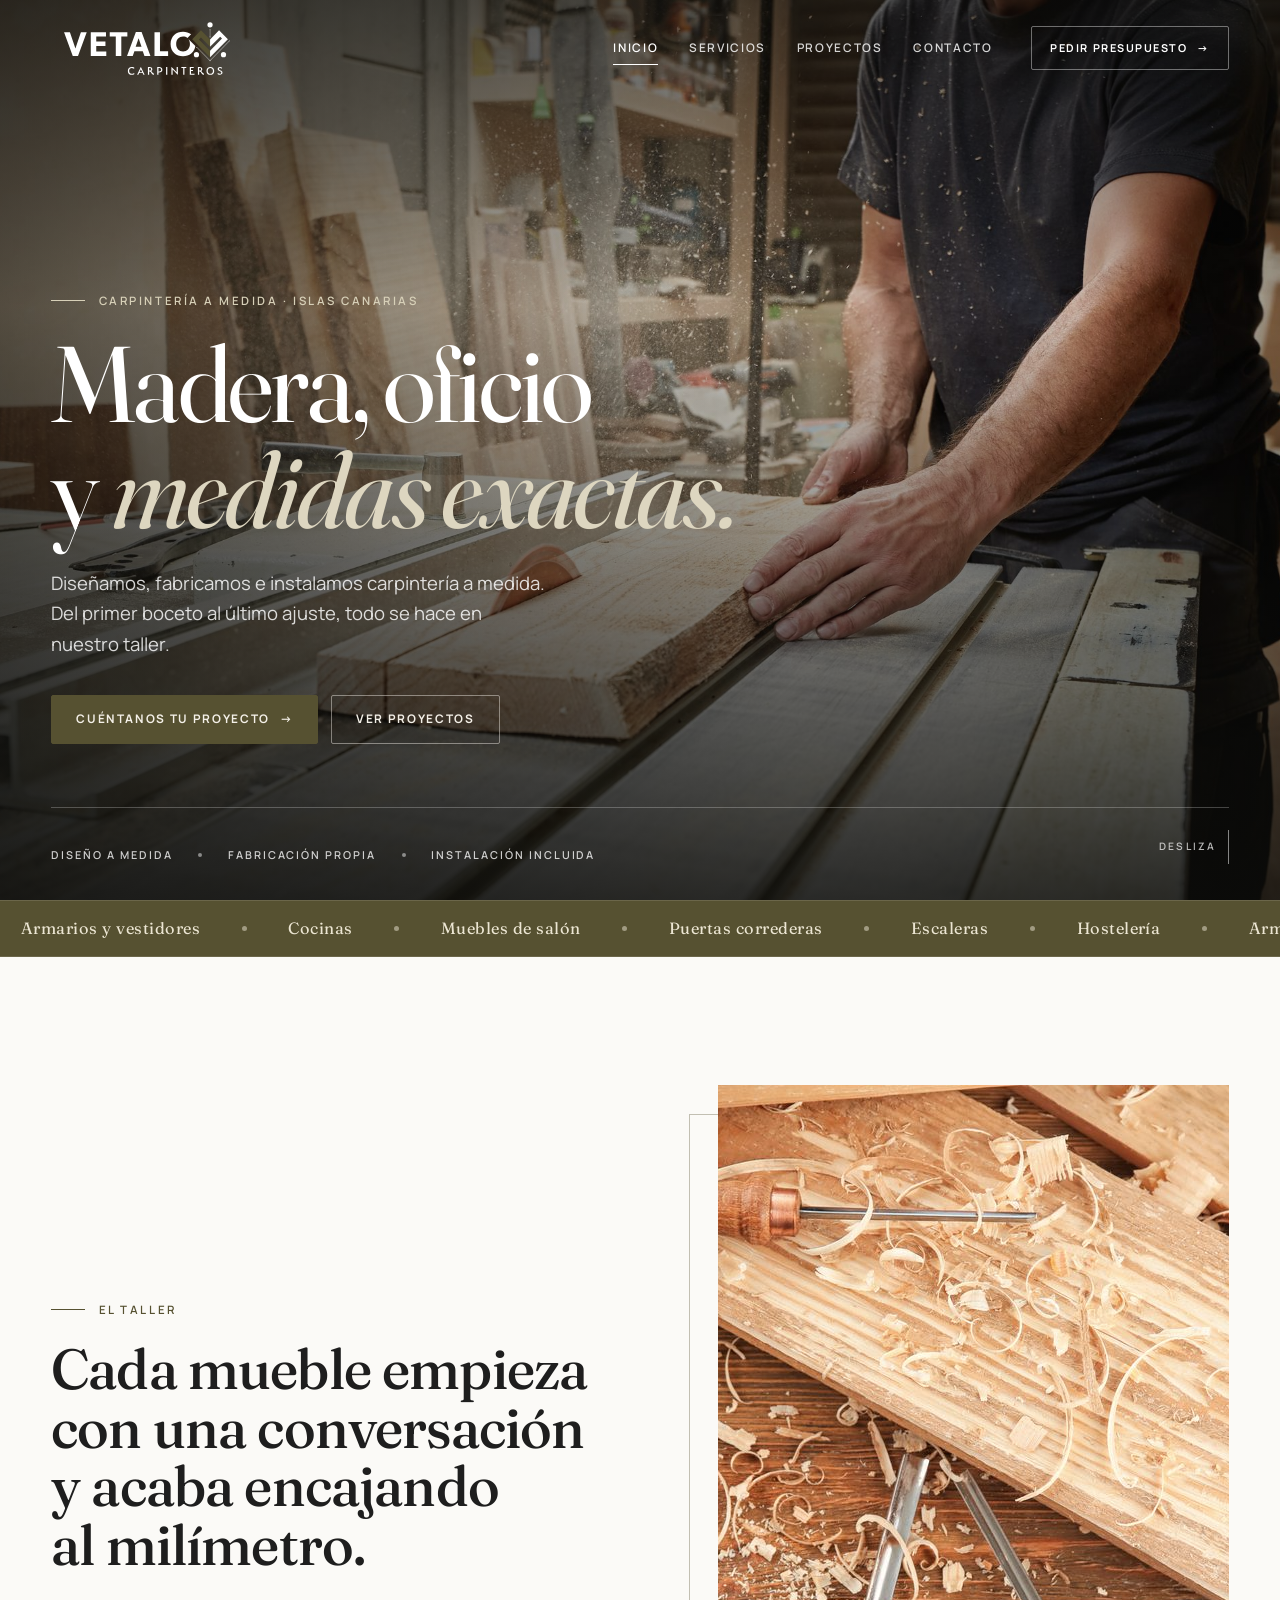
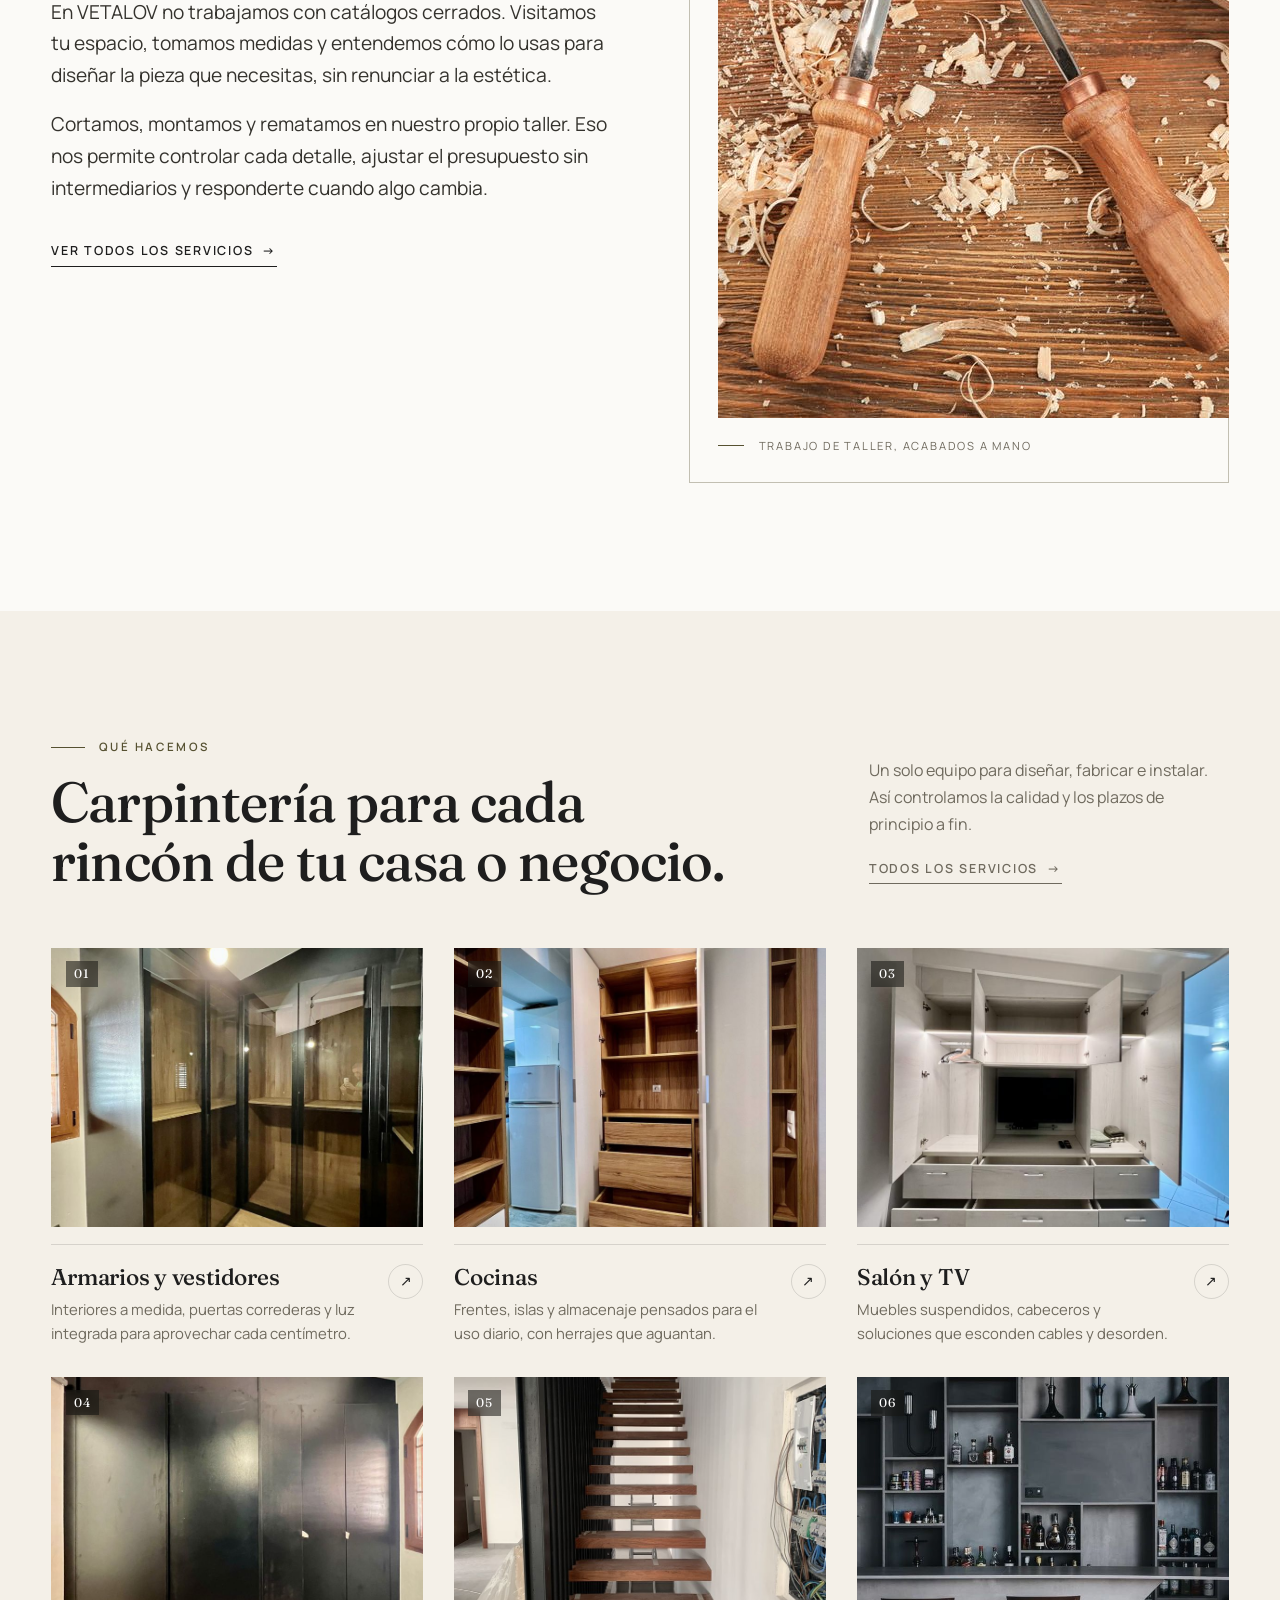
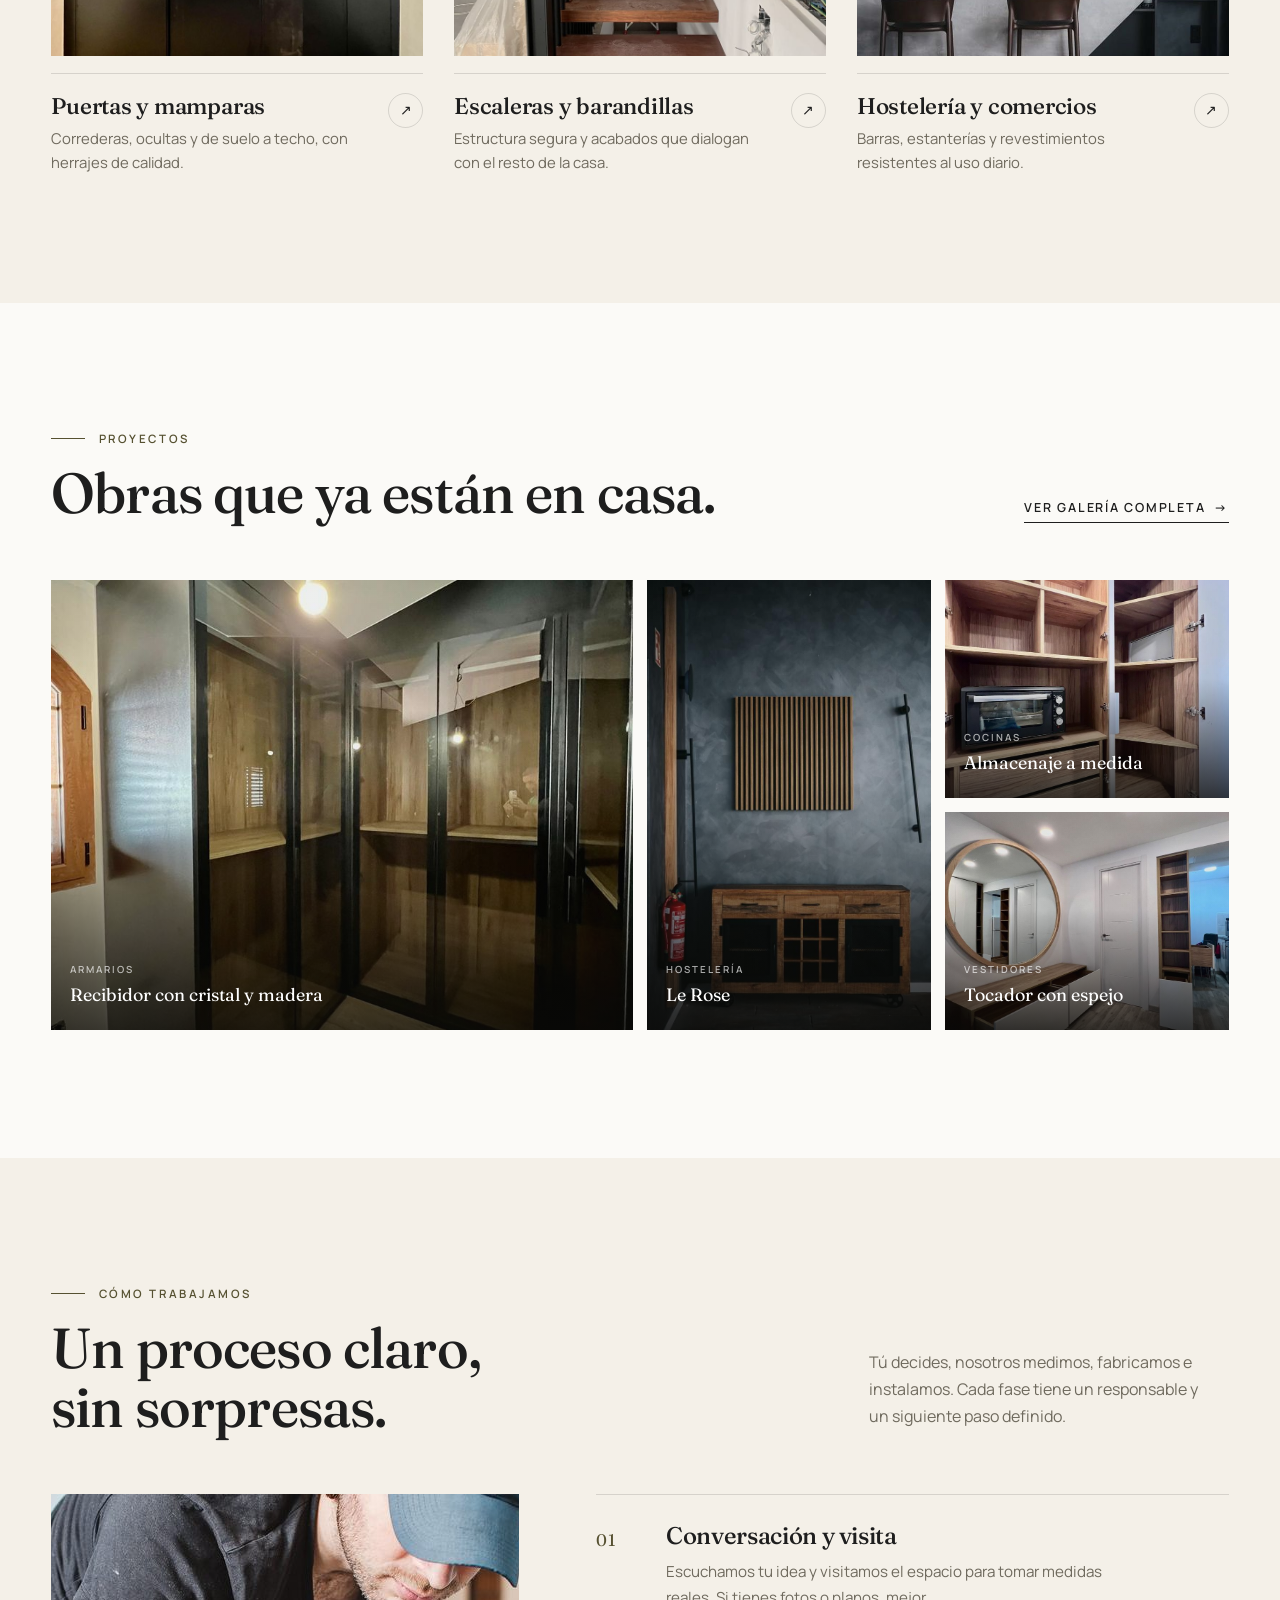
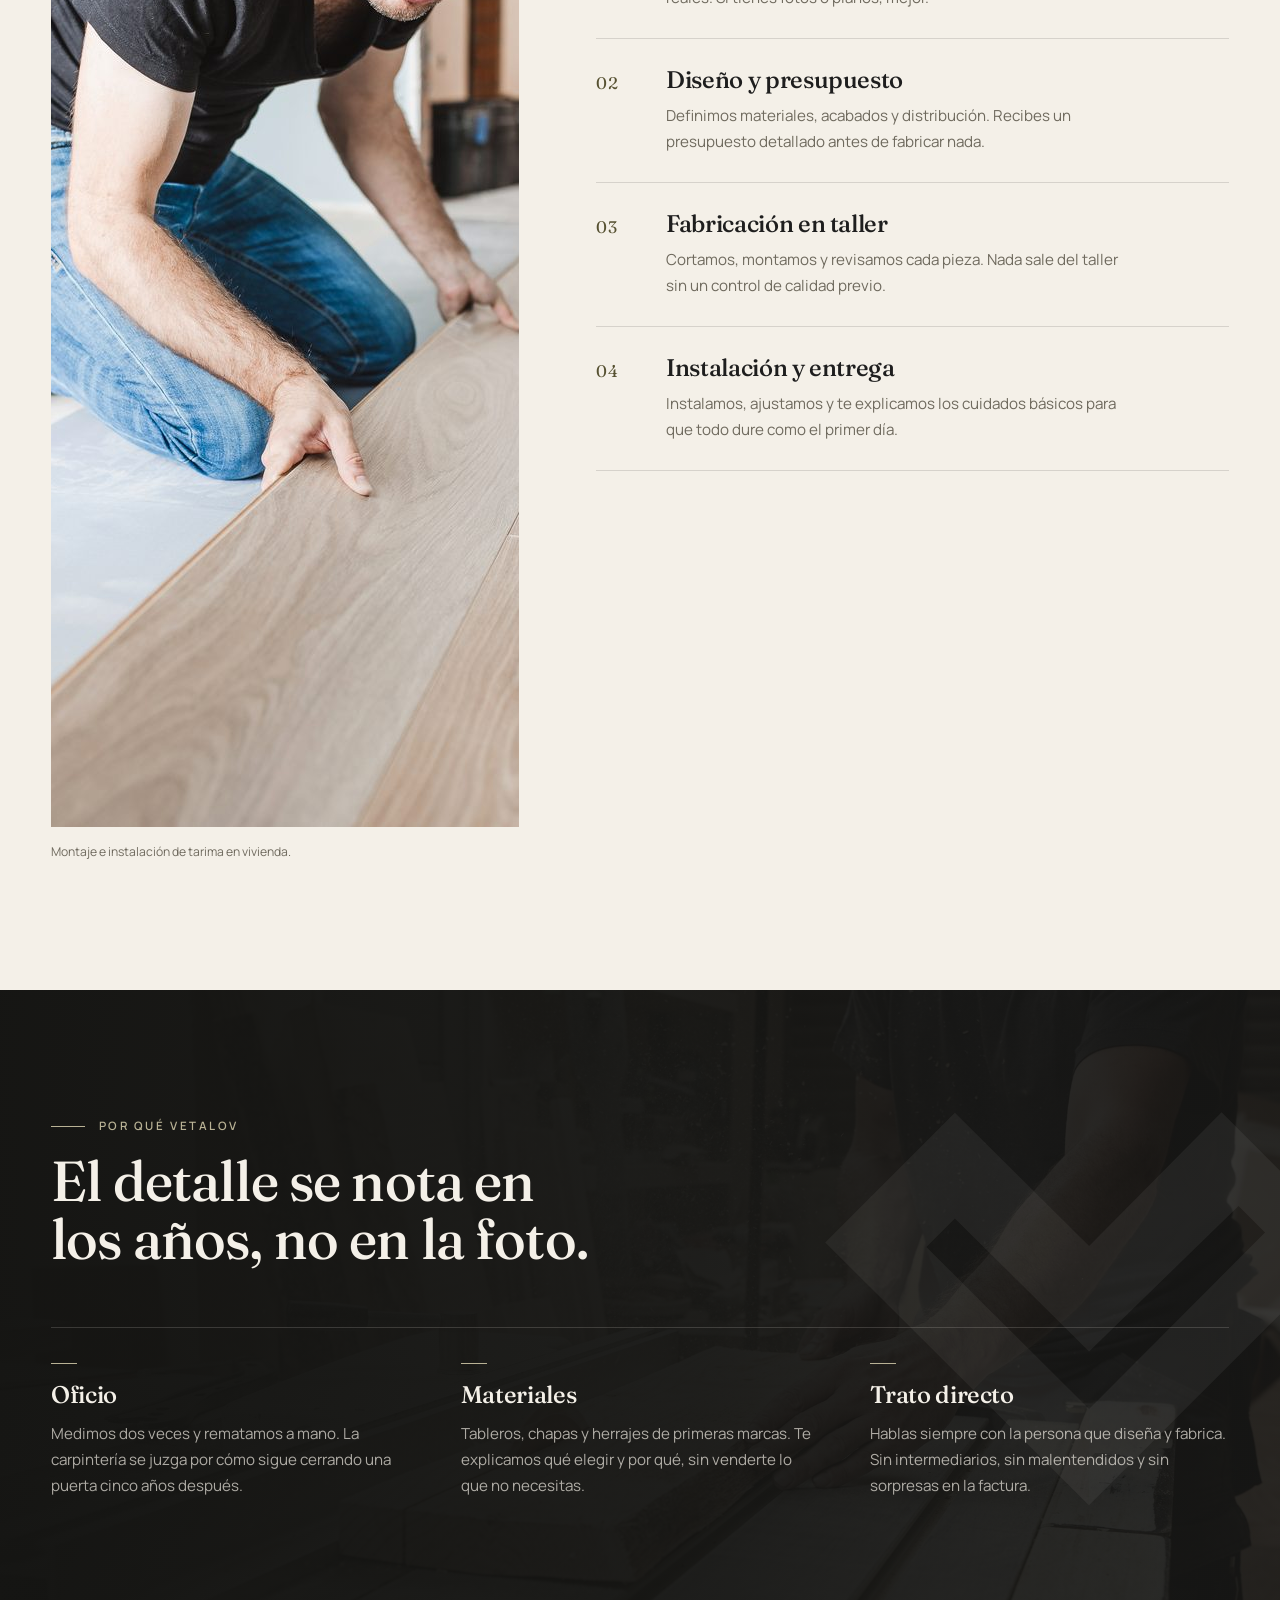
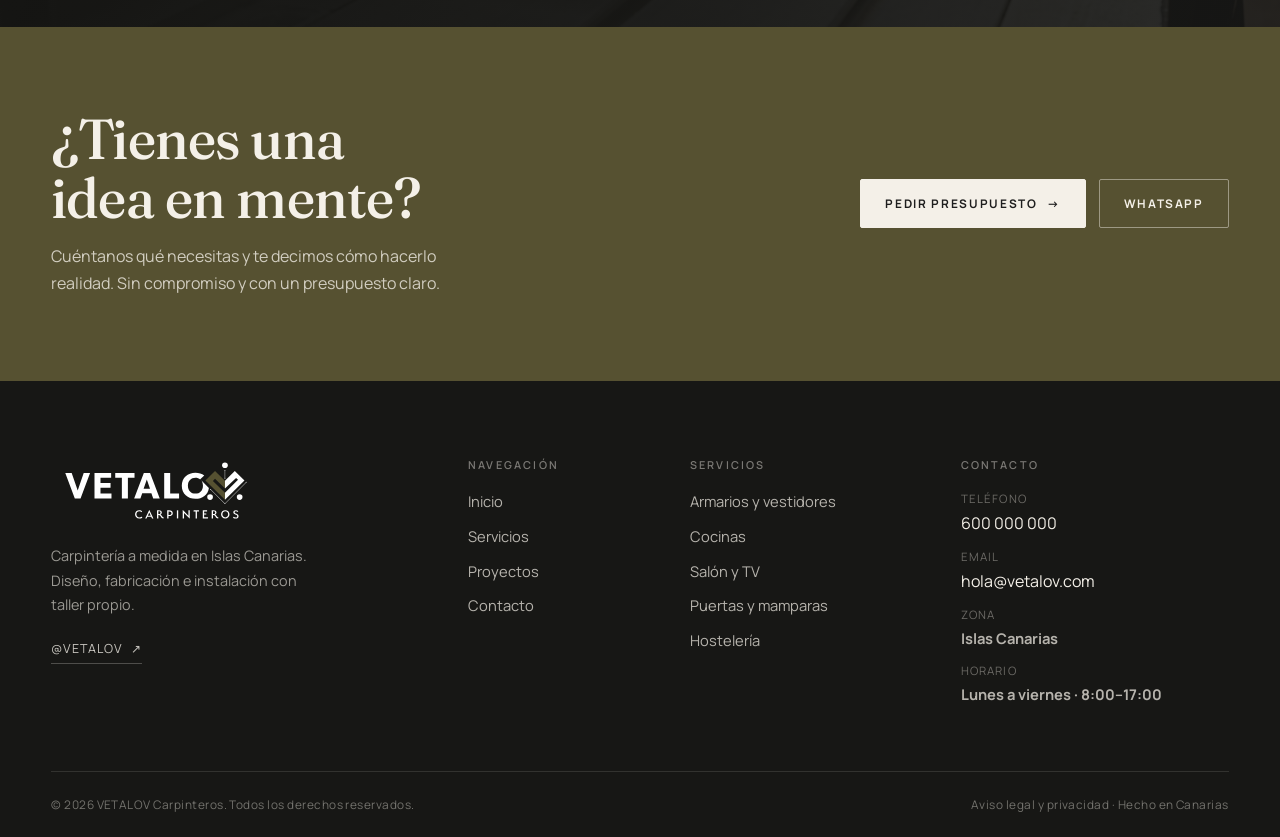
<file: index.html>
<!doctype html>
<html lang="es">
  <head>
    <meta charset="utf-8" />
    <meta name="viewport" content="width=device-width, initial-scale=1" />
    <script>
      document.documentElement.classList.add("js");
    </script>
    <title>VETALOV Carpinteros | Carpintería a medida en Canarias</title>
    <meta
      name="description"
      content="Carpintería a medida en Canarias: armarios, vestidores, cocinas, puertas, escaleras y mobiliario para hostelería. Diseño, fabricación propia e instalación."
    />
    <meta name="theme-color" content="#1e1e1e" />
    <link rel="icon" href="assets/img/favicon.svg" type="image/svg+xml" />
    <link
      rel="icon"
      href="assets/img/icons/icon-32.png"
      sizes="32x32"
      type="image/png"
    />
    <link rel="apple-touch-icon" href="assets/img/icons/icon-180.png" />

    <meta property="og:type" content="website" />
    <meta property="og:locale" content="es_ES" />
    <meta property="og:site_name" content="VETALOV Carpinteros" />
    <meta
      property="og:title"
      content="VETALOV Carpinteros | Carpintería a medida en Canarias"
    />
    <meta
      property="og:description"
      content="Diseñamos, fabricamos e instalamos carpintería a medida. Del primer boceto al último ajuste, todo se hace en nuestro taller."
    />
    <meta property="og:image" content="assets/img/og-vetalov.jpg" />
    <meta name="twitter:card" content="summary_large_image" />

    <link rel="preconnect" href="https://fonts.googleapis.com" />
    <link rel="preconnect" href="https://fonts.gstatic.com" crossorigin />
    <link
      href="https://fonts.googleapis.com/css2?family=Fraunces:ital,opsz,wght@0,9..144,300..700;1,9..144,300..600&amp;family=Manrope:wght@300..800&amp;display=swap"
      rel="stylesheet"
    />
    <link rel="stylesheet" href="assets/css/styles.css" />
  </head>

  <body class="home">
    <a class="skip-link" href="#main">Saltar al contenido</a>

    <header class="site-header site-header--transparent" data-header>
      <div class="container site-header__inner">
        <a class="brand" href="index.html" aria-label="VETALOV Carpinteros, inicio">
          <img
            class="brand__logo brand__logo--color"
            src="assets/img/logo-vetalov.svg"
            alt="VETALOV Carpinteros"
            width="2062"
            height="646"
          />
          <img
            class="brand__logo brand__logo--white"
            src="assets/img/logo-vetalov-blanco.svg"
            alt=""
            aria-hidden="true"
            width="2062"
            height="646"
          />
        </a>

        <nav class="nav" aria-label="Navegación principal">
          <a class="nav__link" href="index.html" aria-current="page">Inicio</a>
          <a class="nav__link" href="servicios.html">Servicios</a>
          <a class="nav__link" href="proyectos.html">Proyectos</a>
          <a class="nav__link" href="contacto.html">Contacto</a>
        </nav>

        <a class="btn btn--primary site-header__cta" href="contacto.html"
          >Pedir presupuesto <span aria-hidden="true">→</span></a
        >

        <button
          class="nav-toggle"
          type="button"
          aria-expanded="false"
          aria-controls="menu-movil"
          aria-label="Abrir menú"
          data-nav-toggle
        >
          <span class="nav-toggle__bars" aria-hidden="true"></span>
        </button>
      </div>
    </header>

    <div class="mobile-menu" id="menu-movil" aria-hidden="true">
      <nav aria-label="Navegación móvil">
        <a href="index.html" aria-current="page">Inicio</a>
        <a href="servicios.html">Servicios</a>
        <a href="proyectos.html">Proyectos</a>
        <a href="contacto.html">Contacto</a>
      </nav>
      <div class="mobile-menu__foot">
        <a href="#" data-site-link="phone"><span data-site="phoneDisplay">600 000 000</span></a>
        <a href="#" data-site-link="email"><span data-site="email">hola@vetalov.com</span></a>
        <a class="btn btn--primary" href="contacto.html">Pedir presupuesto</a>
      </div>
    </div>

    <main id="main">
      <!-- Portada ------------------------------------------------------- -->
      <section class="hero">
        <div class="hero__media">
          <img
            src="assets/img/taller-2000.jpg"
            srcset="
              assets/img/taller-1000.jpg 1000w,
              assets/img/taller-2000.jpg 2000w
            "
            sizes="100vw"
            alt="Carpintero cortando una pieza de madera en el taller de VETALOV"
            width="2000"
            height="1333"
            fetchpriority="high"
            decoding="async"
          />
        </div>

        <div class="container hero__inner">
          <p class="eyebrow">
            <span
              >Carpintería a medida ·
              <span data-site="area">Islas Canarias</span></span
            >
          </p>
          <h1>Madera, oficio<br />y <em>medidas exactas.</em></h1>
          <p class="hero__lead">
            Diseñamos, fabricamos e instalamos carpintería a medida. Del primer
            boceto al último ajuste, todo se hace en nuestro taller.
          </p>
          <div class="btn-row">
            <a class="btn btn--primary" href="contacto.html"
              >Cuéntanos tu proyecto <span aria-hidden="true">→</span></a
            >
            <a class="btn btn--outline-light" href="proyectos.html"
              >Ver proyectos</a
            >
          </div>

          <div class="hero__meta">
            <div class="hero__tags">
              <span>Diseño a medida</span>
              <span>Fabricación propia</span>
              <span>Instalación incluida</span>
            </div>
            <span class="hero__scroll">Desliza</span>
          </div>
        </div>
      </section>

      <!-- Cinta --------------------------------------------------------- -->
      <div class="marquee" aria-hidden="true">
        <div class="marquee__track">
          <div class="marquee__group">
            <span>Armarios y vestidores</span>
            <span>Cocinas</span>
            <span>Muebles de salón</span>
            <span>Puertas correderas</span>
            <span>Escaleras</span>
            <span>Hostelería</span>
          </div>
          <div class="marquee__group">
            <span>Armarios y vestidores</span>
            <span>Cocinas</span>
            <span>Muebles de salón</span>
            <span>Puertas correderas</span>
            <span>Escaleras</span>
            <span>Hostelería</span>
          </div>
        </div>
      </div>

      <!-- El taller ----------------------------------------------------- -->
      <section class="section" id="taller">
        <div class="container intro">
          <div class="intro__body" data-reveal>
            <p class="eyebrow">El taller</p>
            <h2>
              Cada mueble empieza con una conversación y acaba encajando al
              milímetro.
            </h2>
            <p class="lead" style="margin-top: 1.4rem">
              En VETALOV no trabajamos con catálogos cerrados. Visitamos tu
              espacio, tomamos medidas y entendemos cómo lo usas para diseñar la
              pieza que necesitas, sin renunciar a la estética.
            </p>
            <p class="lead">
              Cortamos, montamos y rematamos en nuestro propio taller. Eso nos
              permite controlar cada detalle, ajustar el presupuesto sin
              intermediarios y responderte cuando algo cambia.
            </p>
            <div class="intro__link">
              <a class="text-link" href="servicios.html"
                >Ver todos los servicios <span aria-hidden="true">→</span></a
              >
            </div>
          </div>

          <figure class="intro__media" data-reveal style="--d: 120ms">
            <img
              src="assets/img/artesania-1400.jpg"
              alt="Herramientas de carpintería sobre una mesa de trabajo con virutas de madera"
              width="1400"
              height="933"
              loading="lazy"
              decoding="async"
            />
            <figcaption class="intro__caption">
              Trabajo de taller, acabados a mano
            </figcaption>
          </figure>
        </div>
      </section>

      <!-- Servicios ----------------------------------------------------- -->
      <section class="section section--cream" id="servicios">
        <div class="container">
          <div class="section-head" data-reveal>
            <div>
              <p class="eyebrow">Qué hacemos</p>
              <h2 class="section-head__title">
                Carpintería para cada rincón de tu casa o negocio.
              </h2>
            </div>
            <p class="section-head__aside">
              Un solo equipo para diseñar, fabricar e instalar. Así controlamos
              la calidad y los plazos de principio a fin.
              <br /><a class="text-link" href="servicios.html" style="margin-top: 1.2rem"
                >Todos los servicios <span aria-hidden="true">→</span></a
              >
            </p>
          </div>

          <div class="services-grid">
            <a class="card" href="servicios.html#armarios" data-reveal>
              <div class="card__media">
                <img
                  src="assets/img/proyectos/recibidor-cristal-800.jpg"
                  alt="Recibidor con armario de madera y puertas de cristal"
                  width="800"
                  height="1067"
                  loading="lazy"
                  decoding="async"
                />
                <span class="card__index">01</span>
              </div>
              <div class="card__body">
                <div>
                  <h3 class="card__title">Armarios y vestidores</h3>
                  <p class="card__text">
                    Interiores a medida, puertas correderas y luz integrada para
                    aprovechar cada centímetro.
                  </p>
                </div>
                <span class="card__arrow" aria-hidden="true">↗</span>
              </div>
            </a>

            <a class="card" href="servicios.html#cocinas" data-reveal style="--d: 80ms">
              <div class="card__media">
                <img
                  src="assets/img/proyectos/cocina-roble-800.jpg"
                  alt="Cocina con almacenaje en madera natural"
                  width="800"
                  height="1067"
                  loading="lazy"
                  decoding="async"
                />
                <span class="card__index">02</span>
              </div>
              <div class="card__body">
                <div>
                  <h3 class="card__title">Cocinas</h3>
                  <p class="card__text">
                    Frentes, islas y almacenaje pensados para el uso diario, con
                    herrajes que aguantan.
                  </p>
                </div>
                <span class="card__arrow" aria-hidden="true">↗</span>
              </div>
            </a>

            <a class="card" href="servicios.html#salon" data-reveal style="--d: 160ms">
              <div class="card__media">
                <img
                  src="assets/img/proyectos/mueble-tv-abatible-800.jpg"
                  alt="Mueble de televisión a medida con almacenaje integrado"
                  width="767"
                  height="1024"
                  loading="lazy"
                  decoding="async"
                />
                <span class="card__index">03</span>
              </div>
              <div class="card__body">
                <div>
                  <h3 class="card__title">Salón y TV</h3>
                  <p class="card__text">
                    Muebles suspendidos, cabeceros y soluciones que esconden
                    cables y desorden.
                  </p>
                </div>
                <span class="card__arrow" aria-hidden="true">↗</span>
              </div>
            </a>

            <a class="card" href="servicios.html#puertas" data-reveal>
              <div class="card__media">
                <img
                  src="assets/img/proyectos/puertas-correderas-800.jpg"
                  alt="Puertas correderas de suelo a techo en madera y cristal"
                  width="800"
                  height="1067"
                  loading="lazy"
                  decoding="async"
                />
                <span class="card__index">04</span>
              </div>
              <div class="card__body">
                <div>
                  <h3 class="card__title">Puertas y mamparas</h3>
                  <p class="card__text">
                    Correderas, ocultas y de suelo a techo, con herrajes de
                    calidad.
                  </p>
                </div>
                <span class="card__arrow" aria-hidden="true">↗</span>
              </div>
            </a>

            <a class="card" href="servicios.html#escaleras" data-reveal style="--d: 80ms">
              <div class="card__media">
                <img
                  src="assets/img/proyectos/escalera-lamas-800.jpg"
                  alt="Escalera con balaustrada de lamas de madera"
                  width="800"
                  height="1067"
                  loading="lazy"
                  decoding="async"
                />
                <span class="card__index">05</span>
              </div>
              <div class="card__body">
                <div>
                  <h3 class="card__title">Escaleras y barandillas</h3>
                  <p class="card__text">
                    Estructura segura y acabados que dialogan con el resto de la
                    casa.
                  </p>
                </div>
                <span class="card__arrow" aria-hidden="true">↗</span>
              </div>
            </a>

            <a class="card" href="servicios.html#hosteleria" data-reveal style="--d: 160ms">
              <div class="card__media">
                <img
                  src="assets/img/proyectos/barra-bar-800.jpg"
                  alt="Barra de bar y estantería de madera a medida"
                  width="708"
                  height="889"
                  loading="lazy"
                  decoding="async"
                />
                <span class="card__index">06</span>
              </div>
              <div class="card__body">
                <div>
                  <h3 class="card__title">Hostelería y comercios</h3>
                  <p class="card__text">
                    Barras, estanterías y revestimientos resistentes al uso
                    diario.
                  </p>
                </div>
                <span class="card__arrow" aria-hidden="true">↗</span>
              </div>
            </a>
          </div>
        </div>
      </section>

      <!-- Proyectos ----------------------------------------------------- -->
      <section class="section" id="proyectos">
        <div class="container">
          <div class="section-head" data-reveal>
            <div>
              <p class="eyebrow">Proyectos</p>
              <h2 class="section-head__title">Obras que ya están en casa.</h2>
            </div>
            <a class="text-link" href="proyectos.html"
              >Ver galería completa <span aria-hidden="true">→</span></a
            >
          </div>

          <div class="featured-grid">
            <a
              class="featured-tile featured-tile--wide"
              href="proyectos.html"
              data-reveal
            >
              <img
                src="assets/img/proyectos/recibidor-cristal-800.jpg"
                alt="Recibidor con armario de madera y puertas de cristal"
                width="800"
                height="1067"
                loading="lazy"
                decoding="async"
              />
              <span class="featured-tile__caption">
                <span class="featured-tile__cat">Armarios</span>
                <span class="featured-tile__title">Recibidor con cristal y madera</span>
              </span>
            </a>

            <a class="featured-tile featured-tile--tall" href="proyectos.html" data-reveal style="--d: 80ms">
              <img
                src="assets/img/proyectos/lamas-aparador-800.jpg"
                alt="Aparador de madera junto a un panel de lamas en un local"
                width="684"
                height="1024"
                loading="lazy"
                decoding="async"
              />
              <span class="featured-tile__caption">
                <span class="featured-tile__cat">Hostelería</span>
                <span class="featured-tile__title">Le Rose</span>
              </span>
            </a>

            <a class="featured-tile" href="proyectos.html" data-reveal style="--d: 120ms">
              <img
                src="assets/img/proyectos/cocina-almacenaje-800.jpg"
                alt="Almacenaje de cocina a medida en madera"
                width="800"
                height="1068"
                loading="lazy"
                decoding="async"
              />
              <span class="featured-tile__caption">
                <span class="featured-tile__cat">Cocinas</span>
                <span class="featured-tile__title">Almacenaje a medida</span>
              </span>
            </a>

            <a class="featured-tile" href="proyectos.html" data-reveal style="--d: 160ms">
              <img
                src="assets/img/proyectos/tocador-espejo-800.jpg"
                alt="Tocador de madera con espejo redondo y cajonera"
                width="800"
                height="1068"
                loading="lazy"
                decoding="async"
              />
              <span class="featured-tile__caption">
                <span class="featured-tile__cat">Vestidores</span>
                <span class="featured-tile__title">Tocador con espejo</span>
              </span>
            </a>
          </div>
        </div>
      </section>

      <!-- Proceso ------------------------------------------------------- -->
      <section class="section section--cream" id="proceso">
        <div class="container">
          <div class="section-head" data-reveal>
            <div>
              <p class="eyebrow">Cómo trabajamos</p>
              <h2 class="section-head__title">Un proceso claro, sin sorpresas.</h2>
            </div>
            <p class="section-head__aside">
              Tú decides, nosotros medimos, fabricamos e instalamos. Cada fase
              tiene un responsable y un siguiente paso definido.
            </p>
          </div>

          <div class="process">
            <figure class="process__media" data-reveal>
              <img
                src="assets/img/instalacion-1400.jpg"
                alt="Instalación de tarima de madera en una vivienda"
                width="1400"
                height="933"
                loading="lazy"
                decoding="async"
              />
              <figcaption>
                Montaje e instalación de tarima en vivienda.
              </figcaption>
            </figure>

            <div class="steps" data-reveal style="--d: 100ms">
              <div class="step">
                <span class="step__num">01</span>
                <div>
                  <h3>Conversación y visita</h3>
                  <p>
                    Escuchamos tu idea y visitamos el espacio para tomar medidas
                    reales. Si tienes fotos o planos, mejor.
                  </p>
                </div>
              </div>
              <div class="step">
                <span class="step__num">02</span>
                <div>
                  <h3>Diseño y presupuesto</h3>
                  <p>
                    Definimos materiales, acabados y distribución. Recibes un
                    presupuesto detallado antes de fabricar nada.
                  </p>
                </div>
              </div>
              <div class="step">
                <span class="step__num">03</span>
                <div>
                  <h3>Fabricación en taller</h3>
                  <p>
                    Cortamos, montamos y revisamos cada pieza. Nada sale del
                    taller sin un control de calidad previo.
                  </p>
                </div>
              </div>
              <div class="step">
                <span class="step__num">04</span>
                <div>
                  <h3>Instalación y entrega</h3>
                  <p>
                    Instalamos, ajustamos y te explicamos los cuidados básicos
                    para que todo dure como el primer día.
                  </p>
                </div>
              </div>
            </div>
          </div>
        </div>
      </section>

      <!-- Valores ------------------------------------------------------- -->
      <section class="section values" id="valores">
        <div class="values__bg">
          <img
            src="assets/img/taller-2000.jpg"
            alt=""
            aria-hidden="true"
            width="2000"
            height="1333"
            loading="lazy"
            decoding="async"
          />
        </div>
        <div class="container">
          <div class="section-head" data-reveal>
            <div>
              <p class="eyebrow eyebrow--light">Por qué VETALOV</p>
              <h2 class="section-head__title">
                El detalle se nota en los años, no en la foto.
              </h2>
            </div>
          </div>

          <div class="values-grid">
            <div class="value" data-reveal>
              <span class="value__mark" aria-hidden="true"></span>
              <h3>Oficio</h3>
              <p>
                Medimos dos veces y rematamos a mano. La carpintería se juzga
                por cómo sigue cerrando una puerta cinco años después.
              </p>
            </div>
            <div class="value" data-reveal style="--d: 90ms">
              <span class="value__mark" aria-hidden="true"></span>
              <h3>Materiales</h3>
              <p>
                Tableros, chapas y herrajes de primeras marcas. Te explicamos
                qué elegir y por qué, sin venderte lo que no necesitas.
              </p>
            </div>
            <div class="value" data-reveal style="--d: 180ms">
              <span class="value__mark" aria-hidden="true"></span>
              <h3>Trato directo</h3>
              <p>
                Hablas siempre con la persona que diseña y fabrica. Sin
                intermediarios, sin malentendidos y sin sorpresas en la factura.
              </p>
            </div>
          </div>
        </div>
      </section>

      <!-- CTA ----------------------------------------------------------- -->
      <section class="cta">
        <div class="container cta__inner">
          <div class="cta__text" data-reveal>
            <h2>¿Tienes una idea en mente?</h2>
            <p>
              Cuéntanos qué necesitas y te decimos cómo hacerlo realidad. Sin
              compromiso y con un presupuesto claro.
            </p>
          </div>
          <div class="btn-row" data-reveal style="--d: 100ms">
            <a class="btn btn--light" href="contacto.html"
              >Pedir presupuesto <span aria-hidden="true">→</span></a
            >
            <a class="btn btn--outline-light" href="#" data-site-link="whatsapp"
              >WhatsApp</a
            >
          </div>
        </div>
      </section>
    </main>

    <!-- Pie ------------------------------------------------------------- -->
    <footer class="site-footer">
      <div class="container">
        <div class="footer-grid">
          <div class="footer-brand">
            <img
              class="footer-brand__logo"
              src="assets/img/logo-vetalov-blanco.svg"
              alt="VETALOV Carpinteros"
              width="2062"
              height="646"
              loading="lazy"
            />
            <p>
              Carpintería a medida en <span data-site="area">Islas Canarias</span>.
              Diseño, fabricación e instalación con taller propio.
            </p>
            <a
              class="footer-social"
              href="#"
              data-site-link="instagram"
              ><span data-site="instagramDisplay">@vetalov</span
              > <span aria-hidden="true">↗</span></a
            >
          </div>

          <div class="footer-col">
            <h4>Navegación</h4>
            <ul>
              <li><a href="index.html">Inicio</a></li>
              <li><a href="servicios.html">Servicios</a></li>
              <li><a href="proyectos.html">Proyectos</a></li>
              <li><a href="contacto.html">Contacto</a></li>
            </ul>
          </div>

          <div class="footer-col">
            <h4>Servicios</h4>
            <ul>
              <li><a href="servicios.html#armarios">Armarios y vestidores</a></li>
              <li><a href="servicios.html#cocinas">Cocinas</a></li>
              <li><a href="servicios.html#salon">Salón y TV</a></li>
              <li><a href="servicios.html#puertas">Puertas y mamparas</a></li>
              <li><a href="servicios.html#hosteleria">Hostelería</a></li>
            </ul>
          </div>

          <div class="footer-col footer-col--contact">
            <h4>Contacto</h4>
            <ul class="footer-contact">
              <li>
                <span>Teléfono</span>
                <a href="#" data-site-link="phone"
                  ><span data-site="phoneDisplay">600 000 000</span></a
                >
              </li>
              <li>
                <span>Email</span>
                <a href="#" data-site-link="email"
                  ><span data-site="email">hola@vetalov.com</span></a
                >
              </li>
              <li>
                <span>Zona</span>
                <strong><span data-site="area">Islas Canarias</span></strong>
              </li>
              <li>
                <span>Horario</span>
                <strong><span data-site="hours">Lunes a viernes · 8:00–17:00</span></strong>
              </li>
            </ul>
          </div>
        </div>

        <div class="footer-bottom">
          <p>© <span data-year>2026</span> VETALOV Carpinteros. Todos los derechos reservados.</p>
          <p>
            <a href="aviso-legal.html">Aviso legal y privacidad</a> ·
            Hecho en Canarias
          </p>
        </div>
      </div>
    </footer>

    <script src="assets/js/site.js"></script>
    <script src="assets/js/main.js"></script>
  </body>
</html>
</file>
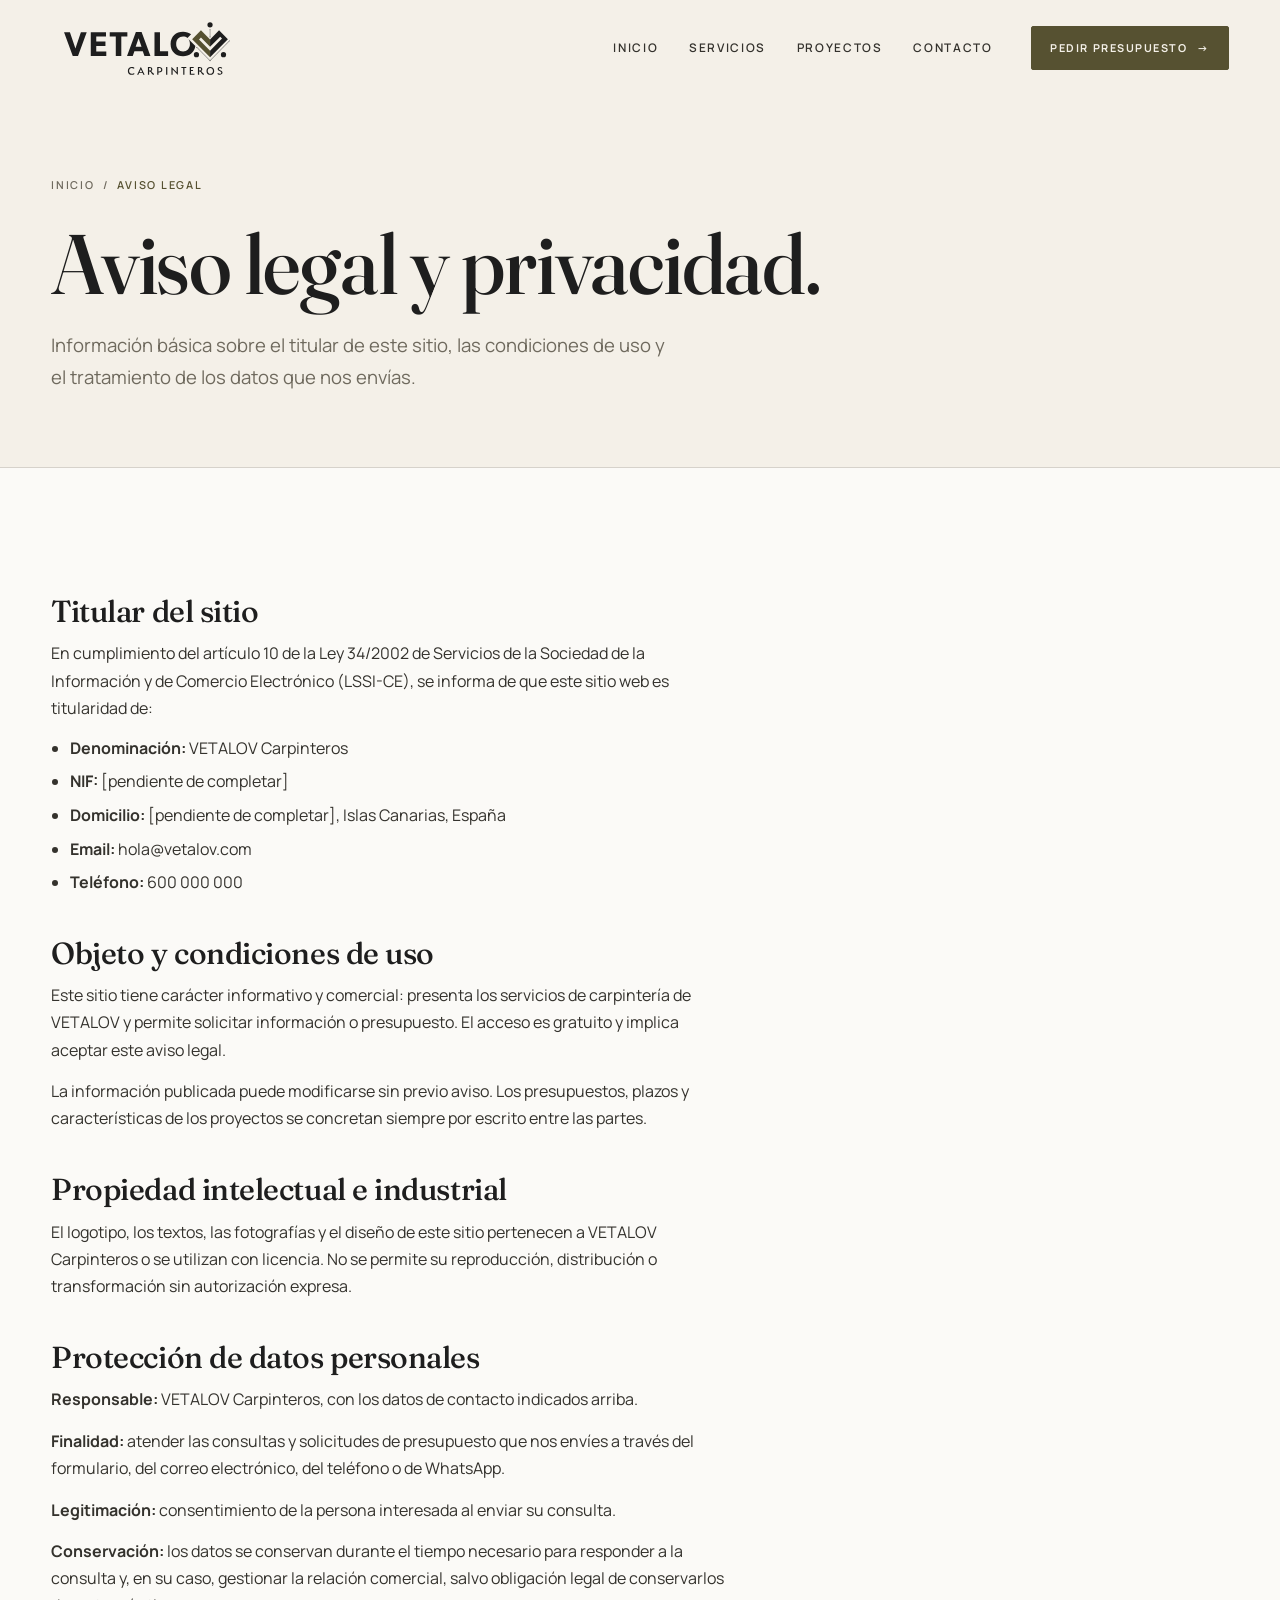
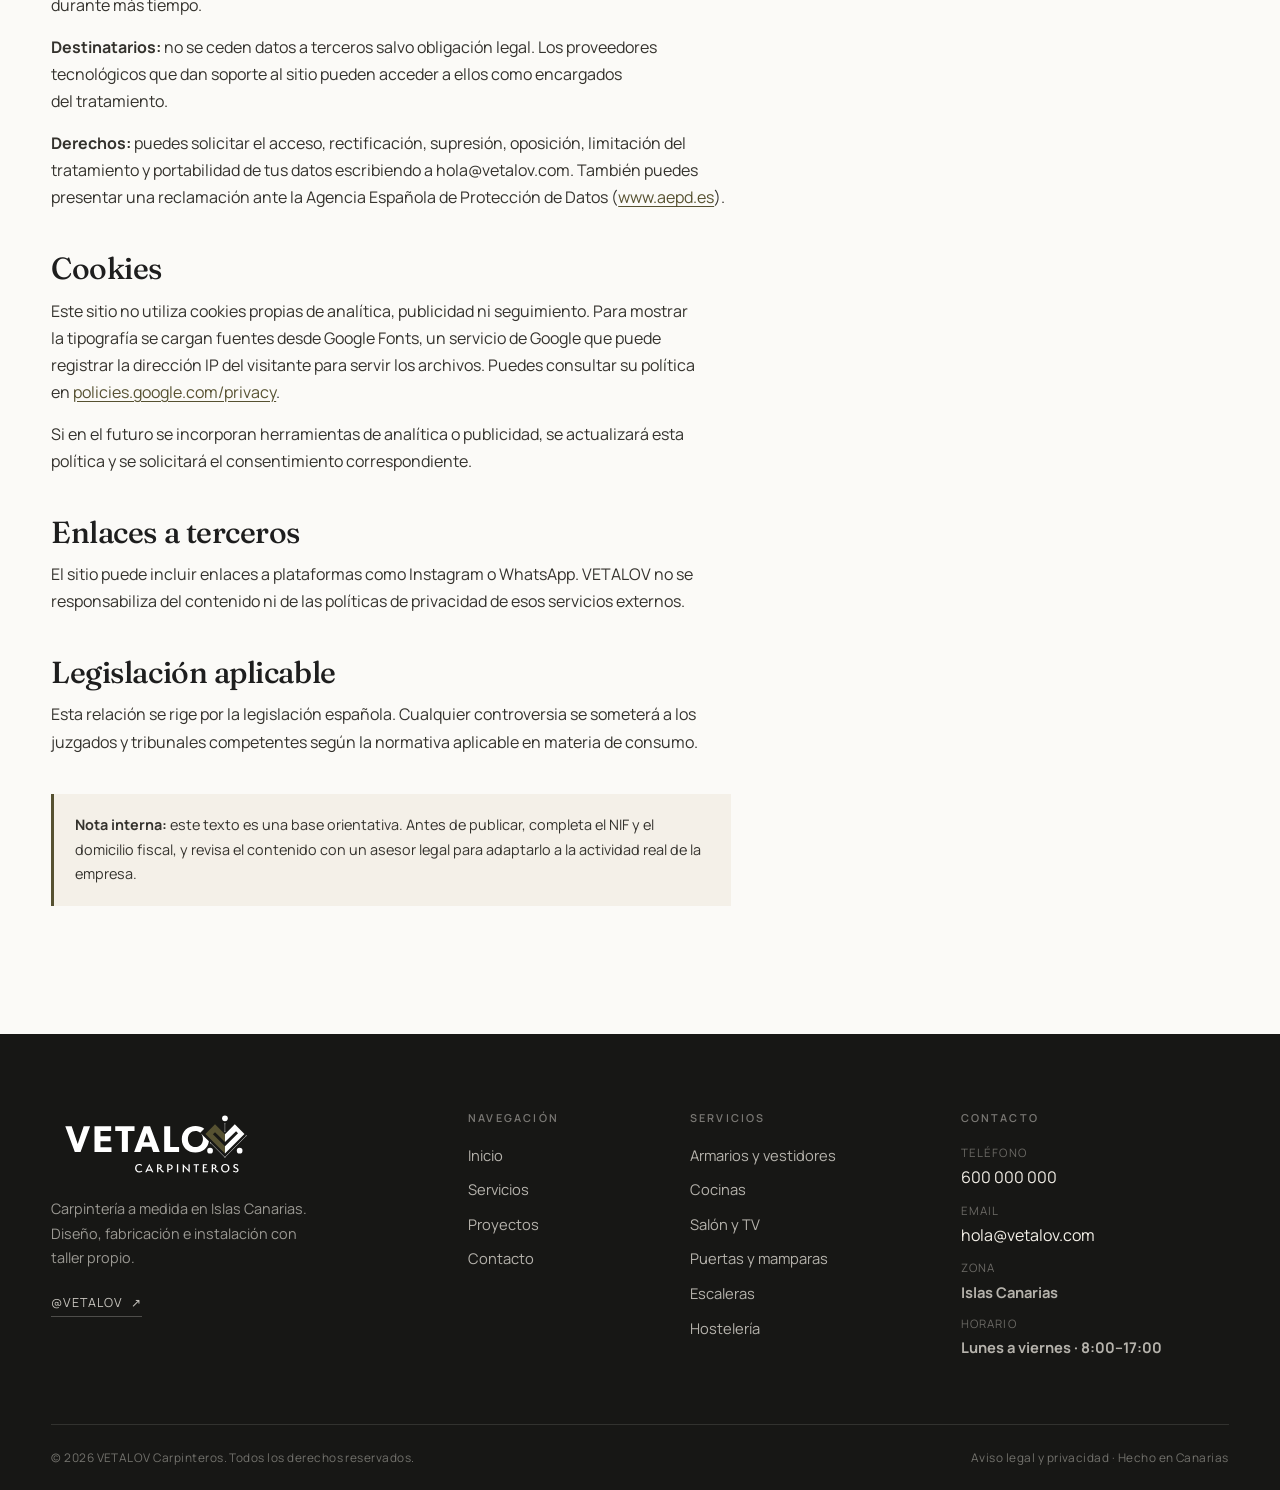
<file: aviso-legal.html>
<!doctype html>
<html lang="es">
  <head>
    <meta charset="utf-8" />
    <meta name="viewport" content="width=device-width, initial-scale=1" />
    <script>
      document.documentElement.classList.add("js");
    </script>
    <title>Aviso legal y privacidad | VETALOV Carpinteros</title>
    <meta
      name="description"
      content="Aviso legal, condiciones de uso y política de privacidad del sitio web de VETALOV Carpinteros."
    />
    <meta name="robots" content="noindex" />
    <meta name="theme-color" content="#1e1e1e" />
    <link rel="icon" href="assets/img/favicon.svg" type="image/svg+xml" />
    <link rel="icon" href="assets/img/icons/icon-32.png" sizes="32x32" type="image/png" />
    <link rel="apple-touch-icon" href="assets/img/icons/icon-180.png" />

    <link rel="preconnect" href="https://fonts.googleapis.com" />
    <link rel="preconnect" href="https://fonts.gstatic.com" crossorigin />
    <link
      href="https://fonts.googleapis.com/css2?family=Fraunces:ital,opsz,wght@0,9..144,300..700;1,9..144,300..600&amp;family=Manrope:wght@300..800&amp;display=swap"
      rel="stylesheet"
    />
    <link rel="stylesheet" href="assets/css/styles.css" />
  </head>

  <body>
    <a class="skip-link" href="#main">Saltar al contenido</a>

    <header class="site-header" data-header>
      <div class="container site-header__inner">
        <a class="brand" href="index.html" aria-label="VETALOV Carpinteros, inicio">
          <img
            class="brand__logo brand__logo--color"
            src="assets/img/logo-vetalov.svg"
            alt="VETALOV Carpinteros"
            width="2062"
            height="646"
          />
          <img
            class="brand__logo brand__logo--white"
            src="assets/img/logo-vetalov-blanco.svg"
            alt=""
            aria-hidden="true"
            width="2062"
            height="646"
          />
        </a>

        <nav class="nav" aria-label="Navegación principal">
          <a class="nav__link" href="index.html">Inicio</a>
          <a class="nav__link" href="servicios.html">Servicios</a>
          <a class="nav__link" href="proyectos.html">Proyectos</a>
          <a class="nav__link" href="contacto.html">Contacto</a>
        </nav>

        <a class="btn btn--primary site-header__cta" href="contacto.html"
          >Pedir presupuesto <span aria-hidden="true">→</span></a
        >

        <button
          class="nav-toggle"
          type="button"
          aria-expanded="false"
          aria-controls="menu-movil"
          aria-label="Abrir menú"
          data-nav-toggle
        >
          <span class="nav-toggle__bars" aria-hidden="true"></span>
        </button>
      </div>
    </header>

    <div class="mobile-menu" id="menu-movil" aria-hidden="true">
      <nav aria-label="Navegación móvil">
        <a href="index.html">Inicio</a>
        <a href="servicios.html">Servicios</a>
        <a href="proyectos.html">Proyectos</a>
        <a href="contacto.html">Contacto</a>
      </nav>
      <div class="mobile-menu__foot">
        <a href="#" data-site-link="phone"><span data-site="phoneDisplay">600 000 000</span></a>
        <a href="#" data-site-link="email"><span data-site="email">hola@vetalov.com</span></a>
        <a class="btn btn--primary" href="contacto.html">Pedir presupuesto</a>
      </div>
    </div>

    <main id="main">
      <section class="page-hero">
        <div class="container">
          <nav class="breadcrumb" aria-label="Migas de pan">
            <a href="index.html">Inicio</a>
            <span aria-hidden="true">/</span>
            <span aria-current="page">Aviso legal</span>
          </nav>
          <h1>Aviso legal y privacidad.</h1>
          <p class="page-hero__lead">
            Información básica sobre el titular de este sitio, las condiciones
            de uso y el tratamiento de los datos que nos envías.
          </p>
        </div>
      </section>

      <section class="section">
        <div class="container">
          <div class="prose">
            <h2>Titular del sitio</h2>
            <p>
              En cumplimiento del artículo 10 de la Ley 34/2002 de Servicios de
              la Sociedad de la Información y de Comercio Electrónico (LSSI-CE),
              se informa de que este sitio web es titularidad de:
            </p>
            <ul>
              <li><strong>Denominación:</strong> VETALOV Carpinteros</li>
              <li><strong>NIF:</strong> [pendiente de completar]</li>
              <li><strong>Domicilio:</strong> [pendiente de completar], Islas Canarias, España</li>
              <li>
                <strong>Email:</strong>
                <span data-site="email">hola@vetalov.com</span>
              </li>
              <li>
                <strong>Teléfono:</strong>
                <span data-site="phoneDisplay">600 000 000</span>
              </li>
            </ul>

            <h2>Objeto y condiciones de uso</h2>
            <p>
              Este sitio tiene carácter informativo y comercial: presenta los
              servicios de carpintería de VETALOV y permite solicitar
              información o presupuesto. El acceso es gratuito y implica aceptar
              este aviso legal.
            </p>
            <p>
              La información publicada puede modificarse sin previo aviso. Los
              presupuestos, plazos y características de los proyectos se
              concretan siempre por escrito entre las partes.
            </p>

            <h2>Propiedad intelectual e industrial</h2>
            <p>
              El logotipo, los textos, las fotografías y el diseño de este sitio
              pertenecen a VETALOV Carpinteros o se utilizan con licencia. No se
              permite su reproducción, distribución o transformación sin
              autorización expresa.
            </p>

            <h2>Protección de datos personales</h2>
            <p>
              <strong>Responsable:</strong> VETALOV Carpinteros, con los datos de
              contacto indicados arriba.
            </p>
            <p>
              <strong>Finalidad:</strong> atender las consultas y solicitudes de
              presupuesto que nos envíes a través del formulario, del correo
              electrónico, del teléfono o de WhatsApp.
            </p>
            <p>
              <strong>Legitimación:</strong> consentimiento de la persona
              interesada al enviar su consulta.
            </p>
            <p>
              <strong>Conservación:</strong> los datos se conservan durante el
              tiempo necesario para responder a la consulta y, en su caso,
              gestionar la relación comercial, salvo obligación legal de
              conservarlos durante más tiempo.
            </p>
            <p>
              <strong>Destinatarios:</strong> no se ceden datos a terceros salvo
              obligación legal. Los proveedores tecnológicos que dan soporte al
              sitio pueden acceder a ellos como encargados del tratamiento.
            </p>
            <p>
              <strong>Derechos:</strong> puedes solicitar el acceso,
              rectificación, supresión, oposición, limitación del tratamiento y
              portabilidad de tus datos escribiendo a
              <span data-site="email">hola@vetalov.com</span>. También puedes
              presentar una reclamación ante la Agencia Española de Protección de
              Datos (<a href="https://www.aepd.es" rel="noopener noreferrer" target="_blank">www.aepd.es</a>).
            </p>

            <h2>Cookies</h2>
            <p>
              Este sitio no utiliza cookies propias de analítica, publicidad ni
              seguimiento. Para mostrar la tipografía se cargan fuentes desde
              Google Fonts, un servicio de Google que puede registrar la
              dirección IP del visitante para servir los archivos. Puedes
              consultar su política en
              <a href="https://policies.google.com/privacy" rel="noopener noreferrer" target="_blank">policies.google.com/privacy</a>.
            </p>
            <p>
              Si en el futuro se incorporan herramientas de analítica o
              publicidad, se actualizará esta política y se solicitará el
              consentimiento correspondiente.
            </p>

            <h2>Enlaces a terceros</h2>
            <p>
              El sitio puede incluir enlaces a plataformas como Instagram o
              WhatsApp. VETALOV no se responsabiliza del contenido ni de las
              políticas de privacidad de esos servicios externos.
            </p>

            <h2>Legislación aplicable</h2>
            <p>
              Esta relación se rige por la legislación española. Cualquier
              controversia se someterá a los juzgados y tribunales competentes
              según la normativa aplicable en materia de consumo.
            </p>

            <div class="notice">
              <strong>Nota interna:</strong> este texto es una base orientativa.
              Antes de publicar, completa el NIF y el domicilio fiscal, y revisa
              el contenido con un asesor legal para adaptarlo a la actividad
              real de la empresa.
            </div>
          </div>
        </div>
      </section>
    </main>

    <footer class="site-footer">
      <div class="container">
        <div class="footer-grid">
          <div class="footer-brand">
            <img
              class="footer-brand__logo"
              src="assets/img/logo-vetalov-blanco.svg"
              alt="VETALOV Carpinteros"
              width="2062"
              height="646"
              loading="lazy"
            />
            <p>
              Carpintería a medida en <span data-site="area">Islas Canarias</span>.
              Diseño, fabricación e instalación con taller propio.
            </p>
            <a class="footer-social" href="#" data-site-link="instagram"
              ><span data-site="instagramDisplay">@vetalov</span>
              <span aria-hidden="true">↗</span></a
            >
          </div>

          <div class="footer-col">
            <h4>Navegación</h4>
            <ul>
              <li><a href="index.html">Inicio</a></li>
              <li><a href="servicios.html">Servicios</a></li>
              <li><a href="proyectos.html">Proyectos</a></li>
              <li><a href="contacto.html">Contacto</a></li>
            </ul>
          </div>

          <div class="footer-col">
            <h4>Servicios</h4>
            <ul>
              <li><a href="servicios.html#armarios">Armarios y vestidores</a></li>
              <li><a href="servicios.html#cocinas">Cocinas</a></li>
              <li><a href="servicios.html#salon">Salón y TV</a></li>
              <li><a href="servicios.html#puertas">Puertas y mamparas</a></li>
              <li><a href="servicios.html#escaleras">Escaleras</a></li>
              <li><a href="servicios.html#hosteleria">Hostelería</a></li>
            </ul>
          </div>

          <div class="footer-col footer-col--contact">
            <h4>Contacto</h4>
            <ul class="footer-contact">
              <li>
                <span>Teléfono</span>
                <a href="#" data-site-link="phone"
                  ><span data-site="phoneDisplay">600 000 000</span></a
                >
              </li>
              <li>
                <span>Email</span>
                <a href="#" data-site-link="email"
                  ><span data-site="email">hola@vetalov.com</span></a
                >
              </li>
              <li>
                <span>Zona</span>
                <strong><span data-site="area">Islas Canarias</span></strong>
              </li>
              <li>
                <span>Horario</span>
                <strong><span data-site="hours">Lunes a viernes · 8:00–17:00</span></strong>
              </li>
            </ul>
          </div>
        </div>

        <div class="footer-bottom">
          <p>© <span data-year>2026</span> VETALOV Carpinteros. Todos los derechos reservados.</p>
          <p>
            <a href="aviso-legal.html">Aviso legal y privacidad</a> ·
            Hecho en Canarias
          </p>
        </div>
      </div>
    </footer>

    <script src="assets/js/site.js"></script>
    <script src="assets/js/main.js"></script>
  </body>
</html>
</file>
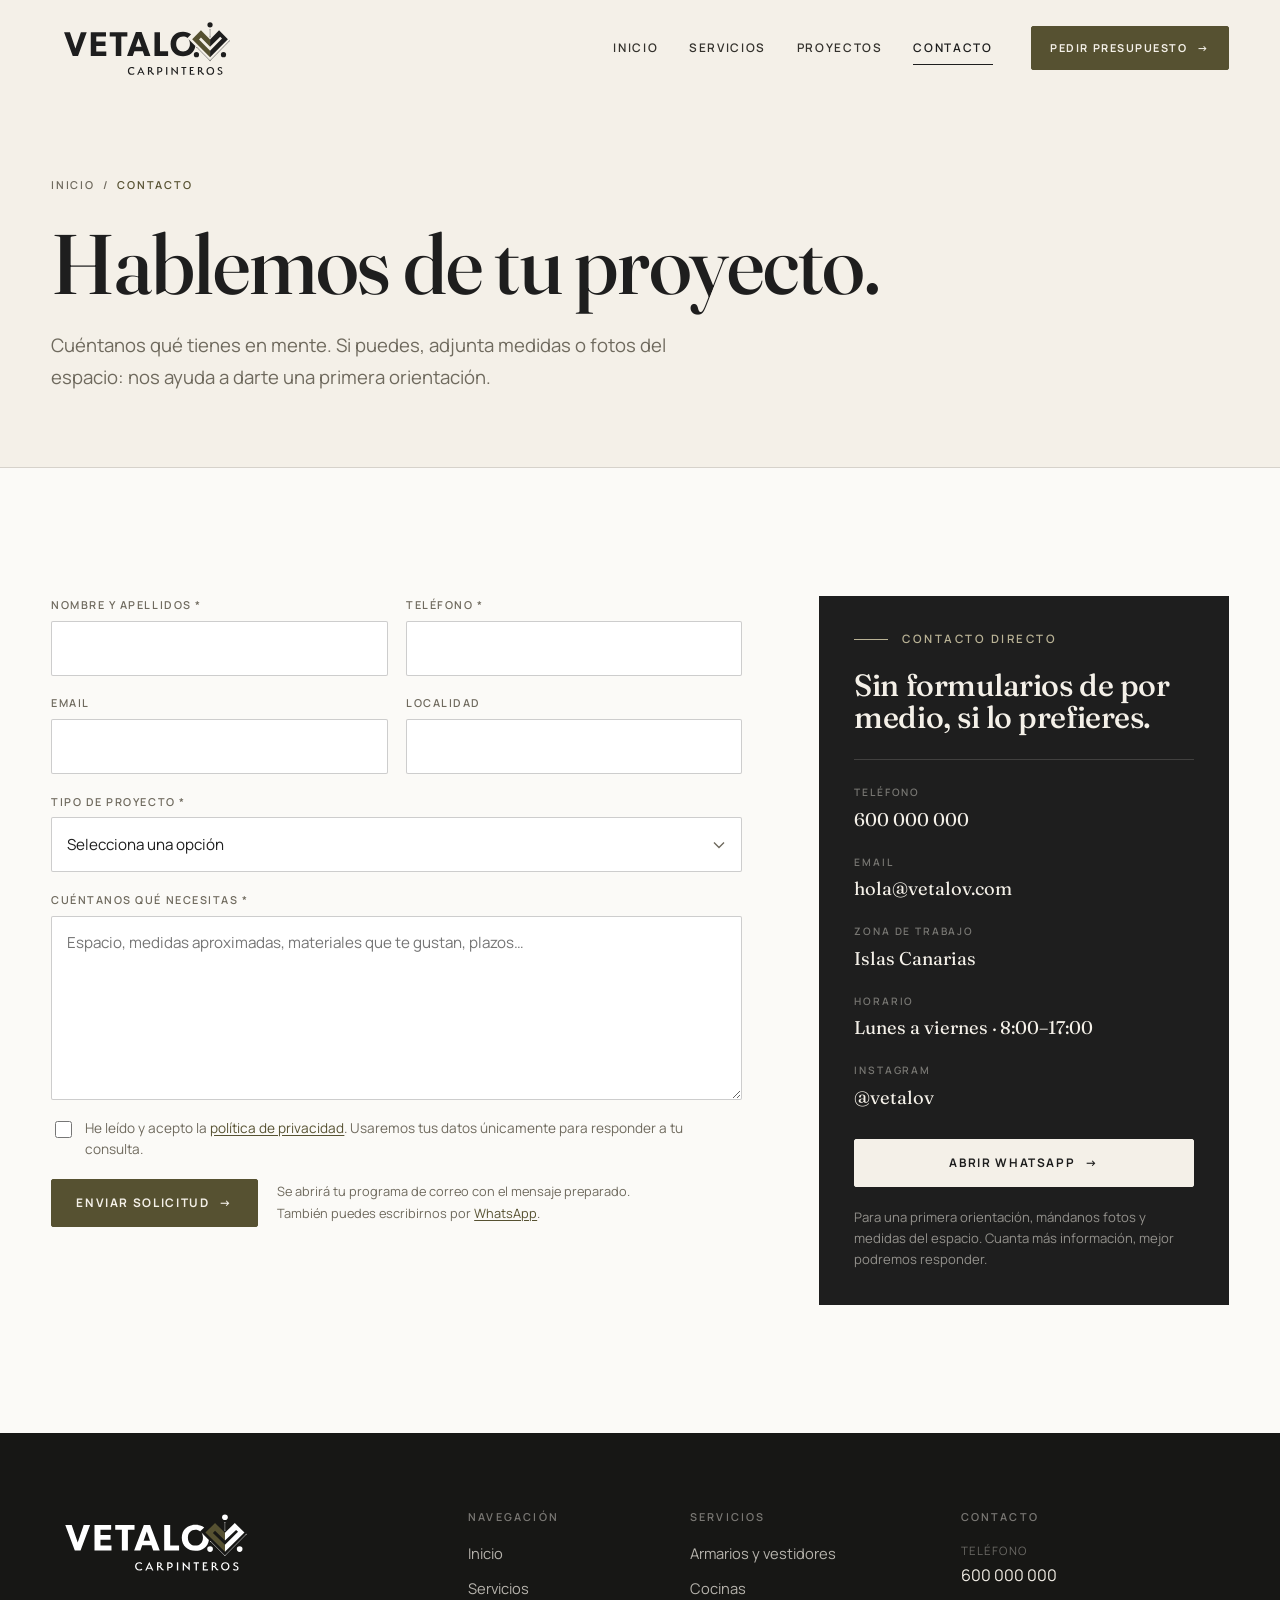
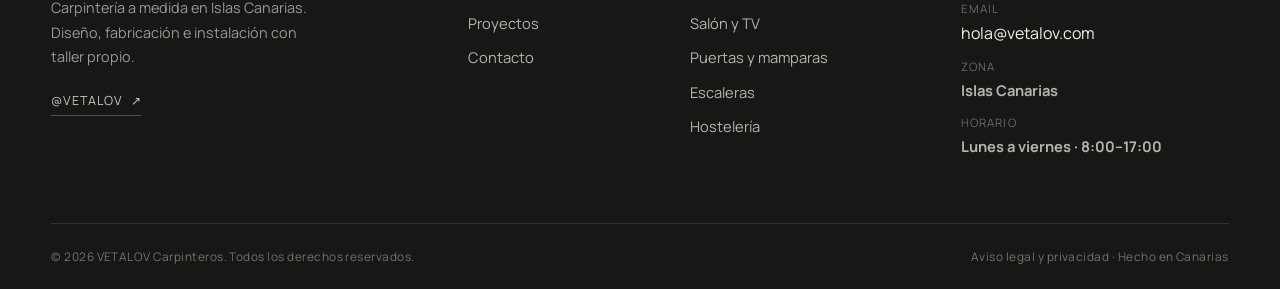
<file: contacto.html>
<!doctype html>
<html lang="es">
  <head>
    <meta charset="utf-8" />
    <meta name="viewport" content="width=device-width, initial-scale=1" />
    <script>
      document.documentElement.classList.add("js");
    </script>
    <title>Contacto | VETALOV Carpinteros</title>
    <meta
      name="description"
      content="Cuéntanos tu proyecto de carpintería a medida. Escríbenos, llámanos o mándanos fotos y medidas por WhatsApp. Presupuesto sin compromiso en Canarias."
    />
    <meta name="theme-color" content="#1e1e1e" />
    <link rel="icon" href="assets/img/favicon.svg" type="image/svg+xml" />
    <link rel="icon" href="assets/img/icons/icon-32.png" sizes="32x32" type="image/png" />
    <link rel="apple-touch-icon" href="assets/img/icons/icon-180.png" />

    <meta property="og:type" content="website" />
    <meta property="og:locale" content="es_ES" />
    <meta property="og:site_name" content="VETALOV Carpinteros" />
    <meta property="og:title" content="Contacto | VETALOV Carpinteros" />
    <meta
      property="og:description"
      content="Cuéntanos qué necesitas y te decimos cómo hacerlo realidad. Presupuesto claro y sin compromiso."
    />
    <meta property="og:image" content="assets/img/og-vetalov.jpg" />
    <meta name="twitter:card" content="summary_large_image" />

    <link rel="preconnect" href="https://fonts.googleapis.com" />
    <link rel="preconnect" href="https://fonts.gstatic.com" crossorigin />
    <link
      href="https://fonts.googleapis.com/css2?family=Fraunces:ital,opsz,wght@0,9..144,300..700;1,9..144,300..600&amp;family=Manrope:wght@300..800&amp;display=swap"
      rel="stylesheet"
    />
    <link rel="stylesheet" href="assets/css/styles.css" />
  </head>

  <body>
    <a class="skip-link" href="#main">Saltar al contenido</a>

    <header class="site-header" data-header>
      <div class="container site-header__inner">
        <a class="brand" href="index.html" aria-label="VETALOV Carpinteros, inicio">
          <img
            class="brand__logo brand__logo--color"
            src="assets/img/logo-vetalov.svg"
            alt="VETALOV Carpinteros"
            width="2062"
            height="646"
          />
          <img
            class="brand__logo brand__logo--white"
            src="assets/img/logo-vetalov-blanco.svg"
            alt=""
            aria-hidden="true"
            width="2062"
            height="646"
          />
        </a>

        <nav class="nav" aria-label="Navegación principal">
          <a class="nav__link" href="index.html">Inicio</a>
          <a class="nav__link" href="servicios.html">Servicios</a>
          <a class="nav__link" href="proyectos.html">Proyectos</a>
          <a class="nav__link" href="contacto.html" aria-current="page">Contacto</a>
        </nav>

        <a class="btn btn--primary site-header__cta" href="contacto.html"
          >Pedir presupuesto <span aria-hidden="true">→</span></a
        >

        <button
          class="nav-toggle"
          type="button"
          aria-expanded="false"
          aria-controls="menu-movil"
          aria-label="Abrir menú"
          data-nav-toggle
        >
          <span class="nav-toggle__bars" aria-hidden="true"></span>
        </button>
      </div>
    </header>

    <div class="mobile-menu" id="menu-movil" aria-hidden="true">
      <nav aria-label="Navegación móvil">
        <a href="index.html">Inicio</a>
        <a href="servicios.html">Servicios</a>
        <a href="proyectos.html">Proyectos</a>
        <a href="contacto.html" aria-current="page">Contacto</a>
      </nav>
      <div class="mobile-menu__foot">
        <a href="#" data-site-link="phone"><span data-site="phoneDisplay">600 000 000</span></a>
        <a href="#" data-site-link="email"><span data-site="email">hola@vetalov.com</span></a>
        <a class="btn btn--primary" href="contacto.html">Pedir presupuesto</a>
      </div>
    </div>

    <main id="main">
      <section class="page-hero">
        <div class="container">
          <nav class="breadcrumb" aria-label="Migas de pan">
            <a href="index.html">Inicio</a>
            <span aria-hidden="true">/</span>
            <span aria-current="page">Contacto</span>
          </nav>
          <h1>Hablemos de tu proyecto.</h1>
          <p class="page-hero__lead">
            Cuéntanos qué tienes en mente. Si puedes, adjunta medidas o fotos
            del espacio: nos ayuda a darte una primera orientación.
          </p>
        </div>
      </section>

      <section class="section">
        <div class="container contact">
          <form class="form" data-contact-form>
            <div class="form__grid">
              <div class="field">
                <label for="nombre">Nombre y apellidos *</label>
                <input
                  id="nombre"
                  name="nombre"
                  type="text"
                  autocomplete="name"
                  required
                />
              </div>
              <div class="field">
                <label for="telefono">Teléfono *</label>
                <input
                  id="telefono"
                  name="telefono"
                  type="tel"
                  autocomplete="tel"
                  required
                />
              </div>
              <div class="field">
                <label for="email">Email</label>
                <input
                  id="email"
                  name="email"
                  type="email"
                  autocomplete="email"
                />
              </div>
              <div class="field">
                <label for="localidad">Localidad</label>
                <input
                  id="localidad"
                  name="localidad"
                  type="text"
                  autocomplete="address-level2"
                />
              </div>
              <div class="field field--full">
                <label for="tipo">Tipo de proyecto *</label>
                <select id="tipo" name="tipo" required>
                  <option value="">Selecciona una opción</option>
                  <option>Armarios y vestidores</option>
                  <option>Cocina</option>
                  <option>Salón, TV o cabecero</option>
                  <option>Puertas y revestimientos</option>
                  <option>Escaleras y barandillas</option>
                  <option>Hostelería o comercio</option>
                  <option>Otro</option>
                </select>
              </div>
              <div class="field field--full">
                <label for="mensaje">Cuéntanos qué necesitas *</label>
                <textarea
                  id="mensaje"
                  name="mensaje"
                  rows="6"
                  placeholder="Espacio, medidas aproximadas, materiales que te gustan, plazos…"
                  required
                ></textarea>
              </div>
            </div>

            <label class="checkbox">
              <input type="checkbox" name="privacidad" required />
              <span>
                He leído y acepto la
                <a href="aviso-legal.html">política de privacidad</a>. Usaremos
                tus datos únicamente para responder a tu consulta.
              </span>
            </label>

            <div class="form__footer">
              <button class="btn btn--primary" type="submit">
                Enviar solicitud <span aria-hidden="true">→</span>
              </button>
              <p class="form__note">
                Se abrirá tu programa de correo con el mensaje preparado. También
                puedes escribirnos por
                <a href="#" data-site-link="whatsapp">WhatsApp</a>.
              </p>
            </div>

            <p class="form__status" role="status" aria-live="polite" data-form-status></p>
          </form>

          <aside class="contact-aside">
            <p class="eyebrow">Contacto directo</p>
            <h2>Sin formularios de por medio, si lo prefieres.</h2>

            <div class="contact-list">
              <div>
                <span>Teléfono</span>
                <a href="#" data-site-link="phone"
                  ><span data-site="phoneDisplay">600 000 000</span></a
                >
              </div>
              <div>
                <span>Email</span>
                <a href="#" data-site-link="email"
                  ><span data-site="email">hola@vetalov.com</span></a
                >
              </div>
              <div>
                <span>Zona de trabajo</span>
                <strong><span data-site="area">Islas Canarias</span></strong>
              </div>
              <div>
                <span>Horario</span>
                <strong><span data-site="hours">Lunes a viernes · 8:00–17:00</span></strong>
              </div>
              <div>
                <span>Instagram</span>
                <a href="#" data-site-link="instagram"
                  ><span data-site="instagramDisplay">@vetalov</span></a
                >
              </div>
            </div>

            <a class="btn btn--light" href="#" data-site-link="whatsapp"
              >Abrir WhatsApp <span aria-hidden="true">→</span></a
            >

            <p class="contact-aside__note">
              Para una primera orientación, mándanos fotos y medidas del
              espacio. Cuanta más información, mejor podremos responder.
            </p>
          </aside>
        </div>
      </section>
    </main>

    <footer class="site-footer">
      <div class="container">
        <div class="footer-grid">
          <div class="footer-brand">
            <img
              class="footer-brand__logo"
              src="assets/img/logo-vetalov-blanco.svg"
              alt="VETALOV Carpinteros"
              width="2062"
              height="646"
              loading="lazy"
            />
            <p>
              Carpintería a medida en <span data-site="area">Islas Canarias</span>.
              Diseño, fabricación e instalación con taller propio.
            </p>
            <a class="footer-social" href="#" data-site-link="instagram"
              ><span data-site="instagramDisplay">@vetalov</span>
              <span aria-hidden="true">↗</span></a
            >
          </div>

          <div class="footer-col">
            <h4>Navegación</h4>
            <ul>
              <li><a href="index.html">Inicio</a></li>
              <li><a href="servicios.html">Servicios</a></li>
              <li><a href="proyectos.html">Proyectos</a></li>
              <li><a href="contacto.html">Contacto</a></li>
            </ul>
          </div>

          <div class="footer-col">
            <h4>Servicios</h4>
            <ul>
              <li><a href="servicios.html#armarios">Armarios y vestidores</a></li>
              <li><a href="servicios.html#cocinas">Cocinas</a></li>
              <li><a href="servicios.html#salon">Salón y TV</a></li>
              <li><a href="servicios.html#puertas">Puertas y mamparas</a></li>
              <li><a href="servicios.html#escaleras">Escaleras</a></li>
              <li><a href="servicios.html#hosteleria">Hostelería</a></li>
            </ul>
          </div>

          <div class="footer-col footer-col--contact">
            <h4>Contacto</h4>
            <ul class="footer-contact">
              <li>
                <span>Teléfono</span>
                <a href="#" data-site-link="phone"
                  ><span data-site="phoneDisplay">600 000 000</span></a
                >
              </li>
              <li>
                <span>Email</span>
                <a href="#" data-site-link="email"
                  ><span data-site="email">hola@vetalov.com</span></a
                >
              </li>
              <li>
                <span>Zona</span>
                <strong><span data-site="area">Islas Canarias</span></strong>
              </li>
              <li>
                <span>Horario</span>
                <strong><span data-site="hours">Lunes a viernes · 8:00–17:00</span></strong>
              </li>
            </ul>
          </div>
        </div>

        <div class="footer-bottom">
          <p>© <span data-year>2026</span> VETALOV Carpinteros. Todos los derechos reservados.</p>
          <p>
            <a href="aviso-legal.html">Aviso legal y privacidad</a> ·
            Hecho en Canarias
          </p>
        </div>
      </div>
    </footer>

    <script src="assets/js/site.js"></script>
    <script src="assets/js/main.js"></script>
  </body>
</html>
</file>
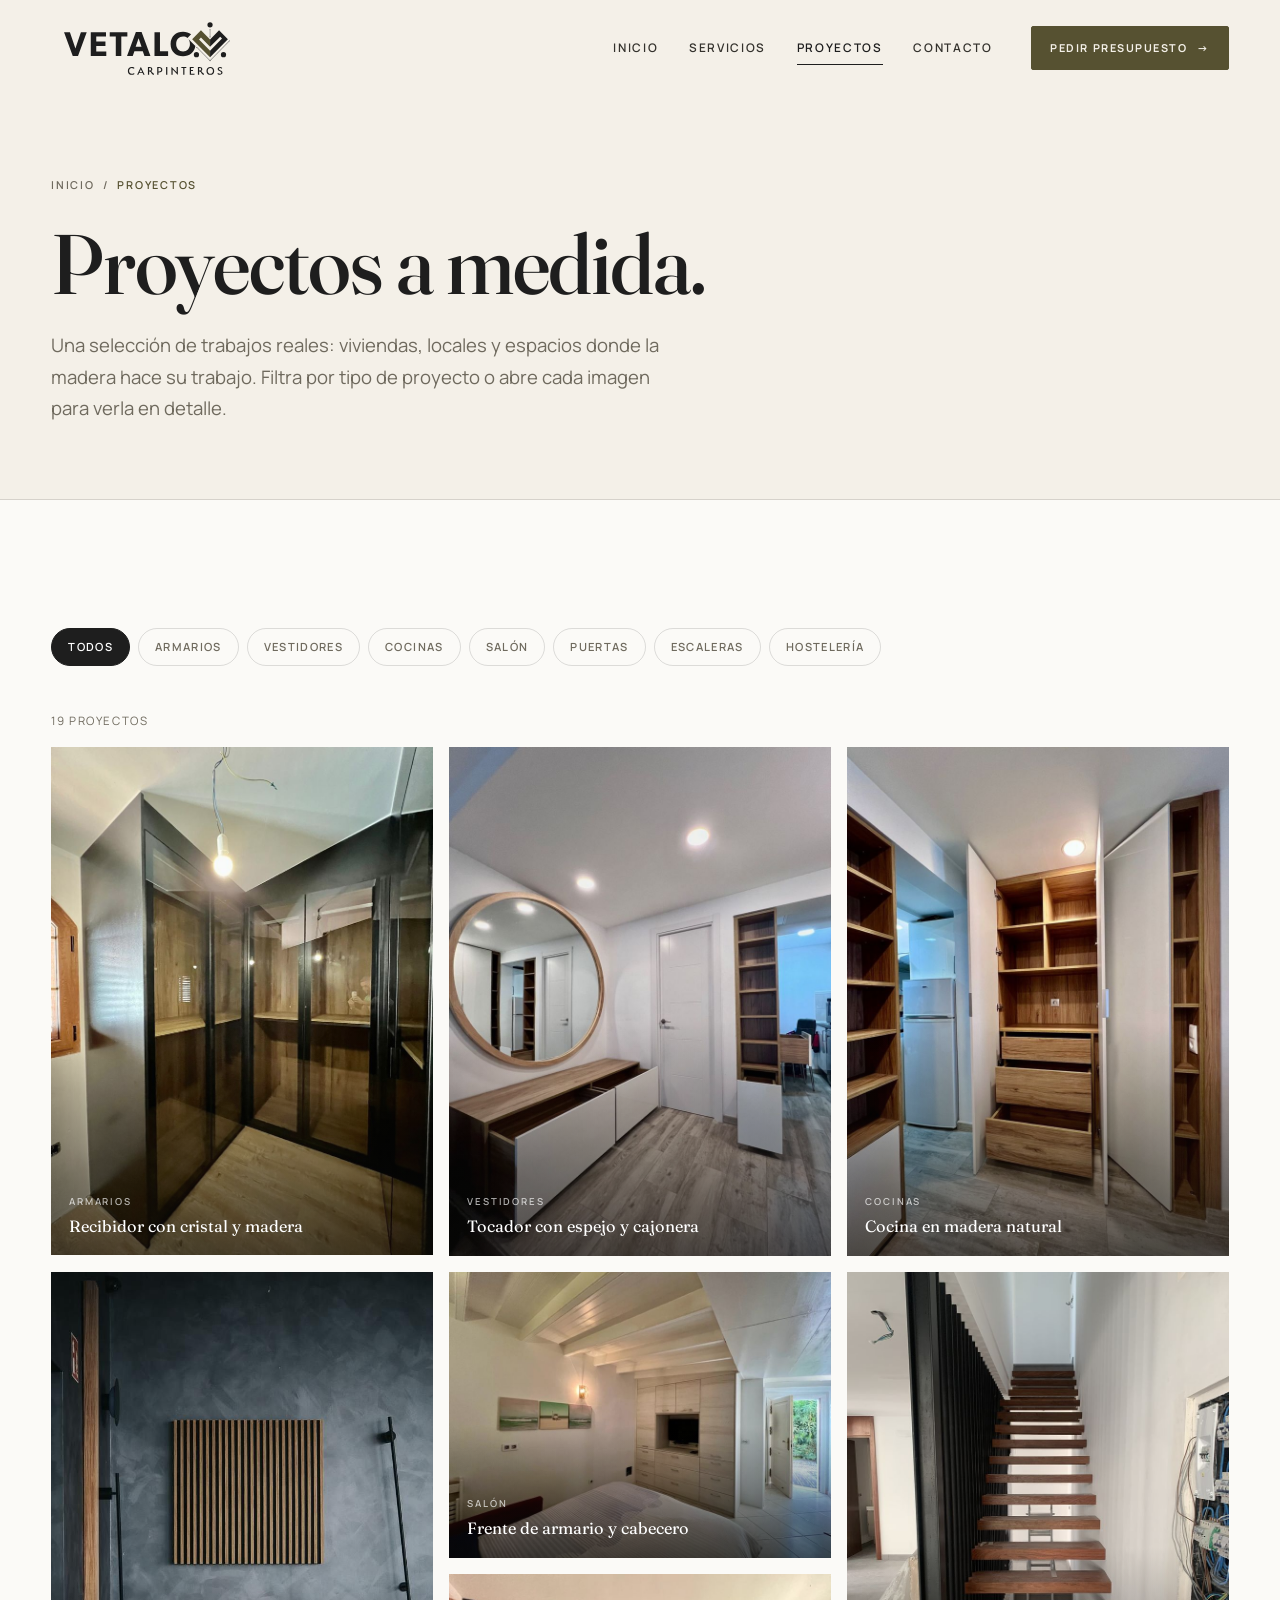
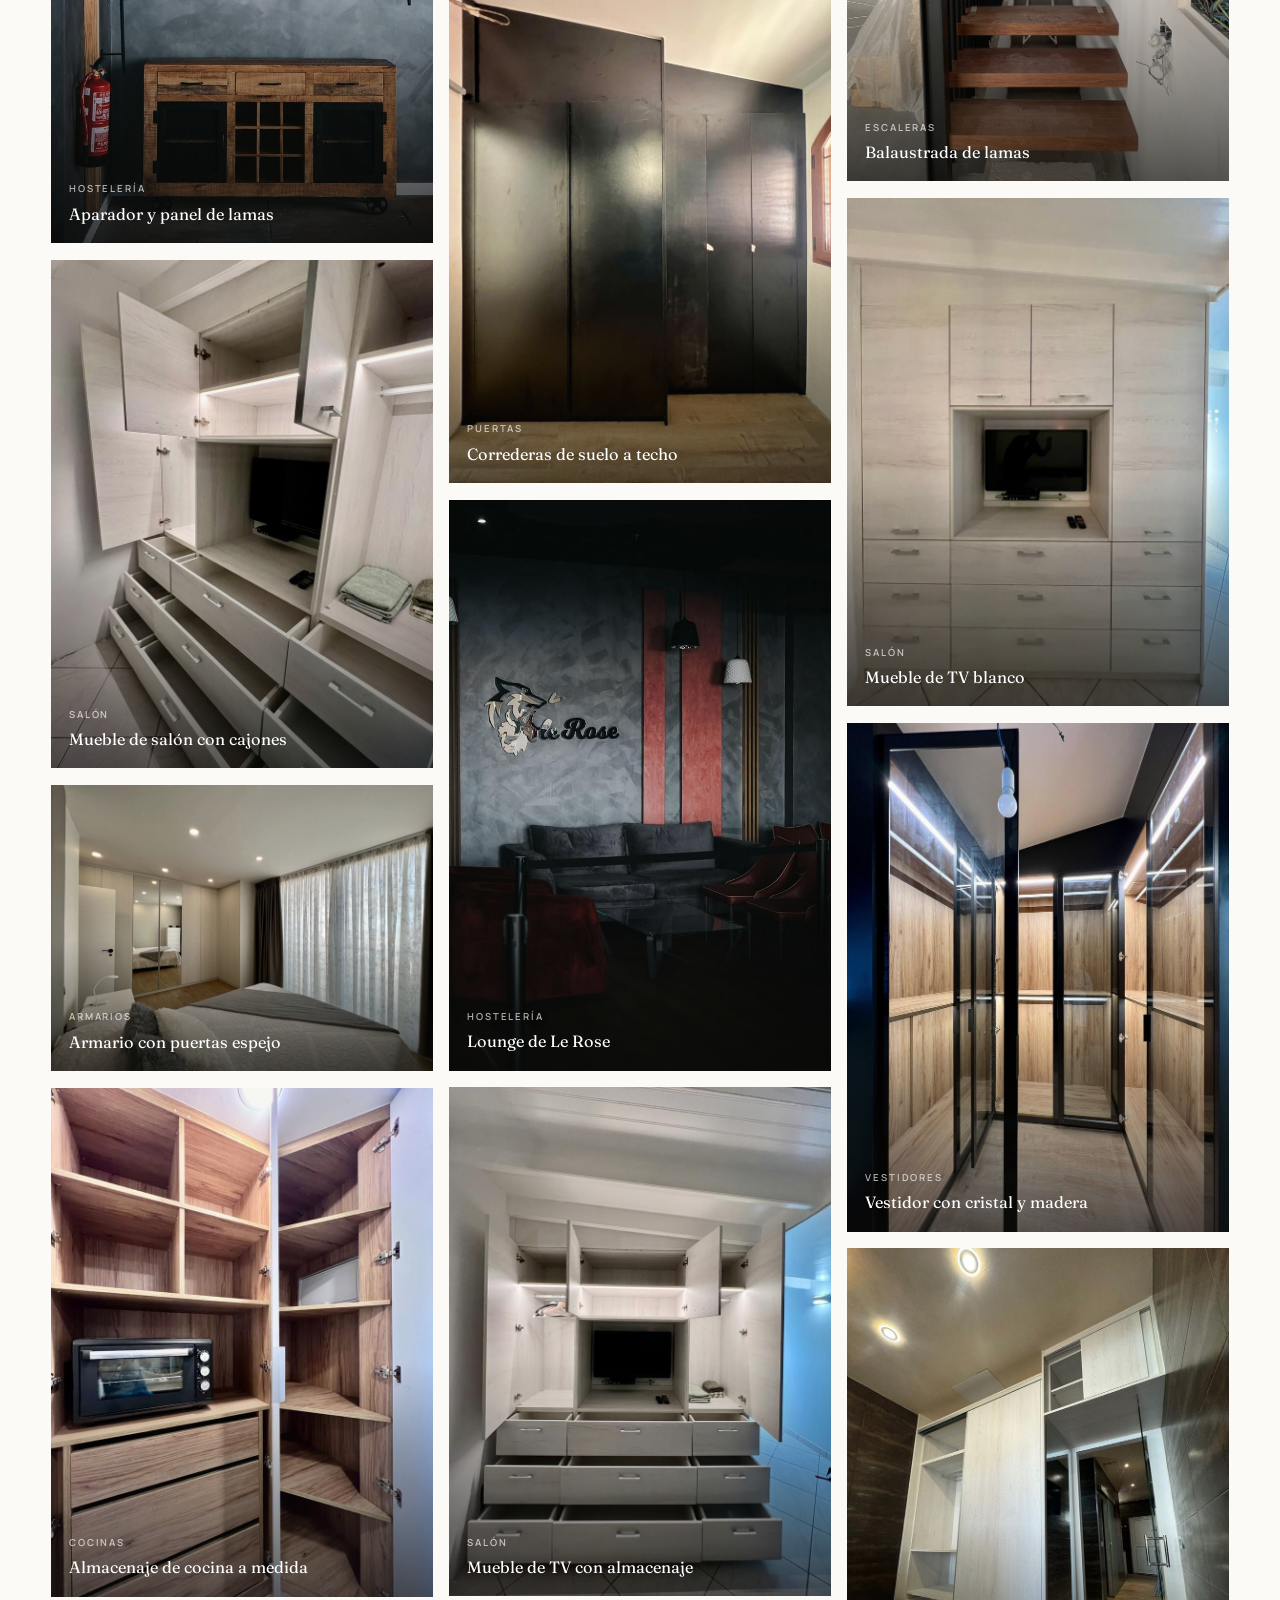
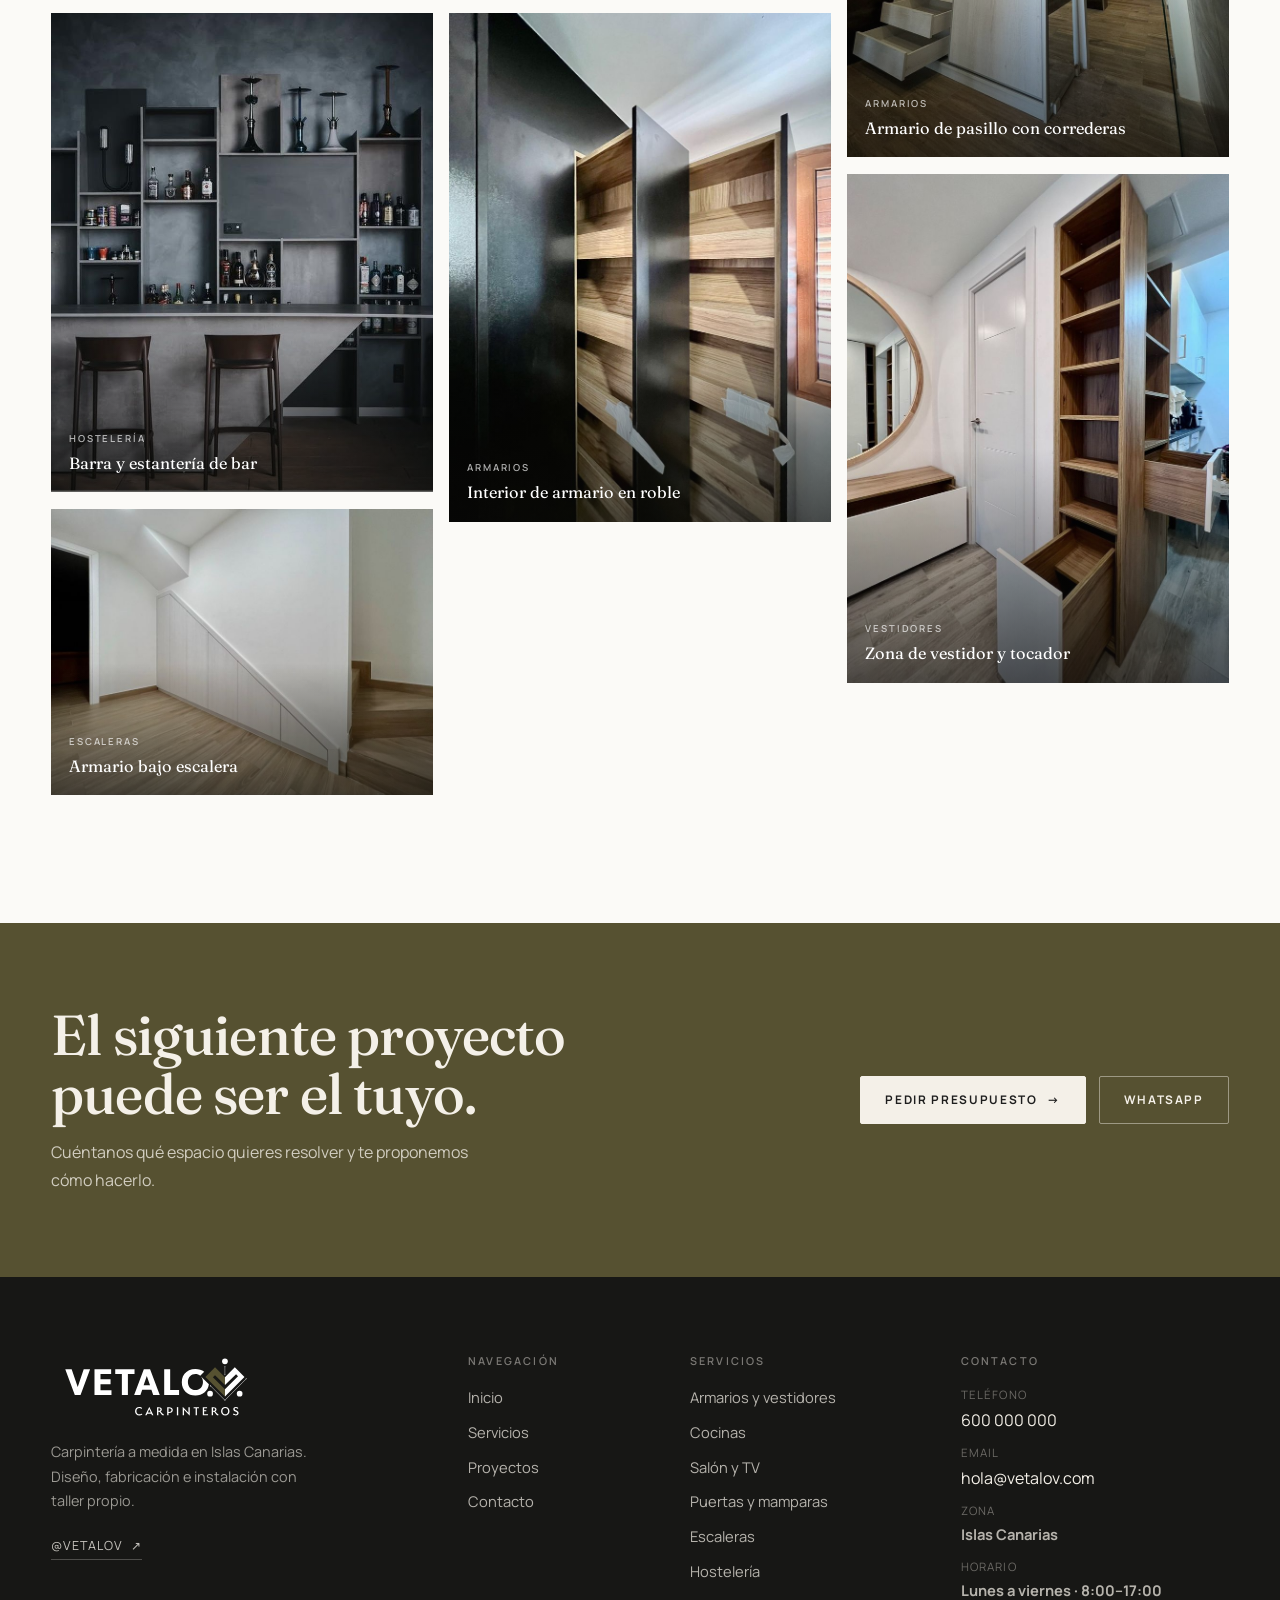
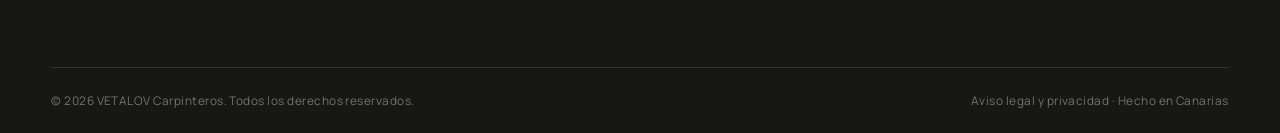
<file: proyectos.html>
<!doctype html>
<html lang="es">
  <head>
    <meta charset="utf-8" />
    <meta name="viewport" content="width=device-width, initial-scale=1" />
    <script>
      document.documentElement.classList.add("js");
    </script>
    <title>Proyectos | VETALOV Carpinteros</title>
    <meta
      name="description"
      content="Galería de proyectos de carpintería a medida: armarios, vestidores, cocinas, muebles de salón, puertas, escaleras y locales de hostelería en Canarias."
    />
    <meta name="theme-color" content="#1e1e1e" />
    <link rel="icon" href="assets/img/favicon.svg" type="image/svg+xml" />
    <link rel="icon" href="assets/img/icons/icon-32.png" sizes="32x32" type="image/png" />
    <link rel="apple-touch-icon" href="assets/img/icons/icon-180.png" />

    <meta property="og:type" content="website" />
    <meta property="og:locale" content="es_ES" />
    <meta property="og:site_name" content="VETALOV Carpinteros" />
    <meta property="og:title" content="Proyectos | VETALOV Carpinteros" />
    <meta
      property="og:description"
      content="Una selección de trabajos reales: viviendas, locales y espacios donde la madera hace su trabajo."
    />
    <meta property="og:image" content="assets/img/og-vetalov.jpg" />
    <meta name="twitter:card" content="summary_large_image" />

    <link rel="preconnect" href="https://fonts.googleapis.com" />
    <link rel="preconnect" href="https://fonts.gstatic.com" crossorigin />
    <link
      href="https://fonts.googleapis.com/css2?family=Fraunces:ital,opsz,wght@0,9..144,300..700;1,9..144,300..600&amp;family=Manrope:wght@300..800&amp;display=swap"
      rel="stylesheet"
    />
    <link rel="stylesheet" href="assets/css/styles.css" />
  </head>

  <body>
    <a class="skip-link" href="#main">Saltar al contenido</a>

    <header class="site-header" data-header>
      <div class="container site-header__inner">
        <a class="brand" href="index.html" aria-label="VETALOV Carpinteros, inicio">
          <img
            class="brand__logo brand__logo--color"
            src="assets/img/logo-vetalov.svg"
            alt="VETALOV Carpinteros"
            width="2062"
            height="646"
          />
          <img
            class="brand__logo brand__logo--white"
            src="assets/img/logo-vetalov-blanco.svg"
            alt=""
            aria-hidden="true"
            width="2062"
            height="646"
          />
        </a>

        <nav class="nav" aria-label="Navegación principal">
          <a class="nav__link" href="index.html">Inicio</a>
          <a class="nav__link" href="servicios.html">Servicios</a>
          <a class="nav__link" href="proyectos.html" aria-current="page">Proyectos</a>
          <a class="nav__link" href="contacto.html">Contacto</a>
        </nav>

        <a class="btn btn--primary site-header__cta" href="contacto.html"
          >Pedir presupuesto <span aria-hidden="true">→</span></a
        >

        <button
          class="nav-toggle"
          type="button"
          aria-expanded="false"
          aria-controls="menu-movil"
          aria-label="Abrir menú"
          data-nav-toggle
        >
          <span class="nav-toggle__bars" aria-hidden="true"></span>
        </button>
      </div>
    </header>

    <div class="mobile-menu" id="menu-movil" aria-hidden="true">
      <nav aria-label="Navegación móvil">
        <a href="index.html">Inicio</a>
        <a href="servicios.html">Servicios</a>
        <a href="proyectos.html" aria-current="page">Proyectos</a>
        <a href="contacto.html">Contacto</a>
      </nav>
      <div class="mobile-menu__foot">
        <a href="#" data-site-link="phone"><span data-site="phoneDisplay">600 000 000</span></a>
        <a href="#" data-site-link="email"><span data-site="email">hola@vetalov.com</span></a>
        <a class="btn btn--primary" href="contacto.html">Pedir presupuesto</a>
      </div>
    </div>

    <main id="main">
      <section class="page-hero">
        <div class="container">
          <nav class="breadcrumb" aria-label="Migas de pan">
            <a href="index.html">Inicio</a>
            <span aria-hidden="true">/</span>
            <span aria-current="page">Proyectos</span>
          </nav>
          <h1>Proyectos a medida.</h1>
          <p class="page-hero__lead">
            Una selección de trabajos reales: viviendas, locales y espacios
            donde la madera hace su trabajo. Filtra por tipo de proyecto o abre
            cada imagen para verla en detalle.
          </p>
        </div>
      </section>

      <section class="section">
        <div class="container">
          <div class="filters" role="group" aria-label="Filtrar proyectos">
            <button class="filter" type="button" data-filter="all" aria-pressed="true">
              Todos
            </button>
            <button class="filter" type="button" data-filter="armarios" aria-pressed="false">
              Armarios
            </button>
            <button class="filter" type="button" data-filter="vestidores" aria-pressed="false">
              Vestidores
            </button>
            <button class="filter" type="button" data-filter="cocinas" aria-pressed="false">
              Cocinas
            </button>
            <button class="filter" type="button" data-filter="salon" aria-pressed="false">
              Salón
            </button>
            <button class="filter" type="button" data-filter="puertas" aria-pressed="false">
              Puertas
            </button>
            <button class="filter" type="button" data-filter="escaleras" aria-pressed="false">
              Escaleras
            </button>
            <button class="filter" type="button" data-filter="hosteleria" aria-pressed="false">
              Hostelería
            </button>
          </div>

          <p class="gallery-count" data-gallery-count aria-live="polite">19 proyectos</p>

          <div class="gallery" data-gallery>
            <button
              class="tile"
              type="button"
              data-cat="armarios"
              data-cat-label="Armarios"
              data-project="Vivienda · Srta. Bernal"
              data-title="Recibidor con armario y cristal"
              data-alt="Recibidor con armario de madera y puertas de cristal iluminado"
              data-full="assets/img/proyectos/recibidor-cristal-1600.jpg"
            >
              <img
                src="assets/img/proyectos/recibidor-cristal-800.jpg"
                alt="Recibidor con armario de madera y puertas de cristal iluminado"
                width="800"
                height="1067"
                loading="lazy"
                decoding="async"
              />
              <span class="tile__caption">
                <span class="tile__cat">Armarios</span>
                <span class="tile__title">Recibidor con cristal y madera</span>
              </span>
            </button>

            <button
              class="tile"
              type="button"
              data-cat="hosteleria"
              data-cat-label="Hostelería"
              data-project="Le Rose"
              data-title="Aparador y panel de lamas"
              data-alt="Aparador de madera junto a un panel de lamas en un local"
              data-full="assets/img/proyectos/lamas-aparador-1600.jpg"
            >
              <img
                src="assets/img/proyectos/lamas-aparador-800.jpg"
                alt="Aparador de madera junto a un panel de lamas en un local"
                width="684"
                height="1024"
                loading="lazy"
                decoding="async"
              />
              <span class="tile__caption">
                <span class="tile__cat">Hostelería</span>
                <span class="tile__title">Aparador y panel de lamas</span>
              </span>
            </button>

            <button
              class="tile"
              type="button"
              data-cat="salon"
              data-cat-label="Salón"
              data-project="Vivienda · Mueble TV"
              data-title="Mueble de salón con cajones"
              data-alt="Mueble de salón a medida con cajones y puertas abiertas"
              data-full="assets/img/proyectos/mueble-tv-cajones-1600.jpg"
            >
              <img
                src="assets/img/proyectos/mueble-tv-cajones-800.jpg"
                alt="Mueble de salón a medida con cajones y puertas abiertas"
                width="768"
                height="1024"
                loading="lazy"
                decoding="async"
              />
              <span class="tile__caption">
                <span class="tile__cat">Salón</span>
                <span class="tile__title">Mueble de salón con cajones</span>
              </span>
            </button>

            <button
              class="tile"
              type="button"
              data-cat="armarios"
              data-cat-label="Armarios"
              data-project="Vivienda · Juan y Maricarmen"
              data-title="Armario con puertas espejo"
              data-alt="Dormitorio con armario de puertas correderas con espejo"
              data-full="assets/img/proyectos/espejo-corredera-1600.jpg"
            >
              <img
                src="assets/img/proyectos/espejo-corredera-800.jpg"
                alt="Dormitorio con armario de puertas correderas con espejo"
                width="800"
                height="600"
                loading="lazy"
                decoding="async"
              />
              <span class="tile__caption">
                <span class="tile__cat">Armarios</span>
                <span class="tile__title">Armario con puertas espejo</span>
              </span>
            </button>

            <button
              class="tile"
              type="button"
              data-cat="cocinas"
              data-cat-label="Cocinas"
              data-project="Vivienda · Salón cocina"
              data-title="Almacenaje de cocina a medida"
              data-alt="Almacenaje de cocina a medida con horno integrado"
              data-full="assets/img/proyectos/cocina-almacenaje-1600.jpg"
            >
              <img
                src="assets/img/proyectos/cocina-almacenaje-800.jpg"
                alt="Almacenaje de cocina a medida con horno integrado"
                width="800"
                height="1068"
                loading="lazy"
                decoding="async"
              />
              <span class="tile__caption">
                <span class="tile__cat">Cocinas</span>
                <span class="tile__title">Almacenaje de cocina a medida</span>
              </span>
            </button>

            <button
              class="tile"
              type="button"
              data-cat="hosteleria"
              data-cat-label="Hostelería"
              data-project="Le Rose"
              data-title="Barra y estantería de bar"
              data-alt="Barra de bar y estantería de madera a medida"
              data-full="assets/img/proyectos/barra-bar-1600.jpg"
            >
              <img
                src="assets/img/proyectos/barra-bar-800.jpg"
                alt="Barra de bar y estantería de madera a medida"
                width="708"
                height="889"
                loading="lazy"
                decoding="async"
              />
              <span class="tile__caption">
                <span class="tile__cat">Hostelería</span>
                <span class="tile__title">Barra y estantería de bar</span>
              </span>
            </button>

            <button
              class="tile"
              type="button"
              data-cat="escaleras"
              data-cat-label="Escaleras"
              data-project="Vivienda · Juan y Maricarmen"
              data-title="Armario bajo escalera"
              data-alt="Armario blanco a medida bajo una escalera de madera"
              data-full="assets/img/proyectos/armario-bajo-escalera-1600.jpg"
            >
              <img
                src="assets/img/proyectos/armario-bajo-escalera-800.jpg"
                alt="Armario blanco a medida bajo una escalera de madera"
                width="800"
                height="600"
                loading="lazy"
                decoding="async"
              />
              <span class="tile__caption">
                <span class="tile__cat">Escaleras</span>
                <span class="tile__title">Armario bajo escalera</span>
              </span>
            </button>

            <button
              class="tile"
              type="button"
              data-cat="vestidores"
              data-cat-label="Vestidores"
              data-project="Vivienda · Salón cocina"
              data-title="Tocador con espejo y cajonera"
              data-alt="Tocador de madera con espejo redondo y cajonera"
              data-full="assets/img/proyectos/tocador-espejo-1600.jpg"
            >
              <img
                src="assets/img/proyectos/tocador-espejo-800.jpg"
                alt="Tocador de madera con espejo redondo y cajonera"
                width="800"
                height="1068"
                loading="lazy"
                decoding="async"
              />
              <span class="tile__caption">
                <span class="tile__cat">Vestidores</span>
                <span class="tile__title">Tocador con espejo y cajonera</span>
              </span>
            </button>

            <button
              class="tile"
              type="button"
              data-cat="salon"
              data-cat-label="Salón"
              data-project="Vivienda · Mueble TV"
              data-title="Frente de armario y cabecero"
              data-alt="Frente de armario y cabecero de madera en un dormitorio"
              data-full="assets/img/proyectos/frente-armario-1600.jpg"
            >
              <img
                src="assets/img/proyectos/frente-armario-800.jpg"
                alt="Frente de armario y cabecero de madera en un dormitorio"
                width="800"
                height="598"
                loading="lazy"
                decoding="async"
              />
              <span class="tile__caption">
                <span class="tile__cat">Salón</span>
                <span class="tile__title">Frente de armario y cabecero</span>
              </span>
            </button>

            <button
              class="tile"
              type="button"
              data-cat="puertas"
              data-cat-label="Puertas"
              data-project="Vivienda · Srta. Bernal"
              data-title="Puertas correderas de suelo a techo"
              data-alt="Puertas correderas de suelo a techo en madera y cristal"
              data-full="assets/img/proyectos/puertas-correderas-1600.jpg"
            >
              <img
                src="assets/img/proyectos/puertas-correderas-800.jpg"
                alt="Puertas correderas de suelo a techo en madera y cristal"
                width="800"
                height="1067"
                loading="lazy"
                decoding="async"
              />
              <span class="tile__caption">
                <span class="tile__cat">Puertas</span>
                <span class="tile__title">Correderas de suelo a techo</span>
              </span>
            </button>

            <button
              class="tile"
              type="button"
              data-cat="hosteleria"
              data-cat-label="Hostelería"
              data-project="Le Rose"
              data-title="Revestimiento y mobiliario de lounge"
              data-alt="Zona de lounge de un local con revestimiento de madera"
              data-full="assets/img/proyectos/lounge-le-rose-1600.jpg"
            >
              <img
                src="assets/img/proyectos/lounge-le-rose-800.jpg"
                alt="Zona de lounge de un local con revestimiento de madera"
                width="684"
                height="1024"
                loading="lazy"
                decoding="async"
              />
              <span class="tile__caption">
                <span class="tile__cat">Hostelería</span>
                <span class="tile__title">Lounge de Le Rose</span>
              </span>
            </button>

            <button
              class="tile"
              type="button"
              data-cat="salon"
              data-cat-label="Salón"
              data-project="Vivienda · Mueble TV"
              data-title="Mueble de TV con almacenaje"
              data-alt="Mueble de televisión a medida con almacenaje integrado"
              data-full="assets/img/proyectos/mueble-tv-abatible-1600.jpg"
            >
              <img
                src="assets/img/proyectos/mueble-tv-abatible-800.jpg"
                alt="Mueble de televisión a medida con almacenaje integrado"
                width="767"
                height="1024"
                loading="lazy"
                decoding="async"
              />
              <span class="tile__caption">
                <span class="tile__cat">Salón</span>
                <span class="tile__title">Mueble de TV con almacenaje</span>
              </span>
            </button>

            <button
              class="tile"
              type="button"
              data-cat="armarios"
              data-cat-label="Armarios"
              data-project="Vivienda · Srta. Bernal"
              data-title="Interior de armario en roble"
              data-alt="Interior de armario con estantes y cajones en madera de roble"
              data-full="assets/img/proyectos/interior-roble-1600.jpg"
            >
              <img
                src="assets/img/proyectos/interior-roble-800.jpg"
                alt="Interior de armario con estantes y cajones en madera de roble"
                width="800"
                height="1067"
                loading="lazy"
                decoding="async"
              />
              <span class="tile__caption">
                <span class="tile__cat">Armarios</span>
                <span class="tile__title">Interior de armario en roble</span>
              </span>
            </button>

            <button
              class="tile"
              type="button"
              data-cat="cocinas"
              data-cat-label="Cocinas"
              data-project="Vivienda · Salón cocina"
              data-title="Cocina en madera natural"
              data-alt="Cocina con estanterías y almacenaje en madera natural"
              data-full="assets/img/proyectos/cocina-roble-1600.jpg"
            >
              <img
                src="assets/img/proyectos/cocina-roble-800.jpg"
                alt="Cocina con estanterías y almacenaje en madera natural"
                width="800"
                height="1067"
                loading="lazy"
                decoding="async"
              />
              <span class="tile__caption">
                <span class="tile__cat">Cocinas</span>
                <span class="tile__title">Cocina en madera natural</span>
              </span>
            </button>

            <button
              class="tile"
              type="button"
              data-cat="escaleras"
              data-cat-label="Escaleras"
              data-project="Proyecto de interiorismo"
              data-title="Escalera con balaustrada de lamas"
              data-alt="Escalera con balaustrada de lamas de madera"
              data-full="assets/img/proyectos/escalera-lamas-1600.jpg"
            >
              <img
                src="assets/img/proyectos/escalera-lamas-800.jpg"
                alt="Escalera con balaustrada de lamas de madera"
                width="800"
                height="1067"
                loading="lazy"
                decoding="async"
              />
              <span class="tile__caption">
                <span class="tile__cat">Escaleras</span>
                <span class="tile__title">Balaustrada de lamas</span>
              </span>
            </button>

            <button
              class="tile"
              type="button"
              data-cat="salon"
              data-cat-label="Salón"
              data-project="Vivienda · Mueble TV"
              data-title="Mueble de TV blanco a medida"
              data-alt="Mueble de televisión blanco a medida con cajones"
              data-full="assets/img/proyectos/mueble-tv-blanco-1600.jpg"
            >
              <img
                src="assets/img/proyectos/mueble-tv-blanco-800.jpg"
                alt="Mueble de televisión blanco a medida con cajones"
                width="768"
                height="1024"
                loading="lazy"
                decoding="async"
              />
              <span class="tile__caption">
                <span class="tile__cat">Salón</span>
                <span class="tile__title">Mueble de TV blanco</span>
              </span>
            </button>

            <button
              class="tile"
              type="button"
              data-cat="vestidores"
              data-cat-label="Vestidores"
              data-project="Vivienda · Srta. Bernal"
              data-title="Vestidor con cristal y madera"
              data-alt="Vestidor con puertas de cristal y estantes de madera"
              data-full="assets/img/proyectos/vestidor-cristal-1600.jpg"
            >
              <img
                src="assets/img/proyectos/vestidor-cristal-800.jpg"
                alt="Vestidor con puertas de cristal y estantes de madera"
                width="800"
                height="1067"
                loading="lazy"
                decoding="async"
              />
              <span class="tile__caption">
                <span class="tile__cat">Vestidores</span>
                <span class="tile__title">Vestidor con cristal y madera</span>
              </span>
            </button>

            <button
              class="tile"
              type="button"
              data-cat="armarios"
              data-cat-label="Armarios"
              data-project="Vivienda · Ulrike"
              data-title="Armario de pasillo con correderas"
              data-alt="Armario de pasillo blanco con puertas correderas y espejo"
              data-full="assets/img/proyectos/armario-pasillo-1600.jpg"
            >
              <img
                src="assets/img/proyectos/armario-pasillo-800.jpg"
                alt="Armario de pasillo blanco con puertas correderas y espejo"
                width="800"
                height="1067"
                loading="lazy"
                decoding="async"
              />
              <span class="tile__caption">
                <span class="tile__cat">Armarios</span>
                <span class="tile__title">Armario de pasillo con correderas</span>
              </span>
            </button>

            <button
              class="tile"
              type="button"
              data-cat="vestidores"
              data-cat-label="Vestidores"
              data-project="Vivienda · Salón cocina"
              data-title="Zona de vestidor y tocador"
              data-alt="Zona de vestidor con armario abierto y tocador"
              data-full="assets/img/proyectos/vestidor-madera-1600.jpg"
            >
              <img
                src="assets/img/proyectos/vestidor-madera-800.jpg"
                alt="Zona de vestidor con armario abierto y tocador"
                width="800"
                height="1067"
                loading="lazy"
                decoding="async"
              />
              <span class="tile__caption">
                <span class="tile__cat">Vestidores</span>
                <span class="tile__title">Zona de vestidor y tocador</span>
              </span>
            </button>
          </div>
        </div>
      </section>

      <section class="cta">
        <div class="container cta__inner">
          <div class="cta__text" data-reveal>
            <h2>El siguiente proyecto puede ser el tuyo.</h2>
            <p>
              Cuéntanos qué espacio quieres resolver y te proponemos cómo
              hacerlo.
            </p>
          </div>
          <div class="btn-row" data-reveal style="--d: 100ms">
            <a class="btn btn--light" href="contacto.html"
              >Pedir presupuesto <span aria-hidden="true">→</span></a
            >
            <a class="btn btn--outline-light" href="#" data-site-link="whatsapp"
              >WhatsApp</a
            >
          </div>
        </div>
      </section>
    </main>

    <dialog class="lightbox" id="lightbox" aria-labelledby="lightbox-title">
      <button class="lb-btn lightbox__close" type="button" data-lb-close aria-label="Cerrar galería">
        ✕
      </button>
      <div class="lightbox__stage">
        <img
          class="lightbox__img"
          src="[data-uri]"
          alt=""
        />
      </div>
      <div class="lightbox__bar">
        <p class="lightbox__caption">
          <strong id="lightbox-title" data-lb-title></strong>
          <span data-lb-meta></span>
        </p>
        <div class="lightbox__controls">
          <span class="lightbox__count" data-lb-count aria-hidden="true"></span>
          <button class="lb-btn" type="button" data-lb-prev aria-label="Proyecto anterior">
            ←
          </button>
          <button class="lb-btn" type="button" data-lb-next aria-label="Proyecto siguiente">
            →
          </button>
        </div>
      </div>
    </dialog>

    <footer class="site-footer">
      <div class="container">
        <div class="footer-grid">
          <div class="footer-brand">
            <img
              class="footer-brand__logo"
              src="assets/img/logo-vetalov-blanco.svg"
              alt="VETALOV Carpinteros"
              width="2062"
              height="646"
              loading="lazy"
            />
            <p>
              Carpintería a medida en <span data-site="area">Islas Canarias</span>.
              Diseño, fabricación e instalación con taller propio.
            </p>
            <a class="footer-social" href="#" data-site-link="instagram"
              ><span data-site="instagramDisplay">@vetalov</span>
              <span aria-hidden="true">↗</span></a
            >
          </div>

          <div class="footer-col">
            <h4>Navegación</h4>
            <ul>
              <li><a href="index.html">Inicio</a></li>
              <li><a href="servicios.html">Servicios</a></li>
              <li><a href="proyectos.html">Proyectos</a></li>
              <li><a href="contacto.html">Contacto</a></li>
            </ul>
          </div>

          <div class="footer-col">
            <h4>Servicios</h4>
            <ul>
              <li><a href="servicios.html#armarios">Armarios y vestidores</a></li>
              <li><a href="servicios.html#cocinas">Cocinas</a></li>
              <li><a href="servicios.html#salon">Salón y TV</a></li>
              <li><a href="servicios.html#puertas">Puertas y mamparas</a></li>
              <li><a href="servicios.html#escaleras">Escaleras</a></li>
              <li><a href="servicios.html#hosteleria">Hostelería</a></li>
            </ul>
          </div>

          <div class="footer-col footer-col--contact">
            <h4>Contacto</h4>
            <ul class="footer-contact">
              <li>
                <span>Teléfono</span>
                <a href="#" data-site-link="phone"
                  ><span data-site="phoneDisplay">600 000 000</span></a
                >
              </li>
              <li>
                <span>Email</span>
                <a href="#" data-site-link="email"
                  ><span data-site="email">hola@vetalov.com</span></a
                >
              </li>
              <li>
                <span>Zona</span>
                <strong><span data-site="area">Islas Canarias</span></strong>
              </li>
              <li>
                <span>Horario</span>
                <strong><span data-site="hours">Lunes a viernes · 8:00–17:00</span></strong>
              </li>
            </ul>
          </div>
        </div>

        <div class="footer-bottom">
          <p>© <span data-year>2026</span> VETALOV Carpinteros. Todos los derechos reservados.</p>
          <p>
            <a href="aviso-legal.html">Aviso legal y privacidad</a> ·
            Hecho en Canarias
          </p>
        </div>
      </div>
    </footer>

    <script src="assets/js/site.js"></script>
    <script src="assets/js/main.js"></script>
  </body>
</html>
</file>
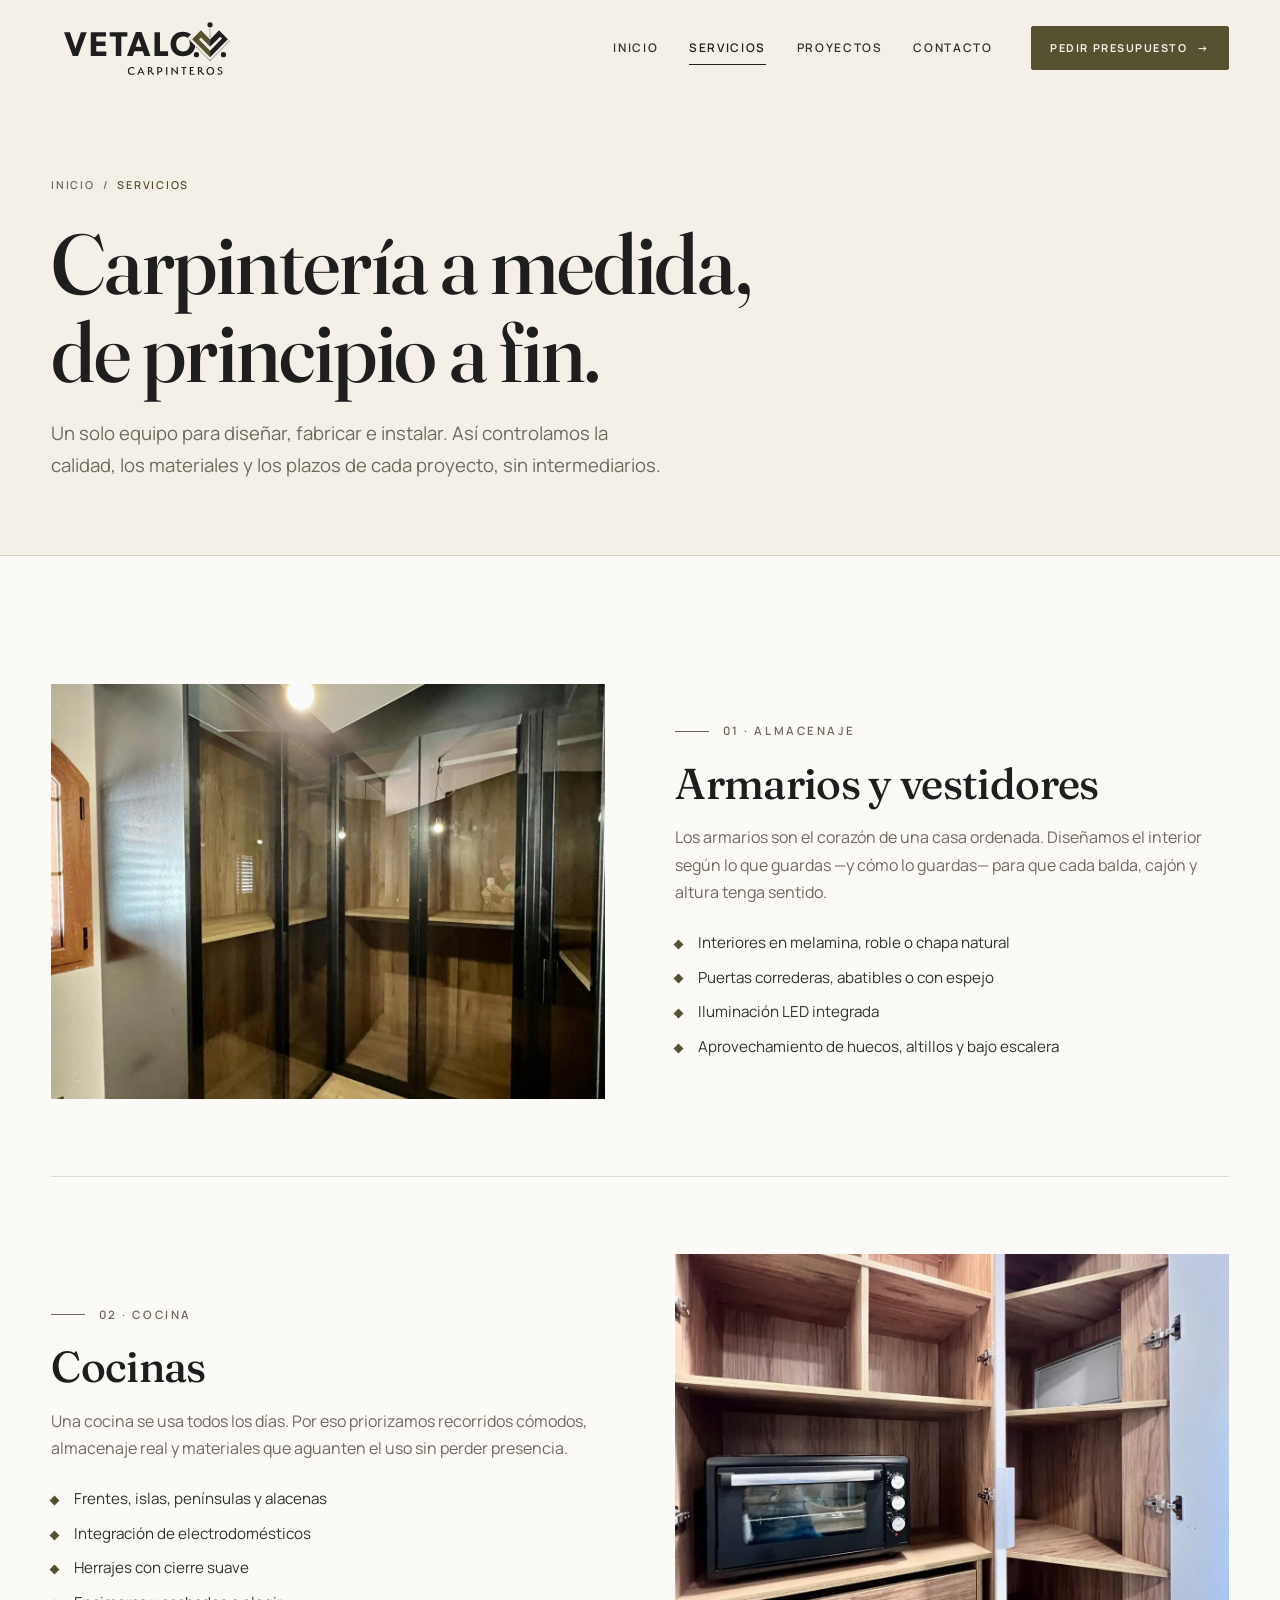
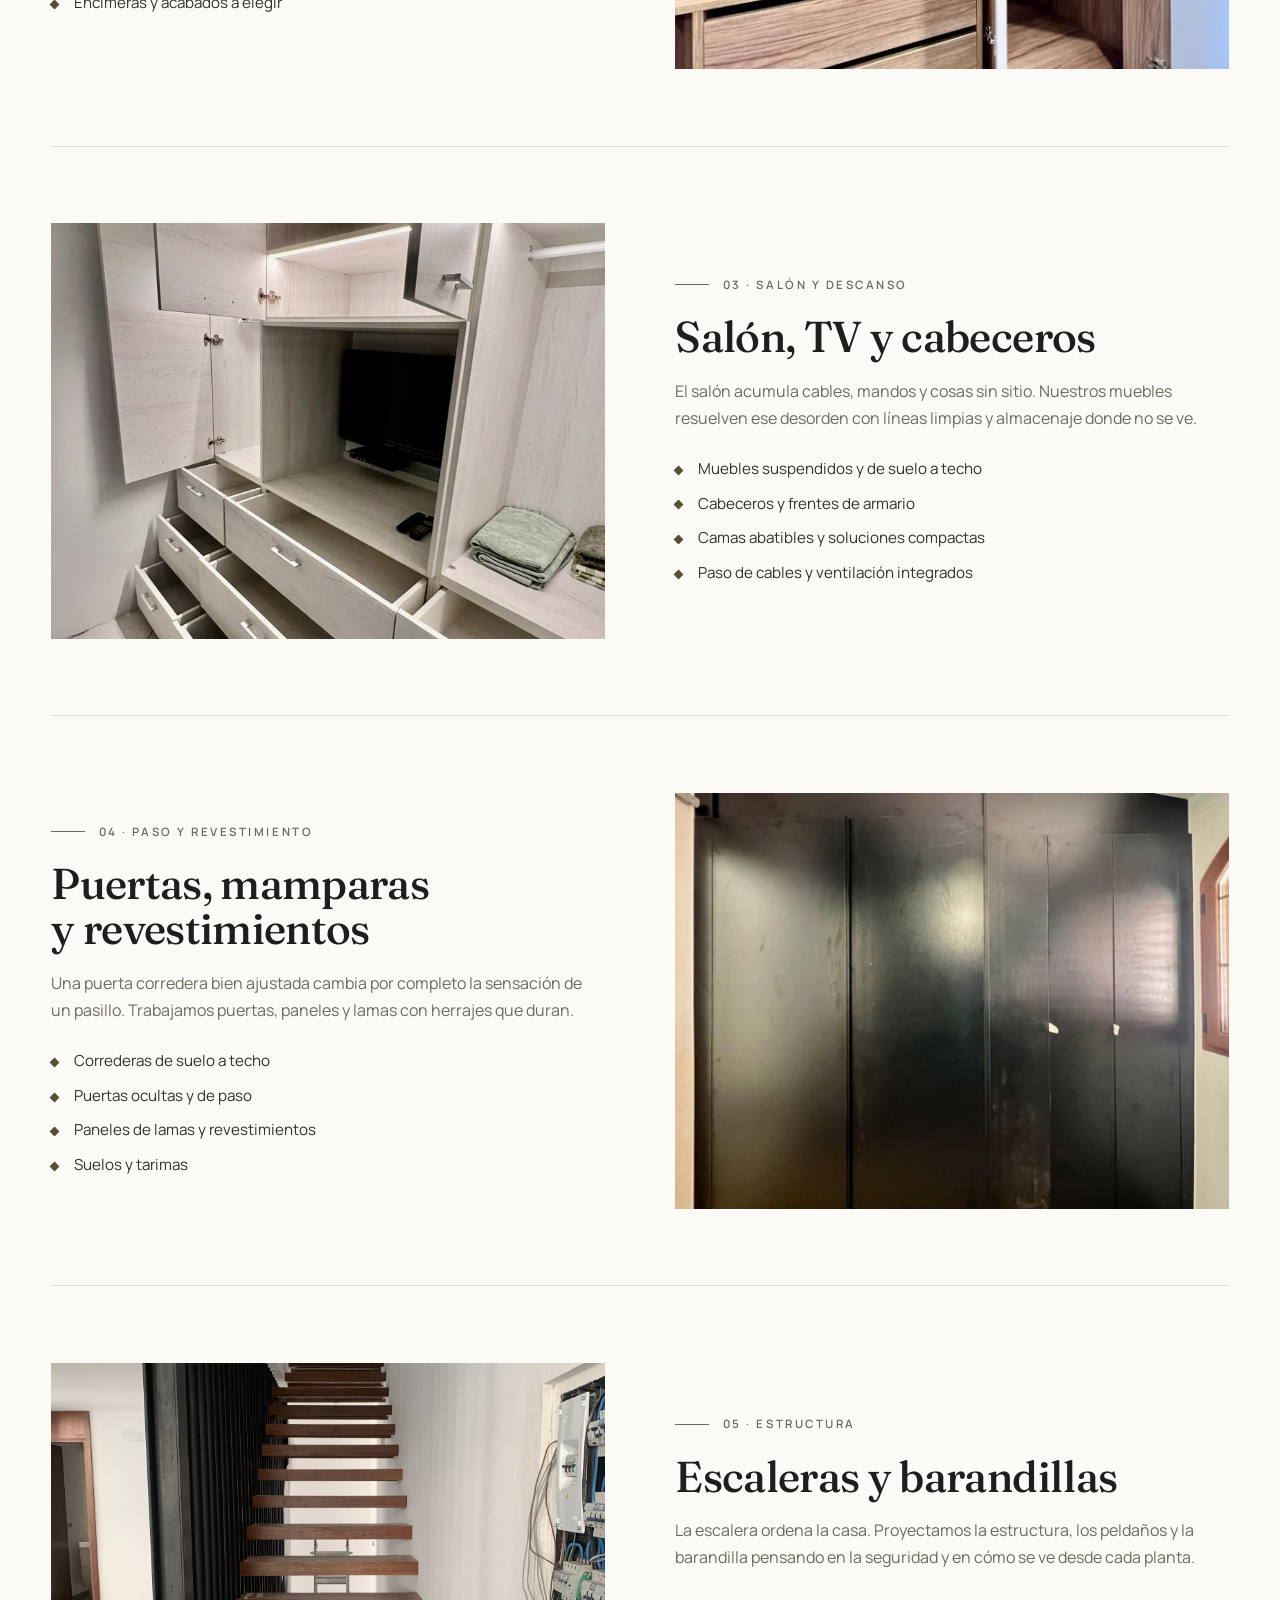
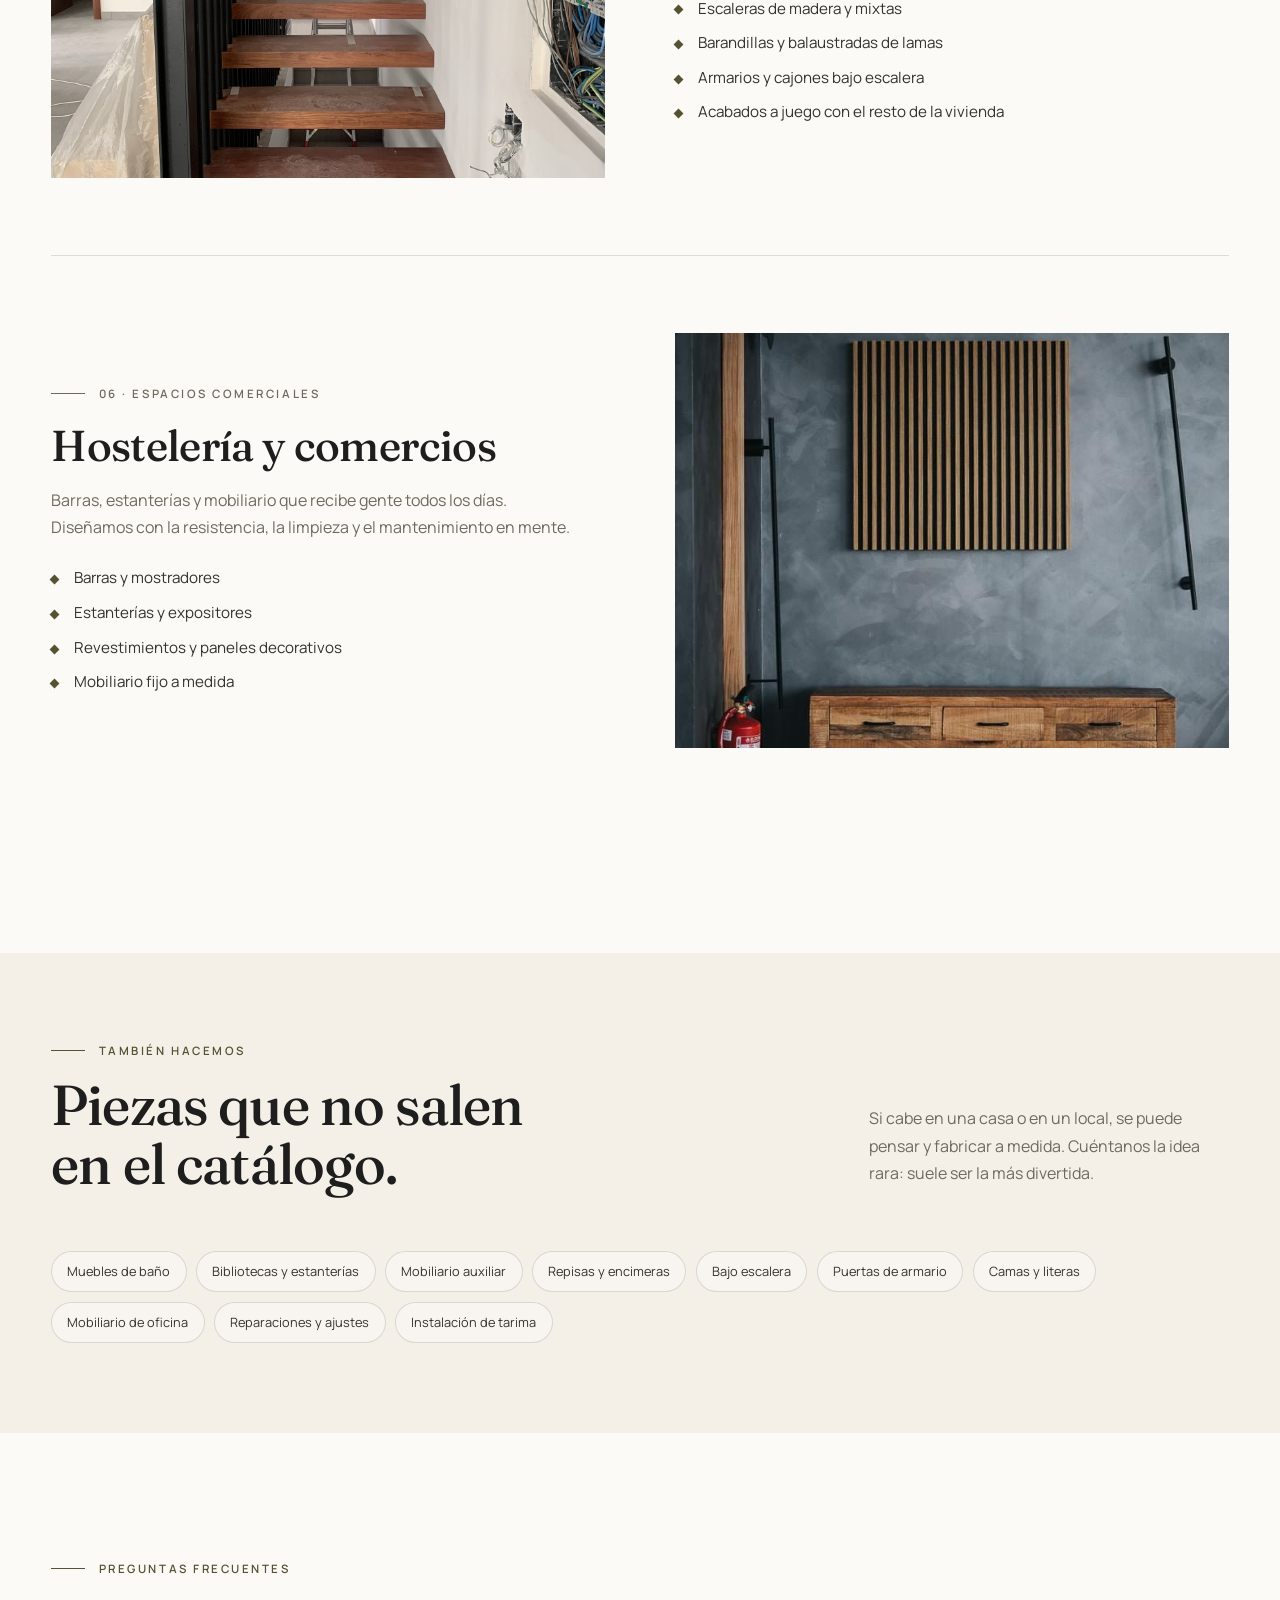
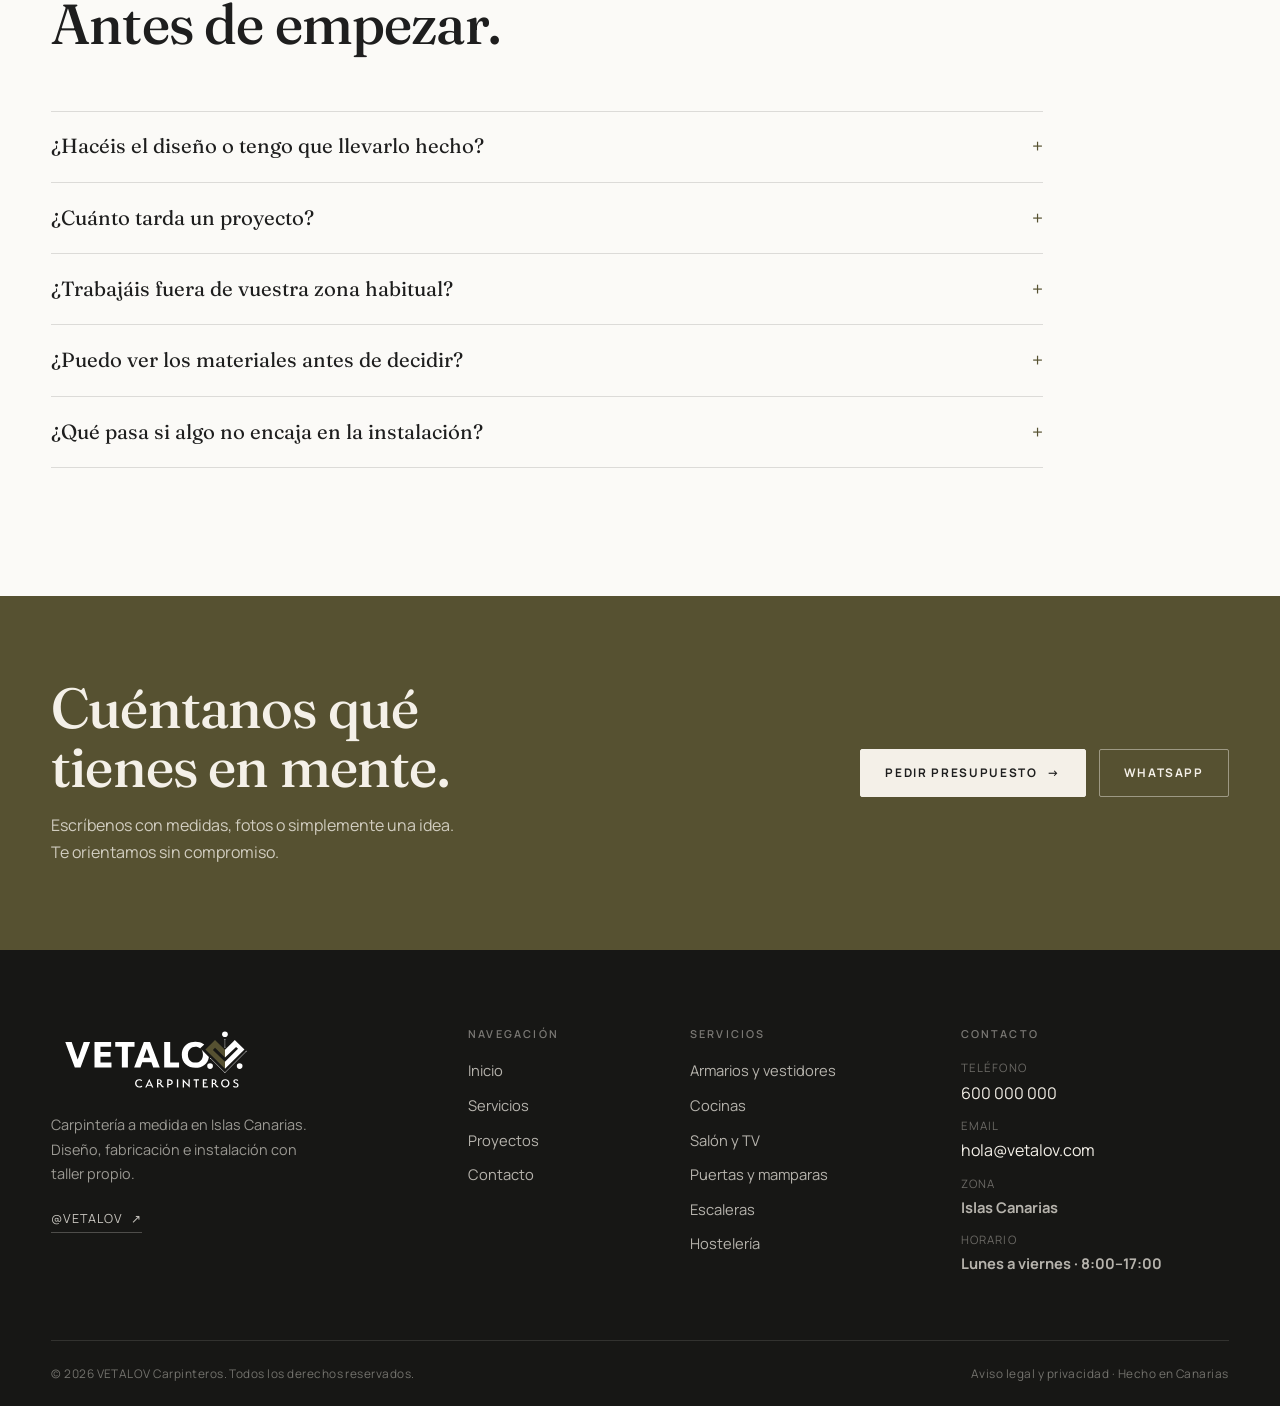
<file: servicios.html>
<!doctype html>
<html lang="es">
  <head>
    <meta charset="utf-8" />
    <meta name="viewport" content="width=device-width, initial-scale=1" />
    <script>
      document.documentElement.classList.add("js");
    </script>
    <title>Servicios | VETALOV Carpinteros</title>
    <meta
      name="description"
      content="Armarios y vestidores, cocinas, muebles de salón, puertas correderas, escaleras y carpintería para hostelería. Diseño, fabricación e instalación a medida en Canarias."
    />
    <meta name="theme-color" content="#1e1e1e" />
    <link rel="icon" href="assets/img/favicon.svg" type="image/svg+xml" />
    <link rel="icon" href="assets/img/icons/icon-32.png" sizes="32x32" type="image/png" />
    <link rel="apple-touch-icon" href="assets/img/icons/icon-180.png" />

    <meta property="og:type" content="website" />
    <meta property="og:locale" content="es_ES" />
    <meta property="og:site_name" content="VETALOV Carpinteros" />
    <meta property="og:title" content="Servicios | VETALOV Carpinteros" />
    <meta
      property="og:description"
      content="Carpintería a medida de principio a fin: diseño, fabricación en taller e instalación."
    />
    <meta property="og:image" content="assets/img/og-vetalov.jpg" />
    <meta name="twitter:card" content="summary_large_image" />

    <link rel="preconnect" href="https://fonts.googleapis.com" />
    <link rel="preconnect" href="https://fonts.gstatic.com" crossorigin />
    <link
      href="https://fonts.googleapis.com/css2?family=Fraunces:ital,opsz,wght@0,9..144,300..700;1,9..144,300..600&amp;family=Manrope:wght@300..800&amp;display=swap"
      rel="stylesheet"
    />
    <link rel="stylesheet" href="assets/css/styles.css" />
  </head>

  <body>
    <a class="skip-link" href="#main">Saltar al contenido</a>

    <header class="site-header" data-header>
      <div class="container site-header__inner">
        <a class="brand" href="index.html" aria-label="VETALOV Carpinteros, inicio">
          <img
            class="brand__logo brand__logo--color"
            src="assets/img/logo-vetalov.svg"
            alt="VETALOV Carpinteros"
            width="2062"
            height="646"
          />
          <img
            class="brand__logo brand__logo--white"
            src="assets/img/logo-vetalov-blanco.svg"
            alt=""
            aria-hidden="true"
            width="2062"
            height="646"
          />
        </a>

        <nav class="nav" aria-label="Navegación principal">
          <a class="nav__link" href="index.html">Inicio</a>
          <a class="nav__link" href="servicios.html" aria-current="page">Servicios</a>
          <a class="nav__link" href="proyectos.html">Proyectos</a>
          <a class="nav__link" href="contacto.html">Contacto</a>
        </nav>

        <a class="btn btn--primary site-header__cta" href="contacto.html"
          >Pedir presupuesto <span aria-hidden="true">→</span></a
        >

        <button
          class="nav-toggle"
          type="button"
          aria-expanded="false"
          aria-controls="menu-movil"
          aria-label="Abrir menú"
          data-nav-toggle
        >
          <span class="nav-toggle__bars" aria-hidden="true"></span>
        </button>
      </div>
    </header>

    <div class="mobile-menu" id="menu-movil" aria-hidden="true">
      <nav aria-label="Navegación móvil">
        <a href="index.html">Inicio</a>
        <a href="servicios.html" aria-current="page">Servicios</a>
        <a href="proyectos.html">Proyectos</a>
        <a href="contacto.html">Contacto</a>
      </nav>
      <div class="mobile-menu__foot">
        <a href="#" data-site-link="phone"><span data-site="phoneDisplay">600 000 000</span></a>
        <a href="#" data-site-link="email"><span data-site="email">hola@vetalov.com</span></a>
        <a class="btn btn--primary" href="contacto.html">Pedir presupuesto</a>
      </div>
    </div>

    <main id="main">
      <section class="page-hero">
        <div class="container">
          <nav class="breadcrumb" aria-label="Migas de pan">
            <a href="index.html">Inicio</a>
            <span aria-hidden="true">/</span>
            <span aria-current="page">Servicios</span>
          </nav>
          <h1>Carpintería a medida, de principio a fin.</h1>
          <p class="page-hero__lead">
            Un solo equipo para diseñar, fabricar e instalar. Así controlamos la
            calidad, los materiales y los plazos de cada proyecto, sin
            intermediarios.
          </p>
        </div>
      </section>

      <section class="section">
        <div class="container">
          <article class="service-detail" id="armarios" data-reveal>
            <div class="service-detail__media">
              <img
                src="assets/img/proyectos/recibidor-cristal-1600.jpg"
                alt="Recibidor con armario de madera y puertas de cristal iluminado"
                width="1200"
                height="1600"
                loading="lazy"
                decoding="async"
              />
            </div>
            <div class="service-detail__body">
              <p class="eyebrow">01 · Almacenaje</p>
              <h2>Armarios y vestidores</h2>
              <p>
                Los armarios son el corazón de una casa ordenada. Diseñamos el
                interior según lo que guardas —y cómo lo guardas— para que cada
                balda, cajón y altura tenga sentido.
              </p>
              <ul class="checks">
                <li>Interiores en melamina, roble o chapa natural</li>
                <li>Puertas correderas, abatibles o con espejo</li>
                <li>Iluminación LED integrada</li>
                <li>Aprovechamiento de huecos, altillos y bajo escalera</li>
              </ul>
            </div>
          </article>

          <article class="service-detail" id="cocinas" data-reveal>
            <div class="service-detail__media">
              <img
                src="assets/img/proyectos/cocina-almacenaje-1600.jpg"
                alt="Almacenaje de cocina a medida con horno integrado"
                width="1199"
                height="1600"
                loading="lazy"
                decoding="async"
              />
            </div>
            <div class="service-detail__body">
              <p class="eyebrow">02 · Cocina</p>
              <h2>Cocinas</h2>
              <p>
                Una cocina se usa todos los días. Por eso priorizamos recorridos
                cómodos, almacenaje real y materiales que aguanten el uso sin
                perder presencia.
              </p>
              <ul class="checks">
                <li>Frentes, islas, penínsulas y alacenas</li>
                <li>Integración de electrodomésticos</li>
                <li>Herrajes con cierre suave</li>
                <li>Encimeras y acabados a elegir</li>
              </ul>
            </div>
          </article>

          <article class="service-detail" id="salon" data-reveal>
            <div class="service-detail__media">
              <img
                src="assets/img/proyectos/mueble-tv-cajones-1600.jpg"
                alt="Mueble de televisión a medida con cajones y puertas"
                width="768"
                height="1024"
                loading="lazy"
                decoding="async"
              />
            </div>
            <div class="service-detail__body">
              <p class="eyebrow">03 · Salón y descanso</p>
              <h2>Salón, TV y cabeceros</h2>
              <p>
                El salón acumula cables, mandos y cosas sin sitio. Nuestros
                muebles resuelven ese desorden con líneas limpias y almacenaje
                donde no se ve.
              </p>
              <ul class="checks">
                <li>Muebles suspendidos y de suelo a techo</li>
                <li>Cabeceros y frentes de armario</li>
                <li>Camas abatibles y soluciones compactas</li>
                <li>Paso de cables y ventilación integrados</li>
              </ul>
            </div>
          </article>

          <article class="service-detail" id="puertas" data-reveal>
            <div class="service-detail__media">
              <img
                src="assets/img/proyectos/puertas-correderas-1600.jpg"
                alt="Puertas correderas de suelo a techo en madera y cristal"
                width="1200"
                height="1600"
                loading="lazy"
                decoding="async"
              />
            </div>
            <div class="service-detail__body">
              <p class="eyebrow">04 · Paso y revestimiento</p>
              <h2>Puertas, mamparas y revestimientos</h2>
              <p>
                Una puerta corredera bien ajustada cambia por completo la
                sensación de un pasillo. Trabajamos puertas, paneles y lamas con
                herrajes que duran.
              </p>
              <ul class="checks">
                <li>Correderas de suelo a techo</li>
                <li>Puertas ocultas y de paso</li>
                <li>Paneles de lamas y revestimientos</li>
                <li>Suelos y tarimas</li>
              </ul>
            </div>
          </article>

          <article class="service-detail" id="escaleras" data-reveal>
            <div class="service-detail__media">
              <img
                src="assets/img/proyectos/escalera-lamas-1600.jpg"
                alt="Escalera con balaustrada de lamas de madera"
                width="1600"
                height="2133"
                loading="lazy"
                decoding="async"
              />
            </div>
            <div class="service-detail__body">
              <p class="eyebrow">05 · Estructura</p>
              <h2>Escaleras y barandillas</h2>
              <p>
                La escalera ordena la casa. Proyectamos la estructura, los
                peldaños y la barandilla pensando en la seguridad y en cómo se
                ve desde cada planta.
              </p>
              <ul class="checks">
                <li>Escaleras de madera y mixtas</li>
                <li>Barandillas y balaustradas de lamas</li>
                <li>Armarios y cajones bajo escalera</li>
                <li>Acabados a juego con el resto de la vivienda</li>
              </ul>
            </div>
          </article>

          <article class="service-detail" id="hosteleria" data-reveal>
            <div class="service-detail__media">
              <img
                src="assets/img/proyectos/lamas-aparador-1600.jpg"
                alt="Aparador de madera y panel de lamas en un local de hostelería"
                width="684"
                height="1024"
                loading="lazy"
                decoding="async"
              />
            </div>
            <div class="service-detail__body">
              <p class="eyebrow">06 · Espacios comerciales</p>
              <h2>Hostelería y comercios</h2>
              <p>
                Barras, estanterías y mobiliario que recibe gente todos los
                días. Diseñamos con la resistencia, la limpieza y el
                mantenimiento en mente.
              </p>
              <ul class="checks">
                <li>Barras y mostradores</li>
                <li>Estanterías y expositores</li>
                <li>Revestimientos y paneles decorativos</li>
                <li>Mobiliario fijo a medida</li>
              </ul>
            </div>
          </article>
        </div>
      </section>

      <section class="section section--cream section--tight">
        <div class="container">
          <div class="section-head" data-reveal>
            <div>
              <p class="eyebrow">También hacemos</p>
              <h2 class="section-head__title">Piezas que no salen en el catálogo.</h2>
            </div>
            <p class="section-head__aside">
              Si cabe en una casa o en un local, se puede pensar y fabricar a
              medida. Cuéntanos la idea rara: suele ser la más divertida.
            </p>
          </div>
          <div class="chips" data-reveal>
            <span class="chip">Muebles de baño</span>
            <span class="chip">Bibliotecas y estanterías</span>
            <span class="chip">Mobiliario auxiliar</span>
            <span class="chip">Repisas y encimeras</span>
            <span class="chip">Bajo escalera</span>
            <span class="chip">Puertas de armario</span>
            <span class="chip">Camas y literas</span>
            <span class="chip">Mobiliario de oficina</span>
            <span class="chip">Reparaciones y ajustes</span>
            <span class="chip">Instalación de tarima</span>
          </div>
        </div>
      </section>

      <section class="section" id="preguntas">
        <div class="container">
          <div class="section-head" data-reveal>
            <div>
              <p class="eyebrow">Preguntas frecuentes</p>
              <h2 class="section-head__title">Antes de empezar.</h2>
            </div>
          </div>

          <div class="faq" data-reveal>
            <details>
              <summary>¿Hacéis el diseño o tengo que llevarlo hecho?</summary>
              <p class="faq__answer">
                Podemos partir de tu idea, de una foto o de un plano. Nosotros
                medimos, proponemos la distribución y definimos los materiales
                antes de presupuestar.
              </p>
            </details>
            <details>
              <summary>¿Cuánto tarda un proyecto?</summary>
              <p class="faq__answer">
                Depende del alcance y de los materiales. Tras la visita te damos
                un plazo concreto junto al presupuesto y te avisamos de
                cualquier cambio.
              </p>
            </details>
            <details>
              <summary>¿Trabajáis fuera de vuestra zona habitual?</summary>
              <p class="faq__answer">
                Trabajamos en <span data-site="area">Islas Canarias</span>. Para
                proyectos fuera de nuestra zona habitual, consúltanos y
                valoramos el desplazamiento.
              </p>
            </details>
            <details>
              <summary>¿Puedo ver los materiales antes de decidir?</summary>
              <p class="faq__answer">
                Sí. En la visita o en el taller te mostramos muestras de
                tableros, chapas, cantos y herrajes para que elijas con el
                material delante.
              </p>
            </details>
            <details>
              <summary>¿Qué pasa si algo no encaja en la instalación?</summary>
              <p class="faq__answer">
                Lo ajustamos. La instalación forma parte del trabajo y no se da
                por terminada hasta que todo cierra y funciona como debe.
              </p>
            </details>
          </div>
        </div>
      </section>

      <section class="cta">
        <div class="container cta__inner">
          <div class="cta__text" data-reveal>
            <h2>Cuéntanos qué tienes en mente.</h2>
            <p>
              Escríbenos con medidas, fotos o simplemente una idea. Te
              orientamos sin compromiso.
            </p>
          </div>
          <div class="btn-row" data-reveal style="--d: 100ms">
            <a class="btn btn--light" href="contacto.html"
              >Pedir presupuesto <span aria-hidden="true">→</span></a
            >
            <a class="btn btn--outline-light" href="#" data-site-link="whatsapp"
              >WhatsApp</a
            >
          </div>
        </div>
      </section>
    </main>

    <footer class="site-footer">
      <div class="container">
        <div class="footer-grid">
          <div class="footer-brand">
            <img
              class="footer-brand__logo"
              src="assets/img/logo-vetalov-blanco.svg"
              alt="VETALOV Carpinteros"
              width="2062"
              height="646"
              loading="lazy"
            />
            <p>
              Carpintería a medida en <span data-site="area">Islas Canarias</span>.
              Diseño, fabricación e instalación con taller propio.
            </p>
            <a class="footer-social" href="#" data-site-link="instagram"
              ><span data-site="instagramDisplay">@vetalov</span>
              <span aria-hidden="true">↗</span></a
            >
          </div>

          <div class="footer-col">
            <h4>Navegación</h4>
            <ul>
              <li><a href="index.html">Inicio</a></li>
              <li><a href="servicios.html">Servicios</a></li>
              <li><a href="proyectos.html">Proyectos</a></li>
              <li><a href="contacto.html">Contacto</a></li>
            </ul>
          </div>

          <div class="footer-col">
            <h4>Servicios</h4>
            <ul>
              <li><a href="servicios.html#armarios">Armarios y vestidores</a></li>
              <li><a href="servicios.html#cocinas">Cocinas</a></li>
              <li><a href="servicios.html#salon">Salón y TV</a></li>
              <li><a href="servicios.html#puertas">Puertas y mamparas</a></li>
              <li><a href="servicios.html#escaleras">Escaleras</a></li>
              <li><a href="servicios.html#hosteleria">Hostelería</a></li>
            </ul>
          </div>

          <div class="footer-col footer-col--contact">
            <h4>Contacto</h4>
            <ul class="footer-contact">
              <li>
                <span>Teléfono</span>
                <a href="#" data-site-link="phone"
                  ><span data-site="phoneDisplay">600 000 000</span></a
                >
              </li>
              <li>
                <span>Email</span>
                <a href="#" data-site-link="email"
                  ><span data-site="email">hola@vetalov.com</span></a
                >
              </li>
              <li>
                <span>Zona</span>
                <strong><span data-site="area">Islas Canarias</span></strong>
              </li>
              <li>
                <span>Horario</span>
                <strong><span data-site="hours">Lunes a viernes · 8:00–17:00</span></strong>
              </li>
            </ul>
          </div>
        </div>

        <div class="footer-bottom">
          <p>© <span data-year>2026</span> VETALOV Carpinteros. Todos los derechos reservados.</p>
          <p>
            <a href="aviso-legal.html">Aviso legal y privacidad</a> ·
            Hecho en Canarias
          </p>
        </div>
      </div>
    </footer>

    <script src="assets/js/site.js"></script>
    <script src="assets/js/main.js"></script>
  </body>
</html>
</file>
<file: assets/css/styles.css>
/* ==========================================================================
   VETALOV Carpinteros — hoja de estilos principal
   Paleta y tipografía derivadas del manual de marca.
   ========================================================================== */

/* Reset ------------------------------------------------------------------ */
*,
*::before,
*::after {
  box-sizing: border-box;
}

html {
  -webkit-text-size-adjust: 100%;
  scroll-behavior: smooth;
  scroll-padding-top: 6rem;
}

body,
h1,
h2,
h3,
h4,
p,
figure,
blockquote,
dl,
dd {
  margin: 0;
}

ul,
ol {
  margin: 0;
  padding: 0;
  list-style: none;
}

img,
svg {
  display: block;
  max-width: 100%;
}

button,
input,
select,
textarea {
  font: inherit;
  color: inherit;
}

button {
  cursor: pointer;
}

a {
  color: inherit;
  text-decoration: none;
}

/* Tokens ----------------------------------------------------------------- */
:root {
  --ink: #1e1e1e;
  --ink-soft: #34322d;
  --olive: #565131;
  --olive-dark: #423e25;
  --cream: #f4f0e8;
  --paper: #fbfaf7;
  --sand: #e7e0d1;
  --muted: #6f6a5e;
  --line: rgba(30, 30, 30, 0.14);
  --line-light: rgba(244, 240, 232, 0.16);

  --serif: "Fraunces", "Iowan Old Style", "Palatino Linotype", Palatino,
    "Book Antiqua", Georgia, serif;
  --sans: "Manrope", -apple-system, BlinkMacSystemFont, "Segoe UI", Roboto,
    Helvetica, Arial, sans-serif;

  --container: 1240px;
  --gutter: clamp(1.25rem, 4vw, 4rem);
  --radius: 2px;
  --header-h: 86px;

  --ease: cubic-bezier(0.22, 0.7, 0.3, 1);
}

/* Base ------------------------------------------------------------------- */
body {
  background: var(--paper);
  color: var(--ink);
  font-family: var(--sans);
  font-size: 1rem;
  font-weight: 400;
  line-height: 1.7;
  -webkit-font-smoothing: antialiased;
  text-rendering: optimizeLegibility;
}

::selection {
  background: var(--olive);
  color: var(--cream);
}

:focus-visible {
  outline: 2px solid var(--olive);
  outline-offset: 3px;
}

.visually-hidden {
  position: absolute !important;
  width: 1px;
  height: 1px;
  padding: 0;
  margin: -1px;
  overflow: hidden;
  clip: rect(0 0 0 0);
  white-space: nowrap;
  border: 0;
}

.skip-link {
  position: fixed;
  top: 1rem;
  left: 1rem;
  z-index: 200;
  padding: 0.75rem 1rem;
  background: var(--ink);
  color: #fff;
  transform: translateY(-160%);
  transition: transform 0.2s var(--ease);
}

.skip-link:focus {
  transform: none;
}

.container {
  width: 100%;
  max-width: calc(var(--container) + var(--gutter) * 2);
  margin-inline: auto;
  padding-inline: var(--gutter);
}

/* Tipografía ------------------------------------------------------------- */
h1,
h2,
h3,
h4 {
  font-family: var(--serif);
  font-weight: 500;
  font-variation-settings: "SOFT" 0, "WONK" 0;
  line-height: 1.04;
  letter-spacing: -0.015em;
  text-wrap: balance;
}

h1 {
  font-size: clamp(2.9rem, 7.4vw, 6.2rem);
}

h2 {
  font-size: clamp(2.1rem, 4.4vw, 3.6rem);
}

h3 {
  font-size: clamp(1.35rem, 2vw, 1.6rem);
  line-height: 1.2;
}

h4 {
  font-size: 1.1rem;
  line-height: 1.3;
}

p {
  text-wrap: pretty;
}

em {
  font-style: italic;
}

.eyebrow {
  display: flex;
  align-items: center;
  gap: 0.85rem;
  margin-bottom: 1.4rem;
  color: var(--olive);
  font-family: var(--sans);
  font-size: 0.72rem;
  font-weight: 600;
  letter-spacing: 0.22em;
  line-height: 1.4;
  text-transform: uppercase;
}

.eyebrow::before {
  content: "";
  width: 34px;
  height: 1px;
  background: currentColor;
  flex: none;
}

.eyebrow--light {
  color: #b9b295;
}

.lead {
  font-size: clamp(1.05rem, 1.5vw, 1.2rem);
  line-height: 1.65;
  color: var(--muted);
}

.section {
  padding-block: clamp(4.5rem, 10vw, 8.5rem);
}

.section--cream {
  background: var(--cream);
}

.section--tight {
  padding-block: clamp(3.5rem, 7vw, 6rem);
}

.section-head {
  display: grid;
  grid-template-columns: minmax(0, 1fr) minmax(0, 360px);
  align-items: end;
  gap: 2rem 3rem;
  margin-bottom: clamp(2.4rem, 4.5vw, 4rem);
}

.section-head > .text-link {
  justify-self: end;
}

.section-head .eyebrow {
  margin-bottom: 1.1rem;
}

.section-head__title {
  max-width: 24ch;
}

.section-head__aside {
  max-width: 34ch;
  color: var(--muted);
  padding-bottom: 0.4rem;
}

.text-link {
  display: inline-flex;
  align-items: center;
  gap: 0.55rem;
  font-size: 0.78rem;
  font-weight: 600;
  letter-spacing: 0.14em;
  text-transform: uppercase;
  border-bottom: 1px solid currentColor;
  padding-bottom: 0.25rem;
  transition: color 0.25s var(--ease), gap 0.25s var(--ease);
}

.text-link:hover {
  color: var(--olive);
  gap: 0.85rem;
}

.text-link--light {
  color: var(--cream);
}

.text-link--light:hover {
  color: #d9d2ba;
}

/* Botones ---------------------------------------------------------------- */
.btn {
  display: inline-flex;
  align-items: center;
  justify-content: center;
  gap: 0.6rem;
  min-height: 3.05rem;
  padding: 0.85rem 1.5rem;
  border: 1px solid transparent;
  border-radius: var(--radius);
  font-family: var(--sans);
  font-size: 0.74rem;
  font-weight: 700;
  letter-spacing: 0.14em;
  line-height: 1;
  text-align: center;
  text-transform: uppercase;
  transition: background-color 0.25s var(--ease), color 0.25s var(--ease),
    border-color 0.25s var(--ease), transform 0.25s var(--ease);
}

.btn span[aria-hidden] {
  transition: transform 0.25s var(--ease);
}

.btn:hover span[aria-hidden] {
  transform: translateX(4px);
}

.btn--primary {
  background: var(--olive);
  border-color: var(--olive);
  color: var(--cream);
}

.btn--primary:hover {
  background: var(--ink);
  border-color: var(--ink);
  color: #fff;
}

.btn--dark {
  background: var(--ink);
  border-color: var(--ink);
  color: #fff;
}

.btn--dark:hover {
  background: var(--olive);
  border-color: var(--olive);
}

.btn--ghost {
  border-color: rgba(30, 30, 30, 0.28);
  color: var(--ink);
}

.btn--ghost:hover {
  background: var(--ink);
  border-color: var(--ink);
  color: #fff;
}

.btn--light {
  background: var(--cream);
  border-color: var(--cream);
  color: var(--ink);
}

.btn--light:hover {
  background: transparent;
  color: var(--cream);
}

.btn--outline-light {
  border-color: rgba(244, 240, 232, 0.45);
  color: var(--cream);
}

.btn--outline-light:hover {
  background: var(--cream);
  border-color: var(--cream);
  color: var(--ink);
}

.btn-row {
  display: flex;
  flex-wrap: wrap;
  gap: 0.8rem;
}

/* Cabecera --------------------------------------------------------------- */
.site-header {
  position: fixed;
  inset: 0 0 auto;
  z-index: 90;
  background: transparent;
  transition: background-color 0.35s var(--ease),
    box-shadow 0.35s var(--ease);
}

.site-header::after {
  content: "";
  position: absolute;
  inset: auto 0 0;
  height: 1px;
  background: transparent;
  transition: background-color 0.35s var(--ease);
}

.site-header__inner {
  display: flex;
  align-items: center;
  gap: clamp(1.5rem, 3vw, 3rem);
  padding-block: 1.15rem;
}

.site-header.is-scrolled {
  background: rgba(251, 250, 247, 0.94);
  -webkit-backdrop-filter: blur(14px);
  backdrop-filter: blur(14px);
}

.site-header.is-scrolled::after {
  background: var(--line);
}

.brand {
  display: grid;
  flex: none;
  width: clamp(165px, 15vw, 196px);
  margin-right: auto;
}

.brand__logo {
  grid-area: 1 / 1;
  width: 100%;
  height: auto;
  transition: opacity 0.3s var(--ease);
}

.brand__logo--white {
  opacity: 0;
}

.nav {
  display: flex;
  align-items: center;
  gap: clamp(1.4rem, 2.4vw, 2.4rem);
}

.nav__link {
  position: relative;
  padding-block: 0.4rem;
  font-size: 0.74rem;
  font-weight: 600;
  letter-spacing: 0.14em;
  text-transform: uppercase;
  color: var(--ink-soft);
  transition: color 0.25s var(--ease);
}

.nav__link::after {
  content: "";
  position: absolute;
  inset: auto 0 0;
  height: 1px;
  background: currentColor;
  transform: scaleX(0);
  transform-origin: left;
  transition: transform 0.3s var(--ease);
}

.nav__link:hover::after,
.nav__link[aria-current="page"]::after {
  transform: scaleX(1);
}

.nav__link[aria-current="page"] {
  color: var(--ink);
}

.site-header__cta {
  min-height: 2.75rem;
  padding: 0.7rem 1.15rem;
  font-size: 0.68rem;
}

.nav-toggle {
  display: none;
  position: relative;
  width: 2.9rem;
  height: 2.9rem;
  padding: 0;
  background: transparent;
  border: 1px solid var(--line);
  border-radius: 50%;
  color: var(--ink);
}

.nav-toggle__bars,
.nav-toggle__bars::before {
  position: absolute;
  left: 50%;
  width: 18px;
  height: 1.5px;
  background: currentColor;
  transition: transform 0.3s var(--ease), opacity 0.2s var(--ease);
}

.nav-toggle__bars {
  top: 50%;
  transform: translate(-50%, -50%);
}

.nav-toggle__bars::before {
  content: "";
  top: -6px;
  left: 0;
}

.nav-toggle[aria-expanded="true"] .nav-toggle__bars {
  transform: translate(-50%, -50%) rotate(45deg);
}

.nav-toggle[aria-expanded="true"] .nav-toggle__bars::before {
  transform: translateY(6px) rotate(-90deg);
}

/* Cabecera sobre imagen (solo portada) */
.site-header--transparent .brand__logo--color {
  opacity: 0;
}

.site-header--transparent .brand__logo--white {
  opacity: 1;
}

.site-header--transparent .nav__link {
  color: rgba(255, 255, 255, 0.82);
}

.site-header--transparent .nav__link:hover,
.site-header--transparent .nav__link[aria-current="page"] {
  color: #fff;
}

.site-header--transparent .site-header__cta {
  background: transparent;
  border-color: rgba(255, 255, 255, 0.4);
  color: #fff;
}

.site-header--transparent .site-header__cta:hover {
  background: var(--cream);
  border-color: var(--cream);
  color: var(--ink);
}

.site-header--transparent .nav-toggle {
  border-color: rgba(255, 255, 255, 0.4);
  color: #fff;
}

/* Menú móvil ------------------------------------------------------------- */
.mobile-menu {
  position: fixed;
  inset: 0;
  z-index: 89;
  display: flex;
  flex-direction: column;
  justify-content: center;
  padding: calc(var(--header-h) + 2rem) var(--gutter) 2rem;
  background: var(--ink);
  color: var(--cream);
  opacity: 0;
  visibility: hidden;
  transition: opacity 0.35s var(--ease), visibility 0.35s;
}

.mobile-menu.is-open {
  opacity: 1;
  visibility: visible;
}

.mobile-menu nav {
  display: grid;
  gap: 0.2rem;
}

.mobile-menu nav a {
  font-family: var(--serif);
  font-size: clamp(2rem, 9vw, 2.9rem);
  line-height: 1.25;
  color: var(--cream);
}

.mobile-menu nav a[aria-current="page"] {
  color: #b9b295;
}

.mobile-menu__foot {
  display: grid;
  gap: 0.55rem;
  margin-top: 3rem;
  padding-top: 1.6rem;
  border-top: 1px solid var(--line-light);
  font-size: 0.9rem;
  color: rgba(244, 240, 232, 0.7);
}

.mobile-menu__foot .btn {
  margin-top: 0.8rem;
  justify-self: start;
}

body.menu-open {
  overflow: hidden;
}

body.menu-open .site-header {
  background: transparent;
}

body.menu-open .site-header::after {
  background: transparent;
}

body.menu-open .brand__logo--color {
  opacity: 0;
}

body.menu-open .brand__logo--white {
  opacity: 1;
}

body.menu-open .nav-toggle {
  border-color: rgba(255, 255, 255, 0.4);
  color: #fff;
}

/* Portada ---------------------------------------------------------------- */
.hero {
  position: relative;
  isolation: isolate;
  display: flex;
  align-items: flex-end;
  min-height: 100svh;
  padding-top: calc(var(--header-h) + 3rem);
  padding-bottom: clamp(1.6rem, 4vh, 2.6rem);
  overflow: hidden;
  color: #fff;
}

.hero__media {
  position: absolute;
  inset: 0;
  z-index: -2;
  background: var(--ink);
}

.hero__media img {
  width: 100%;
  height: 100%;
  object-fit: cover;
  object-position: 58% 42%;
}

.hero::after {
  content: "";
  position: absolute;
  inset: 0;
  z-index: -1;
  background: linear-gradient(
      to bottom,
      rgba(12, 12, 10, 0.66) 0%,
      rgba(12, 12, 10, 0.18) 34%,
      rgba(12, 12, 10, 0.86) 100%
    ),
    linear-gradient(to right, rgba(12, 12, 10, 0.55), transparent 62%);
}

.hero__inner {
  width: 100%;
}

.hero .eyebrow {
  color: #d7d0b8;
}

.hero h1 {
  max-width: 15ch;
  font-size: clamp(2.9rem, 8.4vw, 7rem);
  font-weight: 400;
  line-height: 0.98;
  letter-spacing: -0.025em;
}

.hero h1 em {
  color: #ddd6c0;
}

.hero__lead {
  max-width: 46ch;
  margin-top: 1.6rem;
  font-size: clamp(1rem, 1.45vw, 1.18rem);
  line-height: 1.65;
  color: rgba(255, 255, 255, 0.82);
}

.hero .btn-row {
  margin-top: 2.2rem;
}

.hero__meta {
  display: flex;
  align-items: flex-end;
  justify-content: space-between;
  gap: 2rem;
  margin-top: clamp(2.6rem, 7vh, 4.5rem);
  padding-top: 1.4rem;
  border-top: 1px solid rgba(255, 255, 255, 0.24);
}

.hero__tags {
  display: flex;
  flex-wrap: wrap;
  gap: 0.5rem 1.6rem;
  font-size: 0.68rem;
  font-weight: 600;
  letter-spacing: 0.18em;
  text-transform: uppercase;
  color: rgba(255, 255, 255, 0.78);
}

.hero__tags span {
  display: inline-flex;
  align-items: center;
  gap: 1.6rem;
}

.hero__tags span:not(:last-child)::after {
  content: "";
  width: 4px;
  height: 4px;
  border-radius: 50%;
  background: currentColor;
  opacity: 0.6;
}

.hero__scroll {
  display: inline-flex;
  align-items: center;
  gap: 0.7rem;
  font-size: 0.64rem;
  font-weight: 600;
  letter-spacing: 0.22em;
  text-transform: uppercase;
  color: rgba(255, 255, 255, 0.7);
  white-space: nowrap;
}

.hero__scroll::after {
  content: "";
  width: 1px;
  height: 34px;
  background: rgba(255, 255, 255, 0.5);
  animation: scroll-cue 2.4s var(--ease) infinite;
  transform-origin: top;
}

@keyframes scroll-cue {
  0% {
    transform: scaleY(0.2);
    opacity: 0.2;
  }
  45% {
    transform: scaleY(1);
    opacity: 1;
  }
  100% {
    transform: scaleY(1) translateY(12px);
    opacity: 0;
  }
}

/* Cinta de servicios ----------------------------------------------------- */
.marquee {
  overflow: hidden;
  background: var(--olive);
  color: #ece6d3;
  border-block: 1px solid rgba(255, 255, 255, 0.12);
}

.marquee__track {
  display: flex;
  width: max-content;
  animation: marquee 38s linear infinite;
}

.marquee__group {
  display: flex;
  flex: none;
  align-items: center;
  gap: 2.6rem;
  padding: 0.85rem 1.3rem;
}

.marquee__group span {
  display: inline-flex;
  align-items: center;
  gap: 2.6rem;
  font-family: var(--serif);
  font-size: 1.02rem;
  letter-spacing: 0.03em;
  white-space: nowrap;
}

.marquee__group span::after {
  content: "";
  width: 5px;
  height: 5px;
  border-radius: 50%;
  background: currentColor;
  opacity: 0.5;
}

@keyframes marquee {
  to {
    transform: translateX(-50%);
  }
}

/* Presentación ----------------------------------------------------------- */
.intro {
  display: grid;
  grid-template-columns: 1.02fr 0.98fr;
  gap: clamp(2.5rem, 6vw, 6rem);
  align-items: center;
}

.intro__body p + p {
  margin-top: 1.1rem;
}

.intro__body .lead {
  color: var(--ink-soft);
}

.intro__link {
  margin-top: 2rem;
}

.intro__media {
  position: relative;
  padding: 0 0 1.8rem 1.8rem;
}

.intro__media::before {
  content: "";
  position: absolute;
  inset: 1.8rem 0 0 0;
  border: 1px solid rgba(86, 81, 49, 0.35);
  pointer-events: none;
}

.intro__media img {
  position: relative;
  width: 100%;
  aspect-ratio: 4 / 5;
  object-fit: cover;
  filter: saturate(0.92);
}

.intro__caption {
  display: flex;
  align-items: center;
  gap: 0.9rem;
  margin-top: 1.1rem;
  font-size: 0.7rem;
  letter-spacing: 0.16em;
  text-transform: uppercase;
  color: var(--muted);
}

.intro__caption::before {
  content: "";
  width: 26px;
  height: 1px;
  background: var(--olive);
}

/* Servicios (tarjetas) --------------------------------------------------- */
.services-grid {
  display: grid;
  grid-template-columns: repeat(3, 1fr);
  gap: clamp(1.2rem, 2.4vw, 2.2rem);
}

.card {
  display: flex;
  flex-direction: column;
  color: inherit;
}

.card__media {
  position: relative;
  overflow: hidden;
  aspect-ratio: 4 / 3;
  background: var(--sand);
}

.card__media img {
  width: 100%;
  height: 100%;
  object-fit: cover;
  transition: transform 0.8s var(--ease), filter 0.8s var(--ease);
  filter: saturate(0.94);
}

.card:hover .card__media img {
  transform: scale(1.055);
  filter: saturate(1);
}

.card__index {
  position: absolute;
  top: 0.85rem;
  left: 0.9rem;
  font-family: var(--serif);
  font-size: 0.78rem;
  letter-spacing: 0.08em;
  color: #fff;
  background: rgba(20, 20, 18, 0.55);
  -webkit-backdrop-filter: blur(6px);
  backdrop-filter: blur(6px);
  padding: 0.18rem 0.5rem;
  line-height: 1.6;
}

.card__body {
  display: flex;
  align-items: flex-start;
  justify-content: space-between;
  gap: 1rem;
  padding-top: 1.15rem;
  border-top: 1px solid var(--line);
  margin-top: 1.1rem;
}

.card__title {
  font-family: var(--serif);
  font-size: 1.42rem;
  font-weight: 500;
  line-height: 1.2;
  letter-spacing: -0.01em;
}

.card__text {
  max-width: 36ch;
  margin-top: 0.45rem;
  font-size: 0.93rem;
  line-height: 1.6;
  color: var(--muted);
}

.card__arrow {
  display: grid;
  place-items: center;
  flex: none;
  width: 2.2rem;
  height: 2.2rem;
  border: 1px solid var(--line);
  border-radius: 50%;
  font-size: 0.85rem;
  transition: background-color 0.3s var(--ease), color 0.3s var(--ease),
    border-color 0.3s var(--ease), transform 0.3s var(--ease);
}

.card:hover .card__arrow {
  background: var(--olive);
  border-color: var(--olive);
  color: var(--cream);
  transform: rotate(-45deg);
}

/* Proyectos destacados --------------------------------------------------- */
.featured-grid {
  display: grid;
  grid-template-columns: repeat(4, 1fr);
  grid-auto-rows: clamp(160px, 17vw, 230px);
  gap: clamp(0.6rem, 1.1vw, 1rem);
}

.featured-tile {
  position: relative;
  display: block;
  grid-column: span 1;
  grid-row: span 1;
  overflow: hidden;
  background: var(--sand);
}

.featured-tile--wide {
  grid-column: span 2;
  grid-row: span 2;
}

.featured-tile--tall {
  grid-column: span 1;
  grid-row: span 2;
}

.featured-tile img {
  width: 100%;
  height: 100%;
  object-fit: cover;
  transition: transform 0.9s var(--ease);
}

.featured-tile:hover img {
  transform: scale(1.045);
}

.featured-tile::after {
  content: "";
  position: absolute;
  inset: 0;
  background: linear-gradient(
    to top,
    rgba(10, 10, 8, 0.78),
    rgba(10, 10, 8, 0.05) 55%
  );
  transition: opacity 0.4s var(--ease);
}

.featured-tile__caption {
  position: absolute;
  inset: auto 0 0;
  z-index: 1;
  padding: 1.3rem 1.2rem;
  color: #fff;
}

.featured-tile__cat {
  display: block;
  margin-bottom: 0.2rem;
  font-size: 0.61rem;
  font-weight: 600;
  letter-spacing: 0.2em;
  text-transform: uppercase;
  color: rgba(255, 255, 255, 0.66);
}

.featured-tile__title {
  font-family: var(--serif);
  font-size: clamp(1rem, 1.4vw, 1.22rem);
  line-height: 1.25;
}

/* Proceso ---------------------------------------------------------------- */
.process {
  display: grid;
  grid-template-columns: 0.85fr 1.15fr;
  gap: clamp(2.5rem, 6vw, 5.5rem);
  align-items: start;
}

.process__media {
  position: sticky;
  top: calc(var(--header-h) + 2rem);
}

.process__media img {
  width: 100%;
  aspect-ratio: 4 / 5;
  object-fit: cover;
}

.process__media figcaption {
  margin-top: 0.9rem;
  font-size: 0.76rem;
  color: var(--muted);
}

.steps {
  border-top: 1px solid var(--line);
}

.step {
  display: grid;
  grid-template-columns: 3.2rem 1fr;
  gap: 1.2rem;
  padding-block: 1.7rem;
  border-bottom: 1px solid var(--line);
}

.step__num {
  font-family: var(--serif);
  font-size: 1.05rem;
  letter-spacing: 0.06em;
  color: var(--olive);
  padding-top: 0.2rem;
}

.step h3 {
  font-size: clamp(1.25rem, 2vw, 1.5rem);
}

.step p {
  max-width: 52ch;
  margin-top: 0.5rem;
  font-size: 0.95rem;
  color: var(--muted);
}

/* Valores ---------------------------------------------------------------- */
.values {
  position: relative;
  isolation: isolate;
  overflow: hidden;
  background: var(--ink);
  color: var(--cream);
}

.values__bg {
  position: absolute;
  inset: 0;
  z-index: -2;
}

.values__bg img {
  width: 100%;
  height: 100%;
  object-fit: cover;
  opacity: 0.22;
  filter: grayscale(0.35);
}

.values::before {
  content: "";
  position: absolute;
  inset: 0;
  z-index: -1;
  background: linear-gradient(
    to right,
    rgba(20, 20, 18, 0.96),
    rgba(20, 20, 18, 0.82) 55%,
    rgba(20, 20, 18, 0.55)
  );
}

.values::after {
  content: "";
  position: absolute;
  right: -6%;
  top: 50%;
  z-index: -1;
  width: min(42vw, 560px);
  aspect-ratio: 391 / 292;
  transform: translateY(-50%);
  background: url("../img/vetag-blanco.svg") no-repeat center / contain;
  opacity: 0.055;
  pointer-events: none;
}

.values .section-head__title {
  max-width: 20ch;
}

.values-grid {
  display: grid;
  grid-template-columns: repeat(3, 1fr);
  gap: clamp(1.8rem, 4vw, 3.5rem);
  padding-top: 2.2rem;
  border-top: 1px solid var(--line-light);
}

.value h3 {
  font-size: 1.5rem;
}

.value p {
  margin-top: 0.7rem;
  font-size: 0.95rem;
  line-height: 1.7;
  color: rgba(244, 240, 232, 0.68);
}

.value__mark {
  display: block;
  width: 26px;
  height: 1px;
  margin-bottom: 1.1rem;
  background: #b9b295;
}

/* Banda CTA -------------------------------------------------------------- */
.cta {
  position: relative;
  overflow: hidden;
  background: var(--olive);
  color: var(--cream);
}

.cta__inner {
  display: flex;
  align-items: center;
  justify-content: space-between;
  gap: 2.5rem;
  padding-block: clamp(3rem, 7vw, 5.2rem);
}

.cta__text h2 {
  max-width: 18ch;
  color: var(--cream);
}

.cta__text p {
  max-width: 42ch;
  margin-top: 1rem;
  color: rgba(244, 240, 232, 0.78);
}

.cta .btn-row {
  flex: none;
}

.cta .btn--light {
  background: var(--cream);
  color: var(--ink);
}

.cta .btn--light:hover {
  background: transparent;
  color: var(--cream);
}

/* Pie -------------------------------------------------------------------- */
.site-footer {
  background: #171715;
  color: rgba(244, 240, 232, 0.72);
  padding-top: clamp(3.2rem, 6vw, 5rem);
  font-size: 0.92rem;
}

.footer-grid {
  display: grid;
  grid-template-columns: 1.5fr 0.7fr 0.9fr 1.1fr;
  gap: clamp(2rem, 4vw, 3.5rem);
  padding-bottom: clamp(2.6rem, 5vw, 4rem);
}

.footer-brand__logo {
  width: 210px;
  height: auto;
  margin-bottom: 1.3rem;
}

.footer-brand p {
  max-width: 34ch;
  font-size: 0.9rem;
  line-height: 1.7;
  color: rgba(244, 240, 232, 0.6);
}

.footer-social {
  display: inline-flex;
  align-items: center;
  gap: 0.5rem;
  margin-top: 1.3rem;
  font-size: 0.78rem;
  letter-spacing: 0.08em;
  text-transform: uppercase;
  color: rgba(244, 240, 232, 0.8);
  border-bottom: 1px solid rgba(244, 240, 232, 0.25);
  padding-bottom: 0.2rem;
}

.footer-social:hover {
  color: #fff;
}

.footer-col h4 {
  margin-bottom: 1.1rem;
  font-family: var(--sans);
  font-size: 0.68rem;
  font-weight: 600;
  letter-spacing: 0.2em;
  text-transform: uppercase;
  color: rgba(244, 240, 232, 0.45);
}

.footer-col ul {
  display: grid;
  gap: 0.6rem;
}

.footer-col a {
  transition: color 0.2s var(--ease);
}

.footer-col a:hover {
  color: #fff;
}

.footer-contact li {
  display: grid;
  gap: 0.1rem;
}

.footer-contact > li > span {
  font-size: 0.72rem;
  letter-spacing: 0.1em;
  text-transform: uppercase;
  color: rgba(244, 240, 232, 0.38);
}

.footer-contact a {
  font-size: 1rem;
  color: var(--cream);
}

.footer-bottom {
  display: flex;
  align-items: center;
  justify-content: space-between;
  gap: 1rem;
  flex-wrap: wrap;
  padding-block: 1.4rem;
  border-top: 1px solid rgba(244, 240, 232, 0.12);
  font-size: 0.74rem;
  letter-spacing: 0.04em;
  color: rgba(244, 240, 232, 0.42);
}

.footer-bottom a:hover {
  color: var(--cream);
}

/* Cabecera de páginas interiores ----------------------------------------- */
.page-hero {
  padding-top: clamp(8rem, 14vw, 11rem);
  padding-bottom: clamp(2.8rem, 6vw, 4.6rem);
  background: var(--cream);
  border-bottom: 1px solid var(--line);
}

.breadcrumb {
  display: flex;
  flex-wrap: wrap;
  gap: 0.5rem;
  margin-bottom: 1.6rem;
  font-size: 0.68rem;
  font-weight: 600;
  letter-spacing: 0.16em;
  text-transform: uppercase;
  color: var(--muted);
}

.breadcrumb a:hover {
  color: var(--olive);
}

.breadcrumb span[aria-current] {
  color: var(--olive);
}

.page-hero h1 {
  max-width: 17ch;
  font-size: clamp(2.7rem, 6.6vw, 5.4rem);
}

.page-hero__lead {
  max-width: 56ch;
  margin-top: 1.4rem;
  font-size: clamp(1.02rem, 1.5vw, 1.16rem);
  color: var(--muted);
}

/* Servicios (detalle) ---------------------------------------------------- */
.service-detail {
  display: grid;
  grid-template-columns: 1fr 1fr;
  gap: clamp(2.2rem, 5.5vw, 5rem);
  align-items: center;
  padding-block: clamp(2.8rem, 6vw, 4.8rem);
  border-top: 1px solid var(--line);
}

.service-detail:first-of-type {
  border-top: 0;
  padding-top: 0;
}

.service-detail__media {
  position: relative;
  overflow: hidden;
  aspect-ratio: 4 / 3;
  background: var(--sand);
}

.service-detail__media img {
  width: 100%;
  height: 100%;
  object-fit: cover;
  filter: saturate(0.95);
}

.service-detail:nth-child(even) .service-detail__media {
  order: 2;
}

.service-detail__body h2 {
  margin-bottom: 1.1rem;
  font-size: clamp(1.9rem, 3.4vw, 2.7rem);
}

.service-detail__body p {
  max-width: 54ch;
  color: var(--muted);
}

.checks {
  display: grid;
  gap: 0.55rem;
  margin-top: 1.5rem;
}

.checks li {
  position: relative;
  padding-left: 1.4rem;
  font-size: 0.95rem;
  color: var(--ink-soft);
}

.checks li::before {
  content: "";
  position: absolute;
  top: 0.72em;
  left: 0;
  width: 7px;
  height: 7px;
  background: var(--olive);
  transform: rotate(45deg);
}

/* Chips ------------------------------------------------------------------ */
.chips {
  display: flex;
  flex-wrap: wrap;
  gap: 0.6rem;
}

.chip {
  padding: 0.55rem 0.95rem;
  border: 1px solid var(--line);
  border-radius: 999px;
  font-size: 0.8rem;
  color: var(--ink-soft);
  background: rgba(255, 255, 255, 0.35);
}

/* FAQ -------------------------------------------------------------------- */
.faq {
  max-width: 62rem;
}

.faq details {
  border-top: 1px solid var(--line);
}

.faq details:last-child {
  border-bottom: 1px solid var(--line);
}

.faq summary {
  display: flex;
  align-items: baseline;
  justify-content: space-between;
  gap: 1.5rem;
  padding-block: 1.3rem;
  cursor: pointer;
  list-style: none;
  font-family: var(--serif);
  font-size: clamp(1.08rem, 1.7vw, 1.28rem);
  line-height: 1.4;
}

.faq summary::-webkit-details-marker {
  display: none;
}

.faq summary::after {
  content: "+";
  flex: none;
  font-family: var(--sans);
  font-size: 1.2rem;
  color: var(--olive);
  transition: transform 0.3s var(--ease);
}

.faq details[open] summary::after {
  transform: rotate(45deg);
}

.faq .faq__answer {
  max-width: 58ch;
  padding-bottom: 1.4rem;
  color: var(--muted);
  font-size: 0.96rem;
}

/* Galería ---------------------------------------------------------------- */
.filters {
  display: flex;
  flex-wrap: wrap;
  gap: 0.5rem;
  margin-bottom: clamp(1.8rem, 4vw, 2.8rem);
}

.filter {
  padding: 0.55rem 1rem;
  border: 1px solid var(--line);
  border-radius: 999px;
  background: transparent;
  font-size: 0.7rem;
  font-weight: 600;
  letter-spacing: 0.12em;
  text-transform: uppercase;
  color: var(--muted);
  transition: background-color 0.25s var(--ease), color 0.25s var(--ease),
    border-color 0.25s var(--ease);
}

.filter:hover {
  border-color: var(--ink);
  color: var(--ink);
}

.filter[aria-pressed="true"] {
  background: var(--ink);
  border-color: var(--ink);
  color: #fff;
}

.gallery-count {
  margin-bottom: 1rem;
  font-size: 0.72rem;
  letter-spacing: 0.14em;
  text-transform: uppercase;
  color: var(--muted);
}

.gallery {
  columns: 3;
  column-gap: clamp(0.7rem, 1.3vw, 1.1rem);
}

.tile {
  position: relative;
  display: block;
  width: 100%;
  margin: 0 0 clamp(0.7rem, 1.3vw, 1.1rem);
  padding: 0;
  border: 0;
  background: var(--sand);
  overflow: hidden;
  break-inside: avoid;
  cursor: zoom-in;
  text-align: left;
}

.tile[hidden] {
  display: none;
}

.tile img {
  display: block;
  width: 100%;
  height: auto;
  transition: transform 0.8s var(--ease), filter 0.8s var(--ease);
  filter: saturate(0.95);
}

.tile::after {
  content: "";
  position: absolute;
  inset: 0;
  background: linear-gradient(
    to top,
    rgba(10, 10, 8, 0.72),
    rgba(10, 10, 8, 0) 46%
  );
  opacity: 0.9;
  transition: opacity 0.4s var(--ease);
}

.tile:hover img,
.tile:focus-visible img {
  transform: scale(1.045);
  filter: saturate(1.02);
}

.tile__caption {
  position: absolute;
  inset: auto 0 0;
  z-index: 1;
  padding: 1.6rem 1.1rem 0.95rem;
  color: #fff;
}

.tile__cat {
  display: block;
  margin-bottom: 0.18rem;
  font-size: 0.6rem;
  font-weight: 600;
  letter-spacing: 0.2em;
  text-transform: uppercase;
  color: rgba(255, 255, 255, 0.68);
}

.tile__title {
  font-family: var(--serif);
  font-size: 1.02rem;
  line-height: 1.3;
}

/* Lightbox --------------------------------------------------------------- */
.lightbox {
  width: min(94vw, 1180px);
  max-width: none;
  padding: 0;
  border: 0;
  background: transparent;
  color: var(--cream);
  overflow: visible;
}

.lightbox::backdrop {
  background: rgba(12, 12, 10, 0.94);
  -webkit-backdrop-filter: blur(3px);
  backdrop-filter: blur(3px);
}

.lightbox__stage {
  position: relative;
  display: flex;
  align-items: center;
  justify-content: center;
  min-height: 40vh;
}

.lightbox__img {
  max-width: 100%;
  max-height: 78vh;
  width: auto;
  height: auto;
  object-fit: contain;
  background: #111;
}

.lightbox__bar {
  display: flex;
  align-items: center;
  justify-content: space-between;
  gap: 1rem;
  margin-top: 1rem;
}

.lightbox__caption {
  font-size: 0.9rem;
  color: rgba(244, 240, 232, 0.78);
}

.lightbox__caption strong {
  display: block;
  font-family: var(--serif);
  font-size: 1.1rem;
  font-weight: 500;
  color: var(--cream);
}

.lightbox__controls {
  display: flex;
  align-items: center;
  gap: 0.5rem;
  flex: none;
}

.lb-btn {
  display: grid;
  place-items: center;
  width: 2.8rem;
  height: 2.8rem;
  border: 1px solid rgba(244, 240, 232, 0.3);
  border-radius: 50%;
  background: transparent;
  color: var(--cream);
  font-size: 1rem;
  transition: background-color 0.25s var(--ease), color 0.25s var(--ease);
}

.lb-btn:hover {
  background: var(--cream);
  color: var(--ink);
}

.lightbox__close {
  position: absolute;
  top: -3.2rem;
  right: 0;
}

.lightbox__count {
  margin-right: 0.5rem;
  font-size: 0.74rem;
  letter-spacing: 0.1em;
  color: rgba(244, 240, 232, 0.55);
}

body.lightbox-open {
  overflow: hidden;
}

/* Contacto --------------------------------------------------------------- */
.contact {
  display: grid;
  grid-template-columns: 1.35fr 0.8fr;
  gap: clamp(2.5rem, 6vw, 5.5rem);
  align-items: start;
}

.form {
  display: grid;
  gap: 1.15rem;
}

.form__grid {
  display: grid;
  grid-template-columns: 1fr 1fr;
  gap: 1.15rem;
}

.field {
  display: grid;
  gap: 0.4rem;
}

.field--full {
  grid-column: 1 / -1;
}

.field label {
  font-size: 0.68rem;
  font-weight: 600;
  letter-spacing: 0.14em;
  text-transform: uppercase;
  color: var(--muted);
}

.field input,
.field select,
.field textarea {
  width: 100%;
  padding: 0.85rem 0.95rem;
  border: 1px solid rgba(30, 30, 30, 0.22);
  border-radius: var(--radius);
  background: #fff;
  font-size: 0.95rem;
  color: var(--ink);
  transition: border-color 0.25s var(--ease), box-shadow 0.25s var(--ease);
}

.field textarea {
  min-height: 9.5rem;
  resize: vertical;
}

.field select {
  appearance: none;
  background-image: url("data:image/svg+xml,%3Csvg xmlns='http://www.w3.org/2000/svg' width='12' height='8' viewBox='0 0 12 8'%3E%3Cpath d='M1 1.5 6 6.5l5-5' fill='none' stroke='%236f6a5e' stroke-width='1.4'/%3E%3C/svg%3E");
  background-repeat: no-repeat;
  background-position: right 1rem center;
  padding-right: 2.6rem;
}

.field input:focus,
.field select:focus,
.field textarea:focus {
  outline: none;
  border-color: var(--olive);
  box-shadow: 0 0 0 3px rgba(86, 81, 49, 0.14);
}

.field input:user-invalid,
.field select:user-invalid,
.field textarea:user-invalid {
  border-color: #a44632;
}

.checkbox {
  display: flex;
  align-items: flex-start;
  gap: 0.65rem;
  font-size: 0.85rem;
  line-height: 1.55;
  color: var(--muted);
}

.checkbox input {
  width: 1.05rem;
  height: 1.05rem;
  margin-top: 0.18rem;
  accent-color: var(--olive);
  flex: none;
}

.checkbox a {
  color: var(--olive);
  text-decoration: underline;
  text-underline-offset: 2px;
}

.form__footer {
  display: flex;
  align-items: center;
  flex-wrap: wrap;
  gap: 1.2rem;
}

.form__note {
  max-width: 50ch;
  font-size: 0.8rem;
  color: var(--muted);
}

.form__note a {
  color: var(--olive);
  text-decoration: underline;
  text-underline-offset: 2px;
}

.form__status {
  min-height: 1.5rem;
  font-size: 0.85rem;
  color: var(--olive);
}

.contact-aside {
  position: sticky;
  top: calc(var(--header-h) + 2rem);
  padding: clamp(1.6rem, 3vw, 2.2rem);
  background: var(--ink);
  color: var(--cream);
}

.contact-aside h2 {
  font-size: clamp(1.55rem, 2.4vw, 1.95rem);
  color: var(--cream);
}

.contact-aside .eyebrow {
  color: #b9b295;
}

.contact-aside .eyebrow::before {
  background: #b9b295;
}

.contact-list {
  display: grid;
  gap: 1.15rem;
  margin-top: 1.6rem;
  padding-top: 1.5rem;
  border-top: 1px solid var(--line-light);
}

.contact-list > div > span {
  display: block;
  font-size: 0.64rem;
  font-weight: 600;
  letter-spacing: 0.18em;
  text-transform: uppercase;
  color: rgba(244, 240, 232, 0.42);
}

.contact-list a,
.contact-list strong {
  display: inline-block;
  margin-top: 0.15rem;
  font-family: var(--serif);
  font-size: 1.15rem;
  font-weight: 400;
  color: var(--cream);
}

.contact-list a:hover {
  color: #d9d2ba;
}

.contact-aside .btn {
  width: 100%;
  margin-top: 1.6rem;
}

.contact-aside__note {
  margin-top: 1.2rem;
  font-size: 0.82rem;
  line-height: 1.6;
  color: rgba(244, 240, 232, 0.55);
}

/* Legal y 404 ------------------------------------------------------------ */
.prose {
  max-width: 68ch;
}

.prose h2 {
  margin-top: 2.6rem;
  margin-bottom: 0.8rem;
  font-size: clamp(1.5rem, 2.4vw, 1.9rem);
}

.prose h2:first-child {
  margin-top: 0;
}

.prose p,
.prose li {
  color: var(--ink-soft);
}

.prose p + p {
  margin-top: 0.9rem;
}

.prose ul {
  display: grid;
  gap: 0.4rem;
  margin: 0.8rem 0;
  padding-left: 1.2rem;
  list-style: disc;
}

.prose a {
  color: var(--olive);
  text-decoration: underline;
  text-underline-offset: 3px;
}

.notice {
  margin-top: 2.4rem;
  padding: 1.2rem 1.3rem;
  border-left: 3px solid var(--olive);
  background: var(--cream);
  font-size: 0.9rem;
  color: var(--ink-soft);
}

.error-page {
  display: grid;
  place-items: center;
  min-height: 100svh;
  padding: calc(var(--header-h) + 2rem) var(--gutter) 4rem;
  text-align: center;
  background: var(--cream);
}

.error-page__mark {
  width: 90px;
  margin-inline: auto;
  margin-bottom: 2rem;
}

.error-page h1 {
  font-size: clamp(3rem, 9vw, 6rem);
}

.error-page p {
  max-width: 44ch;
  margin: 1.2rem auto 2rem;
  color: var(--muted);
}

/* Animaciones de entrada ------------------------------------------------ */
.js [data-reveal] {
  opacity: 0;
  transform: translateY(22px);
  transition: opacity 0.9s var(--ease), transform 0.9s var(--ease);
  transition-delay: var(--d, 0ms);
}

.js [data-reveal].is-visible {
  opacity: 1;
  transform: none;
}

/* Responsive ------------------------------------------------------------- */
@media (max-width: 1080px) {
  .nav {
    display: none;
  }

  .nav-toggle {
    display: block;
  }

  .site-header__cta {
    margin-left: auto;
  }

  .brand {
    margin-right: 0;
  }

  .services-grid {
    grid-template-columns: repeat(2, 1fr);
  }

  .process {
    grid-template-columns: 1fr;
  }

  .process__media {
    position: static;
    max-width: 560px;
  }

  .values-grid {
    grid-template-columns: repeat(2, 1fr);
  }

  .footer-grid {
    grid-template-columns: 1.4fr 0.8fr 1fr;
  }

  .footer-col--contact {
    grid-column: 1 / -1;
  }

  .contact {
    grid-template-columns: 1fr;
  }

  .contact-aside {
    position: static;
  }

  .gallery {
    columns: 2;
  }
}

@media (max-width: 860px) {
  :root {
    --header-h: 76px;
  }

  .site-header__cta {
    display: none;
  }

  .nav-toggle {
    margin-left: auto;
  }

  .section-head {
    grid-template-columns: 1fr;
    gap: 1.6rem;
  }

  .section-head > .text-link {
    justify-self: start;
  }

  .intro {
    grid-template-columns: 1fr;
    gap: 2.6rem;
  }

  .intro__media {
    max-width: 520px;
    padding: 0 1.4rem 1.4rem 0;
  }

  .intro__media::before {
    inset: 1.4rem 0 0 1.4rem;
  }

  .featured-grid {
    grid-template-columns: repeat(2, 1fr);
    grid-auto-rows: clamp(180px, 34vw, 240px);
  }

  .featured-tile--wide {
    grid-row: span 2;
  }

  .cta__inner {
    flex-direction: column;
    align-items: flex-start;
  }

  .service-detail {
    grid-template-columns: 1fr;
    gap: 1.8rem;
  }

  .service-detail:nth-child(even) .service-detail__media {
    order: 0;
  }

  .service-detail__media {
    aspect-ratio: 16 / 10;
  }

  .footer-grid {
    grid-template-columns: 1fr 1fr;
  }

  .footer-brand {
    grid-column: 1 / -1;
  }

  .values-grid {
    grid-template-columns: 1fr;
    gap: 2rem;
  }

  .values::after {
    width: 70vw;
    opacity: 0.04;
  }
}

@media (max-width: 640px) {
  .hero {
    min-height: 94svh;
  }

  .hero h1 {
    font-size: clamp(2.7rem, 13vw, 4rem);
  }

  .hero__meta {
    align-items: flex-start;
  }

  .hero__scroll {
    display: none;
  }

  .hero__tags {
    gap: 0.4rem 1rem;
  }

  .hero__tags span {
    gap: 1rem;
  }

  .hero__tags span:nth-child(3) {
    display: none;
  }

  .hero__tags span:nth-child(2)::after {
    display: none;
  }

  .brand {
    width: 176px;
  }

  .section-head {
    gap: 1.4rem;
  }

  .services-grid {
    grid-template-columns: 1fr;
  }

  .featured-grid {
    grid-auto-rows: 55vw;
  }

  .featured-tile--wide {
    grid-column: span 2;
    grid-row: span 1;
  }

  .featured-tile--tall {
    grid-row: span 1;
  }

  .gallery {
    columns: 1;
  }

  .form__grid {
    grid-template-columns: 1fr;
  }

  .footer-grid {
    grid-template-columns: 1fr;
    gap: 2rem;
  }

  .footer-brand {
    grid-column: auto;
  }

  .footer-bottom {
    flex-direction: column;
    align-items: flex-start;
    gap: 0.6rem;
  }

  .lightbox__bar {
    flex-direction: column;
    align-items: flex-start;
  }

  .lightbox__close {
    top: -2.9rem;
  }

  .contact-aside {
    padding: 1.4rem;
  }
}

/* Accesibilidad y preferencias ------------------------------------------ */
@media (prefers-reduced-motion: reduce) {
  html {
    scroll-behavior: auto;
  }

  *,
  *::before,
  *::after {
    animation-duration: 0.01ms !important;
    animation-iteration-count: 1 !important;
    transition-duration: 0.01ms !important;
  }

  .js [data-reveal] {
    opacity: 1;
    transform: none;
  }

  .marquee__track {
    animation: none;
  }
}

@media print {
  .site-header,
  .mobile-menu,
  .marquee,
  .cta,
  .filters,
  .lightbox {
    display: none !important;
  }

  body {
    background: #fff;
    color: #000;
  }

  .hero {
    min-height: auto;
    color: #000;
  }

  .hero__media,
  .hero::after {
    display: none;
  }
}
</file>
